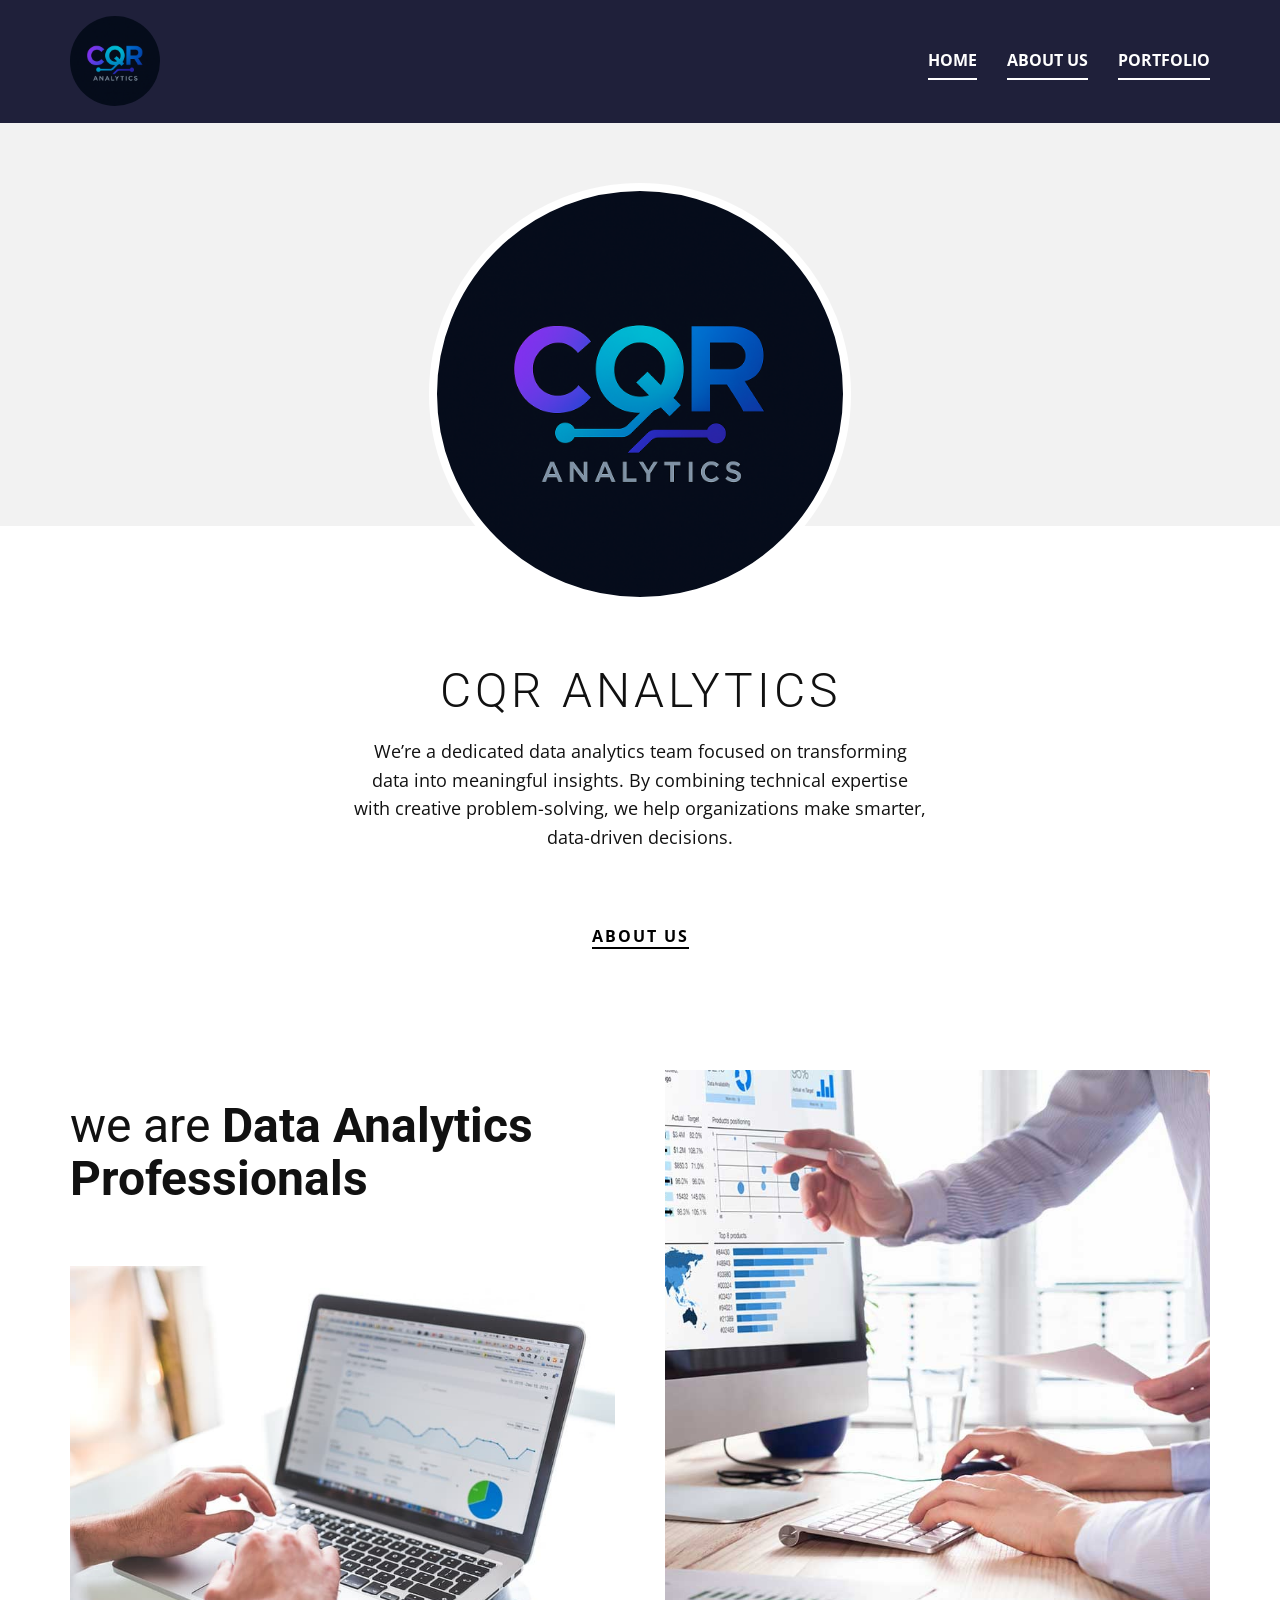
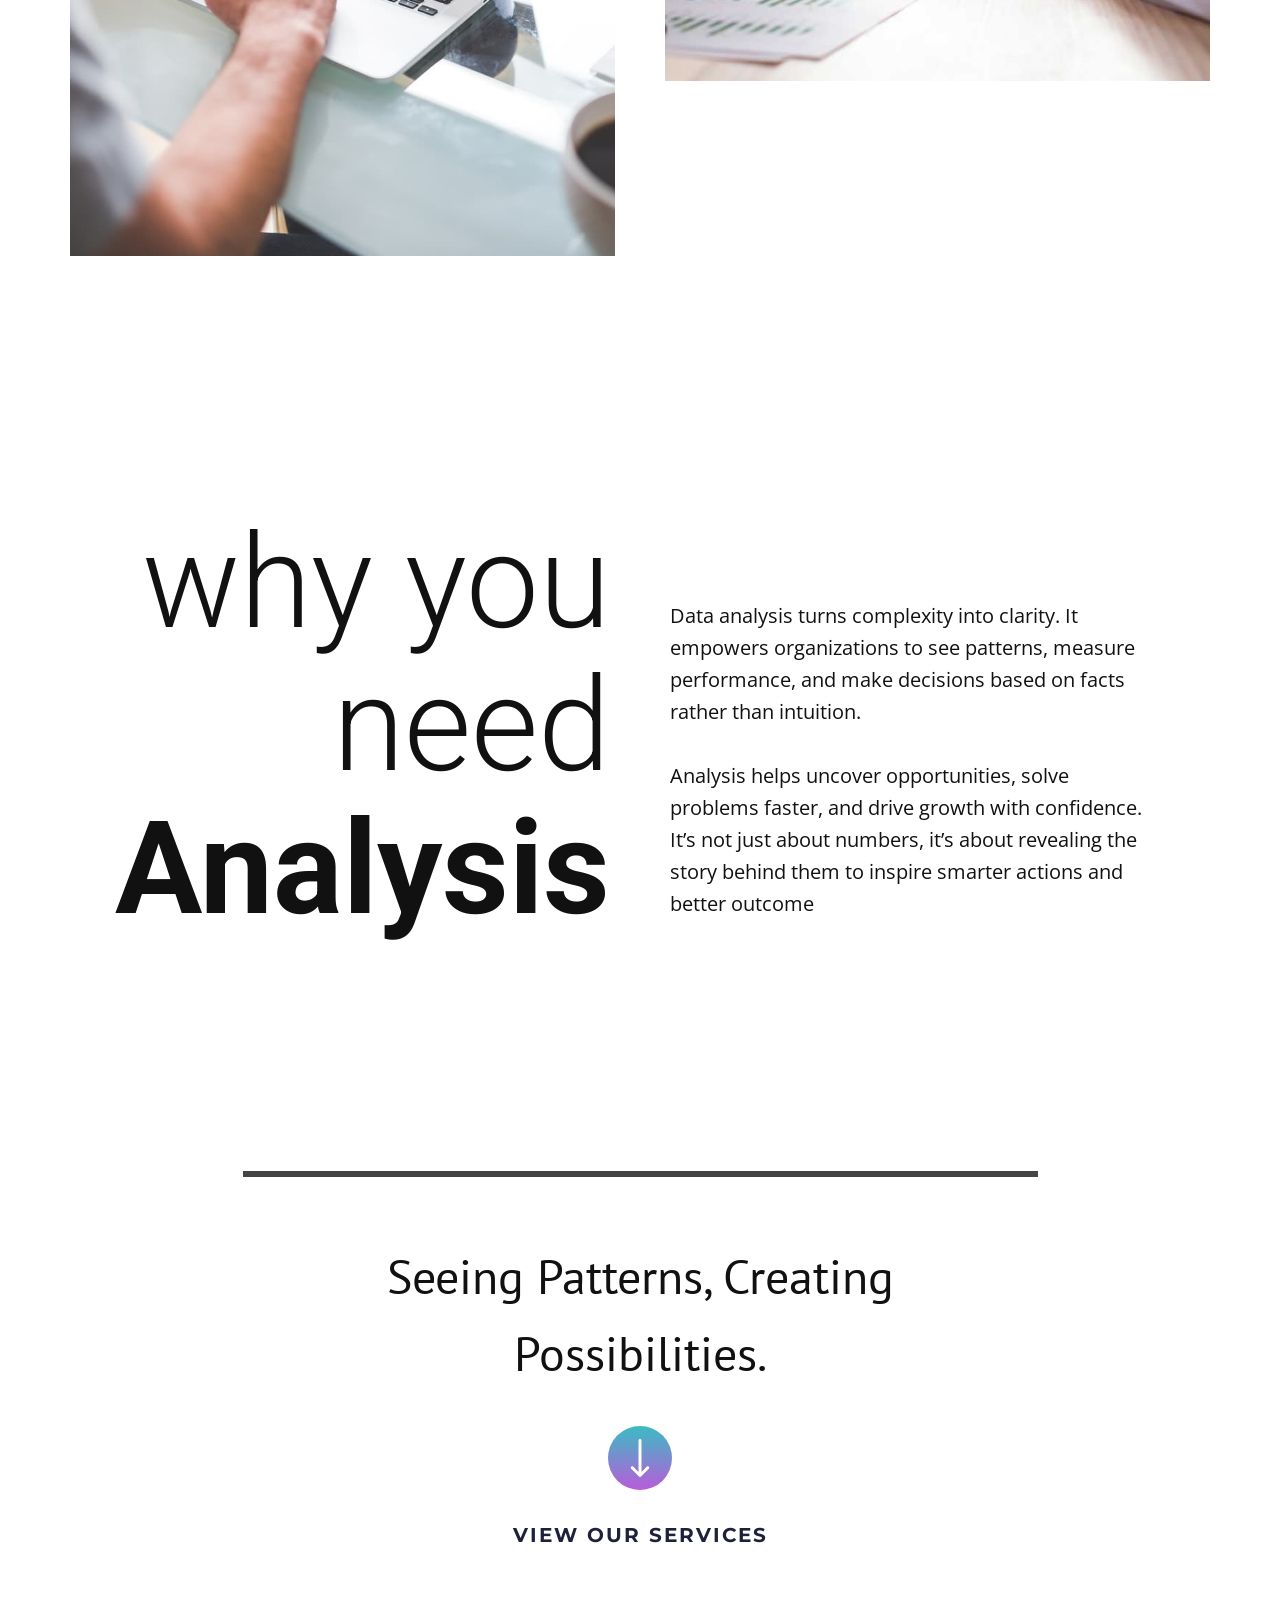
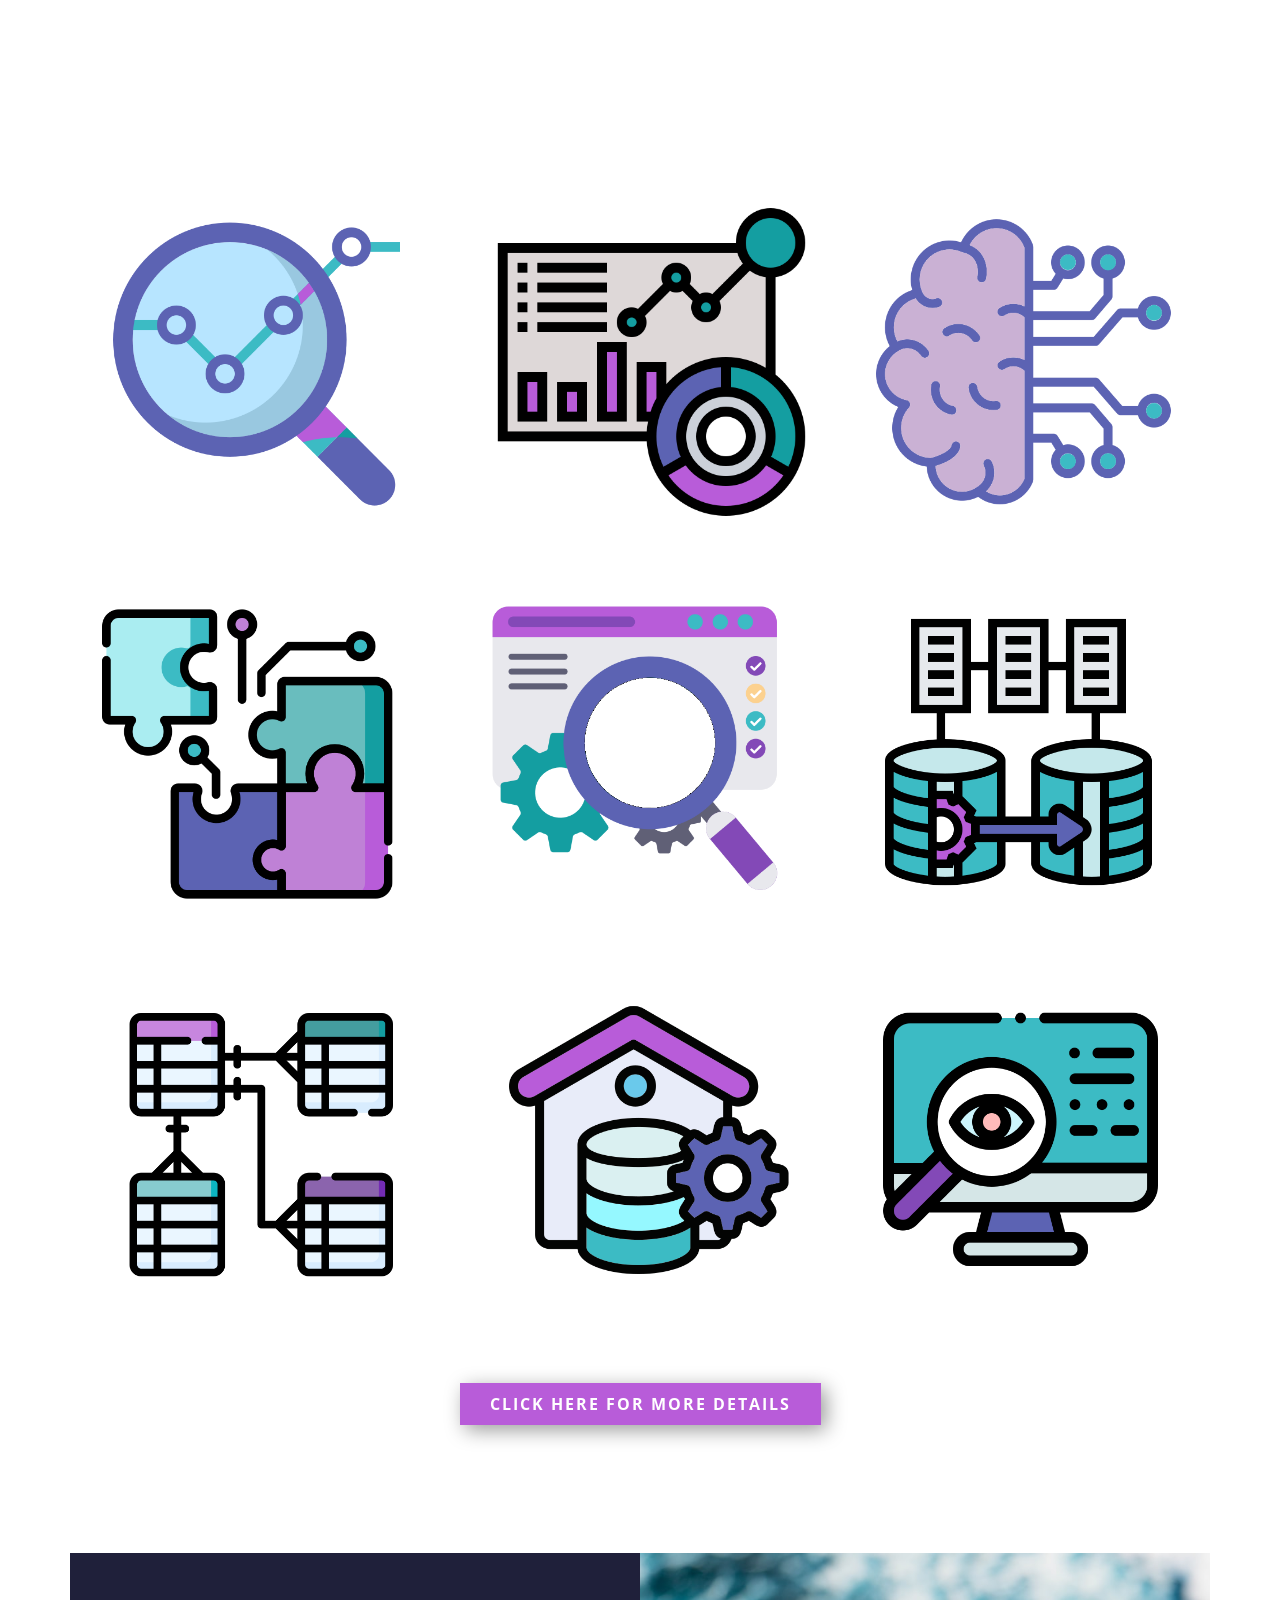
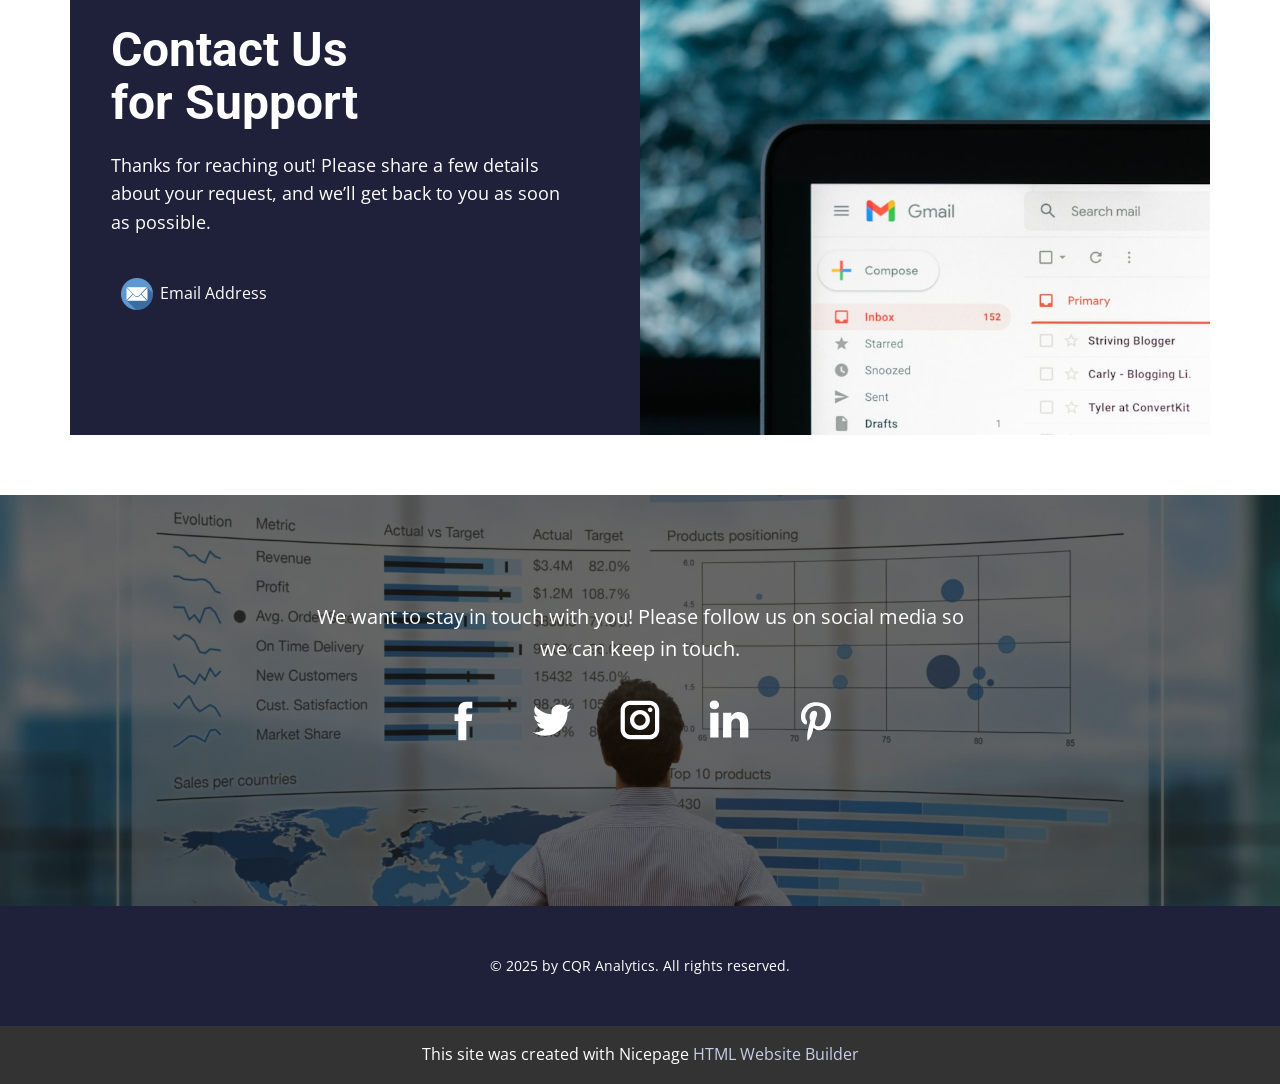
<file: index.html>
<!DOCTYPE html>
<html style="font-size: 16px;" lang="en"><head>
    <meta name="viewport" content="width=device-width, initial-scale=1.0">
    <meta charset="utf-8">
    <meta name="keywords" content="creativestudio, We design People Inspired Experiences that create positive change in people&amp;apos;s lives.">
    <meta name="description" content="">
    <title>Home Page</title>
    <link rel="stylesheet" href="nicepage.css" media="screen">
<link rel="stylesheet" href="index.css" media="screen">
    <script class="u-script" type="text/javascript" src="jquery.js" defer=""></script>
    <script class="u-script" type="text/javascript" src="nicepage.js" defer=""></script>
    <meta name="generator" content="Nicepage 7.15.4, nicepage.com">
    
    
    
    
    
    
    
    
    
    <link id="u-page-google-font" rel="stylesheet" href="https://fonts.googleapis.com/css2?display=swap&amp;family=Roboto:ital,wght@0,100;0,200;0,300;0,400;0,500;0,600;0,700;0,800;0,900;1,100;1,200;1,300;1,400;1,500;1,600;1,700;1,800;1,900&amp;family=Open+Sans:ital,wght@0,300;0,400;0,500;0,600;0,700;0,800;1,300;1,400;1,500;1,600;1,700;1,800&amp;family=PT+Sans:ital,wght@0,400;0,700;1,400;1,700&amp;family=Montserrat:ital,wght@0,100;0,200;0,300;0,400;0,500;0,600;0,700;0,800;0,900;1,100;1,200;1,300;1,400;1,500;1,600;1,700;1,800;1,900">
    <script type="application/ld+json">{
		"@context": "http://schema.org",
		"@type": "Organization",
		"name": "",
		"url": "/"
}</script>
    <meta name="theme-color" content="#1f203a">
    <meta property="og:title" content="Home Page">
    <meta property="og:type" content="website">
    <link rel="canonical" href="/">
  <meta data-intl-tel-input-cdn-path="intlTelInput/"></head>
  <body data-home-page="https://website6582017.nicepage.io/Home-Page.html?version=8b2fddc2-eedc-b033-4fa3-cef9dcf0de4b" data-home-page-title="Home Page" data-path-to-root="/" data-include-products="true" class="cz-color-1118481 cz-color-16777215 u-body u-clearfix u-xl-mode" data-lang="en"><header class="cz-color-16777215 cz-color-3809311 u-clearfix u-header u-palette-1-base u-sticky u-header" id="sec-ab9d"><div class="cz-color-16777215 u-clearfix u-sheet u-valign-middle-lg u-valign-middle-md u-valign-middle-sm u-valign-middle-xs u-sheet-1">
        <nav class="cz-color-16777215 u-menu u-menu-one-level u-offcanvas u-menu-1" data-responsive-from="MD" role="navigation">
          <div class="cz-color-16777215 menu-collapse" style="font-size: 1rem; letter-spacing: 0px; font-weight: 700; text-transform: uppercase;">
            <a class="cz-color-16777215 u-button-style u-custom-active-border-color u-custom-active-color u-custom-border u-custom-border-color u-custom-borders u-custom-hover-border-color u-custom-hover-color u-custom-left-right-menu-spacing u-custom-padding-bottom u-custom-text-active-color u-custom-text-color u-custom-text-decoration u-custom-text-hover-color u-custom-top-bottom-menu-spacing u-hamburger-link u-nav-link u-text-active-palette-1-base u-text-hover-palette-2-base u-text-white" href="#" tabindex="-1" aria-label="Open menu" aria-controls="3b67">
              <svg class="u-svg-link cz-color-16777215" viewBox="0 0 24 24"><use xlink:href="#menu-hamburger" class="cz-color-16777215"></use></svg>
              <svg class="u-svg-content cz-color-16777215" version="1.1" id="menu-hamburger" viewBox="0 0 16 16" x="0px" y="0px" xmlns:xlink="http://www.w3.org/1999/xlink" xmlns="http://www.w3.org/2000/svg"><g class="cz-color-16777215"><rect y="1" width="16" height="2" class="cz-color-16777215"></rect><rect y="7" width="16" height="2" class="cz-color-16777215"></rect><rect y="13" width="16" height="2" class="cz-color-16777215"></rect>
</g></svg>
            </a>
          </div>
          <div class="cz-color-16777215 u-custom-menu u-nav-container">
            <ul role="menubar" class="u-nav u-spacing-30 u-unstyled u-nav-1"><li role="none" class="u-nav-item"><a role="menuitem" class="u-border-2 u-border-active-custom-color-2 u-border-hover-white u-border-no-left u-border-no-right u-border-no-top u-border-white u-button-style u-nav-link u-text-active-custom-color-2 u-text-hover-custom-color-4 u-text-white" href="/" style="padding: 10px 0px;">Home</a>
</li><li role="none" class="u-nav-item"><a role="menuitem" class="u-border-2 u-border-active-custom-color-2 u-border-hover-white u-border-no-left u-border-no-right u-border-no-top u-border-white u-button-style u-nav-link u-text-active-custom-color-2 u-text-hover-custom-color-4 u-text-white" href="/About-Us.html" style="padding: 10px 0px;">About Us</a>
</li><li role="none" class="u-nav-item"><a role="menuitem" class="u-border-2 u-border-active-custom-color-2 u-border-hover-white u-border-no-left u-border-no-right u-border-no-top u-border-white u-button-style u-nav-link u-text-active-custom-color-2 u-text-hover-custom-color-4 u-text-white" href="/Portfolio.html" style="padding: 10px 0px;">Portfolio</a>
</li></ul>
          </div>
          <div class="cz-color-16777215 u-custom-menu u-nav-container-collapse" id="3b67" role="region" aria-label="Menu panel">
            <div class="cz-color-16777215 u-black u-container-style u-inner-container-layout u-opacity u-opacity-95 u-sidenav">
              <div class="cz-color-16777215 u-inner-container-layout u-sidenav-overflow">
                <div class="cz-color-16777215 u-menu-close" tabindex="-1" aria-label="Close menu"></div>
                <ul class="cz-color-16777215 u-align-center u-nav u-popupmenu-items u-unstyled u-nav-2" role="menubar"><li role="none" class="u-nav-item"><a role="menuitem" class="u-button-style u-nav-link" href="/">Home</a>
</li><li role="none" class="u-nav-item"><a role="menuitem" class="u-button-style u-nav-link" href="/About-Us.html">About Us</a>
</li><li role="none" class="u-nav-item"><a role="menuitem" class="u-button-style u-nav-link" href="/Portfolio.html">Portfolio</a>
</li></ul>
              </div>
            </div>
            <div class="cz-color-0 cz-color-16777215 u-black u-menu-overlay u-opacity u-opacity-70"></div>
          </div>
          <style class="menu-style">@media (max-width: 939px) {
                    [data-responsive-from="MD"] .u-nav-container {
                        display: none;
                    }
                    [data-responsive-from="MD"] .menu-collapse {
                        display: block;
                    }
                }</style>
        </nav>
        <img class="u-image u-image-circle u-preserve-proportions u-image-1" src="/images/ChatGPTImageOct27202504_10_44PM.png" alt="" data-image-width="1024" data-image-height="1024">
      </div></header>
    <section class="cz-color-1118481 u-align-center u-clearfix u-container-align-center u-section-1" id="carousel_a717">
      <div class="cz-color-1118481 cz-color-15921906 u-expanded-width u-grey-5 u-shape u-shape-rectangle u-shape-1"></div>
      <div alt="" class="cz-color-1118481 cz-color-16777215 u-border-8 u-border-white u-image u-image-circle u-image-1" data-image-width="1024" data-image-height="1024"></div>
      <h2 class="cz-color-1118481 u-text u-text-1">CQR analytics</h2>
      <p class="cz-color-1118481 u-text u-text-2"> We’re a dedicated data analytics team focused on transforming data into meaningful insights. By combining technical expertise with creative problem-solving, we help organizations make smarter, data-driven decisions.</p>
      <a href="/About-Us.html" data-page-id="131133598" class="cz-color-0 u-active-none u-border-2 u-border-black u-border-no-left u-border-no-right u-border-no-top u-btn u-btn-rectangle u-button-style u-hover-none u-none u-btn-1" title="About Us">About us</a>
    </section>
    <section class="cz-color-1118481 cz-color-15066597 skrollable u-clearfix u-image u-parallax u-valign-top-lg u-section-2" id="sec-7c5b" data-image-width="1344" data-image-height="756">
      <div class="cz-color-1118481 cz-color-16777215 u-expanded-width u-shape u-shape-rectangle u-white u-shape-1"></div>
      <div class="cz-color-1118481 data-layout-selected u-clearfix u-gutter-50 u-layout-wrap u-layout-wrap-1">
        <div class="cz-color-1118481 u-layout">
          <div class="cz-color-1118481 u-layout-row">
            <div class="cz-color-1118481 u-container-style u-layout-cell u-left-cell u-size-30 u-layout-cell-1">
              <div class="cz-color-1118481 u-container-layout u-valign-top u-container-layout-1">
                <h1 class="cz-color-1118481 u-align-left u-text u-text-1">we are&nbsp;<span style="font-weight: 700;" class="cz-color-1118481">Data Analytics Professionals&nbsp;</span>
                </h1>
                <img src="/images/667785c098f648ffabaf3e7d_analytics-gfe5ed07b1_1280.jpeg" alt="" class="cz-color-1118481 u-expanded-width u-image u-image-default u-image-1" data-image-width="1280" data-image-height="853">
              </div>
            </div>
            <div class="cz-color-1118481 u-container-style u-layout-cell u-right-cell u-size-30 u-layout-cell-2">
              <div class="cz-color-1118481 u-container-layout u-container-layout-2">
                <img class="cz-color-1118481 u-expanded-width u-image u-image-2" src="/images/data-analysis-2-ppl.jpg" data-image-width="1250" data-image-height="833">
                <a href="#" class="cz-color-4539717 u-border-2 u-border-white u-btn u-button-style u-none u-text-white u-btn-1">read more</a>
              </div>
            </div>
          </div>
        </div>
      </div>
    </section>
    <section class="cz-color-1118481 cz-color-16777215 u-clearfix u-white u-section-3" id="carousel_96a0">
      <div class="cz-color-1118481 u-clearfix u-sheet u-valign-middle-lg u-valign-middle-md u-sheet-1">
        <div class="cz-color-1118481 data-layout-selected u-clearfix u-expanded-width u-layout-wrap u-layout-wrap-1">
          <div class="cz-color-1118481 u-layout">
            <div class="cz-color-1118481 u-layout-row">
              <div class="cz-color-1118481 u-align-right u-container-align-right u-container-style u-layout-cell u-size-30 u-layout-cell-1">
                <div class="cz-color-1118481 u-container-layout u-container-layout-1">
                  <h1 class="cz-color-1118481 u-text u-text-1">why you need<br class="cz-color-1118481"><span style="font-weight: 700;" class="cz-color-1118481">Analysis</span>
                  </h1>
                </div>
              </div>
              <div class="cz-color-1118481 u-container-style u-layout-cell u-size-30 u-layout-cell-2">
                <div class="cz-color-1118481 u-container-layout u-valign-middle-lg u-valign-middle-md u-valign-middle-sm u-valign-middle-xs u-container-layout-2">
                  <p class="cz-color-1118481 u-text u-text-2"> Data analysis
turns complexity into clarity. It empowers organizations to see
patterns, measure performance, and make decisions based on facts rather than
intuition.&nbsp;<br class="cz-color-1118481">
                    <br class="cz-color-1118481">Analysis helps
uncover opportunities, solve problems faster, and drive growth with confidence.
It’s not just about numbers, it’s about revealing the story behind them to
inspire smarter actions and better outcome
                  </p>
                </div>
              </div>
            </div>
          </div>
        </div>
      </div>
    </section>
    <section class="cz-color-1118481 u-clearfix u-section-4" id="carousel_9d5a">
      <div class="cz-color-1118481 u-clearfix u-sheet u-valign-middle-lg u-valign-middle-md u-valign-middle-sm u-valign-middle-xs u-sheet-1">
        <div class="cz-color-1118481 cz-color-4539717 u-border-6 u-border-grey-dark-1 u-line u-line-horizontal u-line-1"></div>
        <h2 class="cz-color-1118481 u-align-center u-custom-font u-font-pt-sans u-text u-text-1"> Seeing Patterns, Creating Possibilities.</h2><span class="cz-color-3809311 u-gradient u-icon u-icon-circle u-text-white u-icon-1"><svg class="u-svg-link cz-color-3809311" preserveAspectRatio="xMidYMin slice" viewBox="0 0 512 512" style=""><use xlink:href="#svg-1579" class="cz-color-3809311"></use></svg><svg class="u-svg-content cz-color-3809311" viewBox="0 0 512 512" x="0px" y="0px" id="svg-1579" style="enable-background:new 0 0 512 512;"><g class="cz-color-3809311"><g class="cz-color-3809311"><path d="M374.108,373.328c-7.829-7.792-20.492-7.762-28.284,0.067L276,443.557V20c0-11.046-8.954-20-20-20    c-11.046,0-20,8.954-20,20v423.558l-69.824-70.164c-7.792-7.829-20.455-7.859-28.284-0.067c-7.83,7.793-7.859,20.456-0.068,28.285    l104,104.504c0.006,0.007,0.013,0.012,0.019,0.018c7.792,7.809,20.496,7.834,28.314,0.001c0.006-0.007,0.013-0.012,0.019-0.018    l104-104.504C381.966,393.785,381.939,381.121,374.108,373.328z" class="cz-color-3809311"></path>
</g>
</g></svg></span>
        <h5 class="cz-color-1118481 u-align-center u-custom-font u-font-montserrat u-text u-text-2">
          <a class="u-active-none u-border-none u-btn u-button-link u-button-style u-hover-none u-none u-text-palette-1-base u-btn-1" href="/#sec-4a05" data-page-id="6582018">view OUR SERVICES</a>
        </h5>
      </div>
    </section>
    <section class="cz-color-1118481 cz-color-16777215 skrollable u-align-center u-clearfix u-container-align-center u-image u-parallax u-valign-middle-lg u-valign-middle-md u-valign-middle-sm u-valign-middle-xs u-section-5" id="sec-4a05" data-image-width="2000" data-image-height="1333">
      <div class="u-clearfix u-sheet u-valign-middle-lg u-valign-middle-md u-valign-middle-sm u-valign-middle-xs u-sheet-1">
        <div class="cz-color-1118481 u-expanded-width u-gallery u-layout-grid u-lightbox u-show-text-on-hover u-gallery-1" id="carousel-9d44">
          <div class="cz-color-1118481 u-gallery-inner u-gallery-inner-1" role="listbox">
            <div class="cz-color-1118481 u-effect-fade u-effect-hover-zoom u-gallery-item u-gallery-item-1" data-target="_blank">
              <div class="cz-color-1118481 u-back-slide u-back-slide-1" data-image-width="728" data-image-height="692">
                <img class="cz-color-1118481 u-back-image u-expanded" src="/images/analysis2-1.png" alt="Data analysis">
              </div>
              <div class="cz-color-16777215 u-align-center u-over-slide u-shading u-valign-middle u-over-slide-1">
                <h3 class="cz-color-16777215 u-gallery-heading" style="text-transform: uppercase;">Data analysis</h3>
              </div>
            </div>
            <div class="cz-color-1118481 u-effect-fade u-effect-hover-zoom u-gallery-item u-gallery-item-2">
              <div class="cz-color-1118481 u-back-slide u-back-slide-2" data-image-width="645" data-image-height="627">
                <img class="cz-color-1118481 u-back-image u-expanded" src="/images/dashboard2-1.png" alt="Dashboards">
              </div>
              <div class="cz-color-16777215 u-align-center u-over-slide u-shading u-valign-middle u-over-slide-2">
                <h3 class="cz-color-16777215 u-gallery-heading" style="text-transform: uppercase;">Dashboards</h3>
              </div>
            </div>
            <div class="cz-color-1118481 u-effect-fade u-effect-hover-zoom u-gallery-item u-gallery-item-3">
              <div class="cz-color-1118481 u-back-slide u-back-slide-3" data-image-width="726" data-image-height="674">
                <img class="cz-color-1118481 u-back-image u-expanded" src="/images/BI.png" alt="Business intelligence">
              </div>
              <div class="cz-color-16777215 u-align-center u-over-slide u-shading u-valign-middle u-over-slide-3">
                <h3 class="cz-color-16777215 u-gallery-heading" style="text-transform: uppercase;">Business intelligence</h3>
              </div>
            </div>
            <div class="cz-color-1118481 u-effect-fade u-effect-hover-zoom u-gallery-item u-gallery-item-4">
              <div class="cz-color-1118481 u-back-slide u-back-slide-4" data-image-width="755" data-image-height="687">
                <img class="cz-color-1118481 u-back-image u-expanded" src="/images/data-integration2.png" alt="data integration">
              </div>
              <div class="cz-color-16777215 u-align-center u-over-slide u-shading u-valign-middle u-over-slide-4">
                <h3 class="cz-color-16777215 u-gallery-heading" style="text-transform: uppercase;">data integration</h3>
              </div>
            </div>
            <div class="cz-color-1118481 u-effect-fade u-effect-hover-zoom u-gallery-item u-gallery-item-5">
              <div class="cz-color-1118481 u-back-slide u-back-slide-5" data-image-width="752" data-image-height="673">
                <img class="cz-color-1118481 u-back-image u-expanded" src="/images/search-engine2-1.png" alt="data engineering">
              </div>
              <div class="cz-color-16777215 u-align-center u-over-slide u-shading u-valign-middle u-over-slide-5">
                <h3 class="cz-color-16777215 u-gallery-heading" style="text-transform: uppercase;">data engineering</h3>
              </div>
            </div>
            <div class="cz-color-1118481 u-effect-fade u-effect-hover-zoom u-gallery-item u-gallery-item-6">
              <div class="cz-color-1118481 u-back-slide u-back-slide-6" data-image-width="792" data-image-height="722">
                <img class="cz-color-1118481 u-back-image u-expanded" src="/images/data-migration.png" alt="data migration">
              </div>
              <div class="cz-color-16777215 u-align-center u-over-slide u-shading u-valign-middle u-over-slide-6">
                <h3 class="cz-color-16777215 u-gallery-heading" style="text-transform: uppercase;">data migration</h3>
              </div>
            </div>
            <div class="cz-color-1118481 u-effect-fade u-effect-hover-zoom u-gallery-item u-gallery-item-7">
              <div class="cz-color-1118481 u-back-slide u-back-slide-7" data-image-width="781" data-image-height="756">
                <img class="cz-color-1118481 u-back-image u-expanded" src="/images/data-model2.png" alt="data modeling">
              </div>
              <div class="cz-color-16777215 u-align-center u-over-slide u-shading u-valign-middle u-over-slide-7">
                <h3 class="cz-color-16777215 u-gallery-heading" style="text-transform: uppercase;">data modeling</h3>
              </div>
            </div>
            <div class="cz-color-1118481 u-effect-fade u-effect-hover-zoom u-gallery-item u-gallery-item-8">
              <div class="cz-color-1118481 u-back-slide u-back-slide-8" data-image-width="731" data-image-height="690">
                <img class="cz-color-1118481 u-back-image u-expanded" src="/images/data-warehousing2.png" alt="data warehosuing">
              </div>
              <div class="cz-color-16777215 u-align-center u-over-slide u-shading u-valign-middle u-over-slide-8">
                <h3 class="cz-color-16777215 u-gallery-heading" style="text-transform: uppercase;">data warehosuing</h3>
              </div>
            </div>
            <div class="cz-color-1118481 u-effect-fade u-effect-hover-zoom u-gallery-item u-gallery-item-9">
              <div class="cz-color-1118481 u-back-slide u-back-slide-9" data-image-width="786" data-image-height="724">
                <img class="cz-color-1118481 u-back-image u-expanded" src="/images/monitoring.png" alt="monitoring">
              </div>
              <div class="cz-color-16777215 u-align-center u-over-slide u-shading u-valign-middle u-over-slide-9">
                <h3 class="cz-color-16777215 u-gallery-heading" style="text-transform: uppercase;">monitoring</h3>
              </div>
            </div>
          </div>
        </div>
        <a href="/Portfolio.html" data-page-id="602705938" class="cz-color-16777215 cz-color-5088767 u-align-center u-btn u-button-style u-custom-color-4 u-btn-1" title="Projects">Click Here for more details</a>
      </div>
    </section>
    <section class="cz-color-1118481 u-clearfix u-section-6" id="carousel_4f5f">
      <div class="cz-color-1118481 u-clearfix u-sheet u-sheet-1">
        <div class="cz-color-1118481 data-layout-selected u-clearfix u-expanded-width u-layout-wrap u-palette-1-base u-layout-wrap-1">
          <div class="cz-color-1118481 u-layout">
            <div class="cz-color-1118481 u-layout-row">
              <div class="cz-color-1118481 u-align-left u-container-align-left u-container-style u-layout-cell u-size-30 u-layout-cell-1">
                <div class="cz-color-1118481 u-container-layout u-container-layout-1">
                  <h2 class="cz-color-1118481 u-text u-text-1"><b>Contact Us for Support</b>
                  </h2>
                  <p class="u-text u-text-2"> Thanks for reaching out! Please share a few details about your request, and we’ll get back to you as soon as possible.</p><span class="u-file-icon u-icon u-icon-1"><img src="/images/552486.png" alt=""></span>
                  <p class="u-text u-text-3">Email Address</p>
                </div>
              </div>
              <div class="cz-color-1118481 u-align-right u-container-align-center u-container-align-right u-container-style u-image u-layout-cell u-size-30 u-image-1" data-image-width="1280" data-image-height="854">
                <div class="cz-color-1118481 u-container-layout u-valign-bottom-lg u-valign-bottom-md u-valign-middle-sm u-valign-middle-xs u-container-layout-2"></div>
              </div>
            </div>
          </div>
        </div>
      </div>
    </section>
    <section class="cz-color-16777215 u-align-center u-clearfix u-container-align-center u-image u-shading u-section-7" data-image-width="1920" data-image-height="1280" id="sec-77fd">
      <div class="cz-color-16777215 u-clearfix u-sheet u-valign-middle-lg u-valign-middle-md u-valign-middle-sm u-valign-middle-xs u-sheet-1">
        <p class="cz-color-16777215 u-large-text u-text u-text-variant u-text-1">We want to stay in touch with&nbsp;you!&nbsp;Please follow us&nbsp;on&nbsp;social media&nbsp;so we can keep in touch.</p>
        <div class="cz-color-16777215 u-social-icons u-social-icons-1">
          <a class="cz-color-16777215 u-social-url" target="_blank" href=""><span class="cz-color-16777215 u-icon u-icon-circle u-social-facebook u-social-icon u-icon-1"><svg class="u-svg-link cz-color-16777215" preserveAspectRatio="xMidYMin slice" viewBox="0 0 112 112" style=""><use xlink:href="#svg-2cb5" class="cz-color-16777215"></use></svg><svg xmlns="http://www.w3.org/2000/svg" xmlns:xlink="http://www.w3.org/1999/xlink" version="1.1" xml:space="preserve" class="u-svg-content cz-color-16777215" viewBox="0 0 112 112" x="0px" y="0px" id="svg-2cb5"><path d="M75.5,28.8H65.4c-1.5,0-4,0.9-4,4.3v9.4h13.9l-1.5,15.8H61.4v45.1H42.8V58.3h-8.8V42.4h8.8V32.2 c0-7.4,3.4-18.8,18.8-18.8h13.8v15.4H75.5z" class="cz-color-16777215"></path></svg></span>
          </a>
          <a class="cz-color-16777215 u-social-url" target="_blank" href=""><span class="cz-color-16777215 u-icon u-icon-circle u-social-icon u-social-twitter u-icon-2"><svg class="u-svg-link cz-color-16777215" preserveAspectRatio="xMidYMin slice" viewBox="0 0 112 112" style=""><use xlink:href="#svg-6bbf" class="cz-color-16777215"></use></svg><svg xmlns="http://www.w3.org/2000/svg" xmlns:xlink="http://www.w3.org/1999/xlink" version="1.1" xml:space="preserve" class="u-svg-content cz-color-16777215" viewBox="0 0 112 112" x="0px" y="0px" id="svg-6bbf"><path d="M92.2,38.2c0,0.8,0,1.6,0,2.3c0,24.3-18.6,52.4-52.6,52.4c-10.6,0.1-20.2-2.9-28.5-8.2 c1.4,0.2,2.9,0.2,4.4,0.2c8.7,0,16.7-2.9,23-7.9c-8.1-0.2-14.9-5.5-17.3-12.8c1.1,0.2,2.4,0.2,3.4,0.2c1.6,0,3.3-0.2,4.8-0.7 c-8.4-1.6-14.9-9.2-14.9-18c0-0.2,0-0.2,0-0.2c2.5,1.4,5.4,2.2,8.4,2.3c-5-3.3-8.3-8.9-8.3-15.4c0-3.4,1-6.5,2.5-9.2 c9.1,11.1,22.7,18.5,38,19.2c-0.2-1.4-0.4-2.8-0.4-4.3c0.1-10,8.3-18.2,18.5-18.2c5.4,0,10.1,2.2,13.5,5.7c4.3-0.8,8.1-2.3,11.7-4.5 c-1.4,4.3-4.3,7.9-8.1,10.1c3.7-0.4,7.3-1.4,10.6-2.9C98.9,32.3,95.7,35.5,92.2,38.2z" class="cz-color-16777215"></path></svg></span>
          </a>
          <a class="cz-color-16777215 u-social-url" target="_blank" href=""><span class="cz-color-16777215 u-icon u-icon-circle u-social-icon u-social-instagram u-icon-3"><svg class="u-svg-link cz-color-16777215" preserveAspectRatio="xMidYMin slice" viewBox="0 0 112 112" style=""><use xlink:href="#svg-a970" class="cz-color-16777215"></use></svg><svg xmlns="http://www.w3.org/2000/svg" xmlns:xlink="http://www.w3.org/1999/xlink" version="1.1" xml:space="preserve" class="u-svg-content cz-color-16777215" viewBox="0 0 112 112" x="0px" y="0px" id="svg-a970"><path d="M55.9,32.9c-12.8,0-23.2,10.4-23.2,23.2s10.4,23.2,23.2,23.2s23.2-10.4,23.2-23.2S68.7,32.9,55.9,32.9z M55.9,69.4c-7.4,0-13.3-6-13.3-13.3c-0.1-7.4,6-13.3,13.3-13.3s13.3,6,13.3,13.3C69.3,63.5,63.3,69.4,55.9,69.4z" class="cz-color-16777215"></path><path d="M79.7,26.8c-3,0-5.4,2.5-5.4,5.4s2.5,5.4,5.4,5.4c3,0,5.4-2.5,5.4-5.4S82.7,26.8,79.7,26.8z" class="cz-color-16777215"></path><path d="M78.2,11H33.5C21,11,10.8,21.3,10.8,33.7v44.7c0,12.6,10.2,22.8,22.7,22.8h44.7c12.6,0,22.7-10.2,22.7-22.7 V33.7C100.8,21.1,90.6,11,78.2,11z M91,78.4c0,7.1-5.8,12.8-12.8,12.8H33.5c-7.1,0-12.8-5.8-12.8-12.8V33.7 c0-7.1,5.8-12.8,12.8-12.8h44.7c7.1,0,12.8,5.8,12.8,12.8V78.4z" class="cz-color-16777215"></path></svg></span>
          </a>
          <a class="cz-color-16777215 u-social-url" target="_blank" href="#"><span class="cz-color-16777215 u-icon u-icon-circle u-social-icon u-social-linkedin u-icon-4"><svg class="u-svg-link cz-color-16777215" preserveAspectRatio="xMidYMin slice" viewBox="0 0 112 112" style=""><use xlink:href="#svg-f2b5" class="cz-color-16777215"></use></svg><svg xmlns="http://www.w3.org/2000/svg" xmlns:xlink="http://www.w3.org/1999/xlink" version="1.1" xml:space="preserve" class="u-svg-content cz-color-16777215" viewBox="0 0 112 112" x="0px" y="0px" id="svg-f2b5"><path d="M33.8,96.8H14.5v-58h19.3V96.8z M24.1,30.9L24.1,30.9c-6.6,0-10.8-4.5-10.8-10.1c0-5.8,4.3-10.1,10.9-10.1 S34.9,15,35.1,20.8C35.1,26.4,30.8,30.9,24.1,30.9z M103.3,96.8H84.1v-31c0-7.8-2.7-13.1-9.8-13.1c-5.3,0-8.5,3.6-9.9,7.1 c-0.6,1.3-0.6,3-0.6,4.8V97H44.5c0,0,0.3-52.6,0-58h19.3v8.2c2.6-3.9,7.2-9.6,17.4-9.6c12.7,0,22.2,8.4,22.2,26.1V96.8z" class="cz-color-16777215"></path></svg></span>
          </a>
          <a class="cz-color-16777215 u-social-url" target="_blank" href="#"><span class="cz-color-16777215 u-icon u-icon-circle u-social-icon u-social-pinterest u-icon-5"><svg class="u-svg-link cz-color-16777215" preserveAspectRatio="xMidYMin slice" viewBox="0 0 112 112" style=""><use xlink:href="#svg-0427" class="cz-color-16777215"></use></svg><svg xmlns="http://www.w3.org/2000/svg" xmlns:xlink="http://www.w3.org/1999/xlink" version="1.1" xml:space="preserve" class="u-svg-content cz-color-16777215" viewBox="0 0 112 112" x="0px" y="0px" id="svg-0427"><path d="M61.9,79.8c-5.5-0.3-7.8-3.1-12-5.8c-2.3,12.4-5.4,24.3-13.8,30.5c-2.6-18.7,3.8-32.8,6.9-47.7 c-5.1-8.7,0.7-26.2,11.5-21.9c13.5,5.4-11.6,32.3,5.1,35.7c17.6,3.5,24.7-30.5,13.8-41.4c-15.7-16.1-45.7-0.5-42,22.3 c0.9,5.6,6.7,7.2,2.3,15c-10.1-2.2-13-10.2-12.7-20.7c0.6-17.3,15.5-29.3,30.5-31.1c19-2.2,36.8,6.9,39.2,24.7 C93.4,59.5,82.3,81.3,61.9,79.8z" class="cz-color-16777215"></path></svg></span>
          </a>
        </div>
      </div>
    </section>
    
    
    
    <footer class="cz-color-16777215 cz-color-3809311 u-align-center u-clearfix u-container-align-center u-footer u-palette-1-base u-footer" id="sec-0f65"><div class="cz-color-16777215 u-clearfix u-sheet u-sheet-1">
        <p class="cz-color-16777215 u-small-text u-text u-text-variant u-text-1"> © 2025 by CQR Analytics. All rights reserved.</p>
      </div></footer>
    <section class="u-backlink u-clearfix u-grey-80"> This site was created with Nicepage <a href="https://nicepage.com/html-website-builder">HTML Website Builder</a>
    </section>
  
</body></html>
</file>
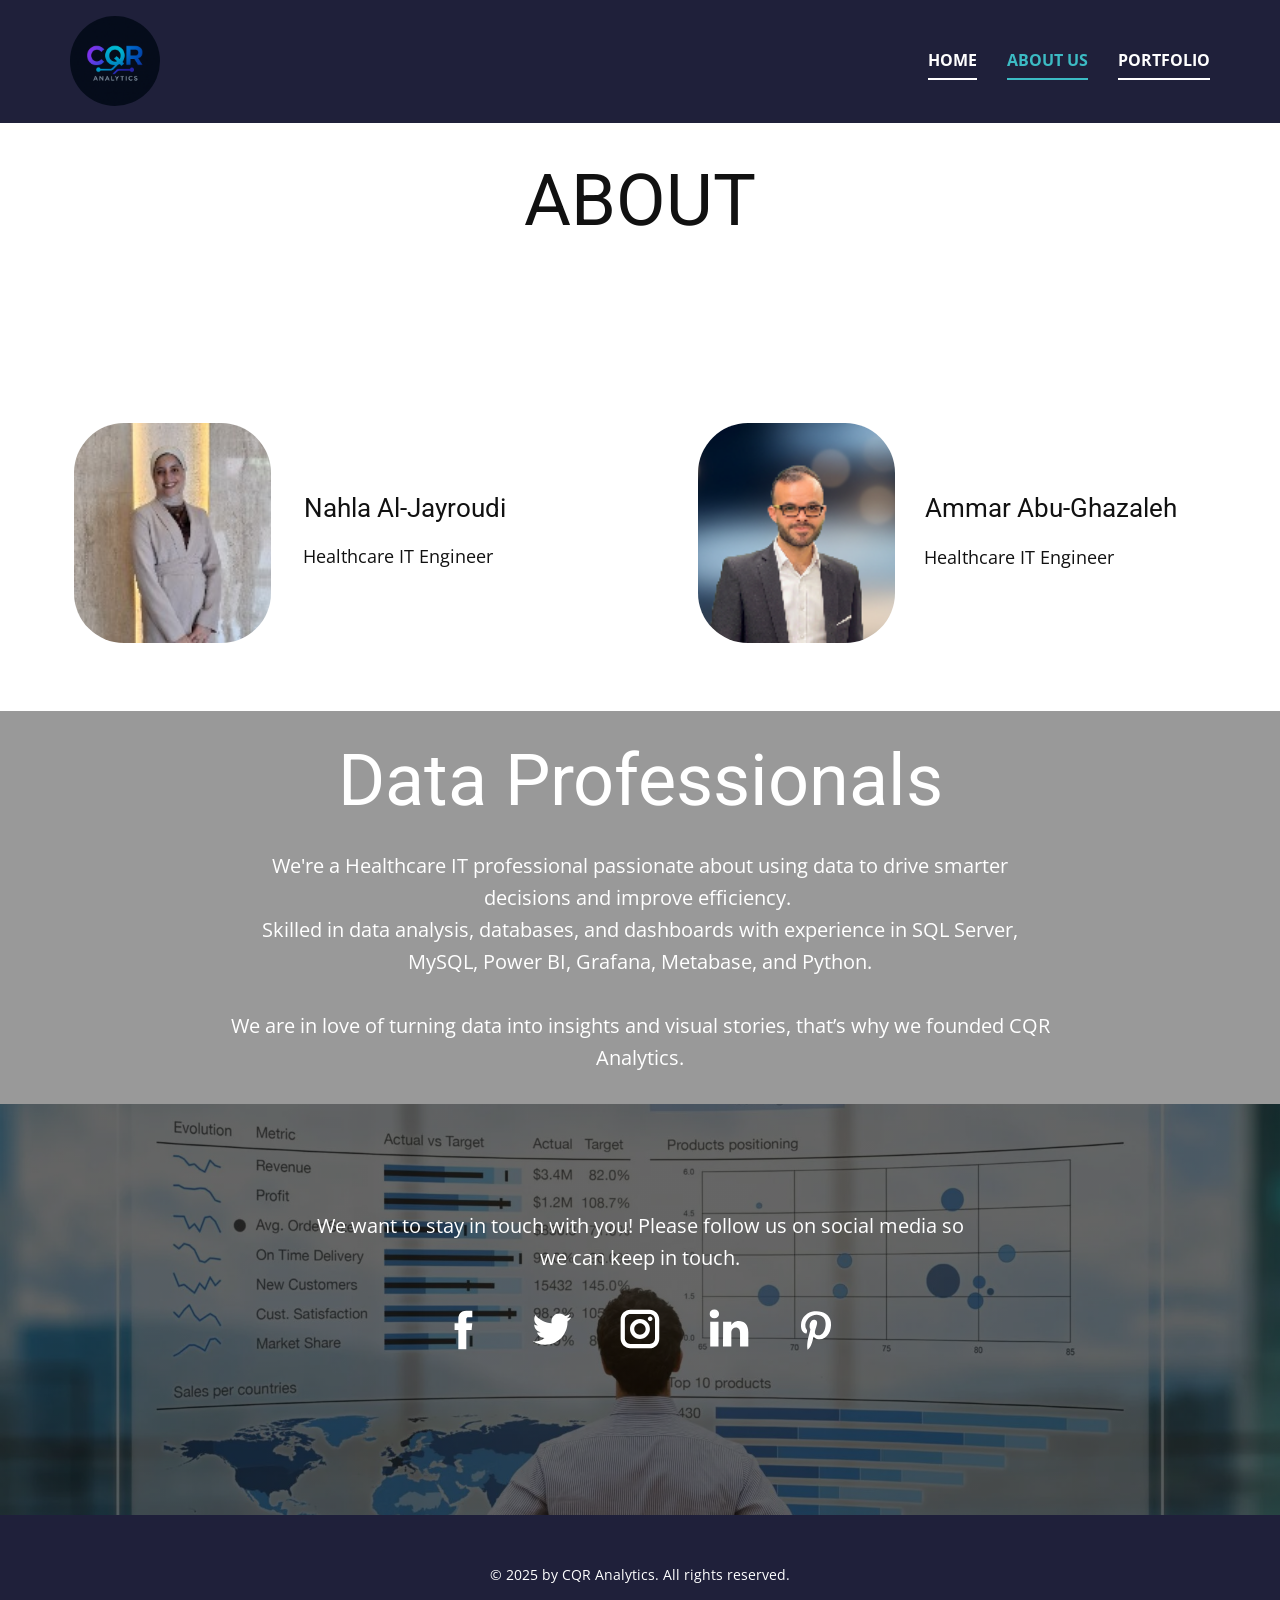
<file: About-Us.html>
<!DOCTYPE html>
<html style="font-size: 16px;" lang="en"><head>
    <meta name="viewport" content="width=device-width, initial-scale=1.0">
    <meta charset="utf-8">
    <meta name="keywords" content="creativestudio, We design People Inspired Experiences that create positive change in people&amp;apos;s lives.">
    <meta name="description" content="">
    <title>About Us</title>
    <link rel="stylesheet" href="nicepage.css" media="screen">
<link rel="stylesheet" href="About-Us.css" media="screen">
    <script class="u-script" type="text/javascript" src="jquery.js" defer=""></script>
    <script class="u-script" type="text/javascript" src="nicepage.js" defer=""></script>
    <meta name="generator" content="Nicepage 7.15.4, nicepage.com">
    
    
    
    
    
    
    <link id="u-page-google-font" rel="stylesheet" href="https://fonts.googleapis.com/css2?display=swap&amp;family=Roboto:ital,wght@0,100;0,200;0,300;0,400;0,500;0,600;0,700;0,800;0,900;1,100;1,200;1,300;1,400;1,500;1,600;1,700;1,800;1,900&amp;family=Open+Sans:ital,wght@0,300;0,400;0,500;0,600;0,700;0,800;1,300;1,400;1,500;1,600;1,700;1,800">
    <script type="application/ld+json">{
		"@context": "http://schema.org",
		"@type": "Organization",
		"name": ""
}</script>
    <meta name="theme-color" content="#1f203a">
    <meta property="og:title" content="About Us">
    <meta property="og:type" content="website">
  <meta data-intl-tel-input-cdn-path="intlTelInput/"></head>
  <body data-path-to-root="/" data-include-products="true" class="cz-color-1118481 cz-color-16777215 u-body u-clearfix u-xl-mode" data-lang="en"><header class="cz-color-16777215 cz-color-3809311 u-clearfix u-header u-palette-1-base u-sticky u-header" id="sec-ab9d"><div class="cz-color-16777215 u-clearfix u-sheet u-valign-middle-lg u-valign-middle-md u-valign-middle-sm u-valign-middle-xs u-sheet-1">
        <nav class="cz-color-16777215 u-menu u-menu-one-level u-offcanvas u-menu-1" data-responsive-from="MD" role="navigation">
          <div class="cz-color-16777215 menu-collapse" style="font-size: 1rem; letter-spacing: 0px; font-weight: 700; text-transform: uppercase;">
            <a class="cz-color-16777215 u-button-style u-custom-active-border-color u-custom-active-color u-custom-border u-custom-border-color u-custom-borders u-custom-hover-border-color u-custom-hover-color u-custom-left-right-menu-spacing u-custom-padding-bottom u-custom-text-active-color u-custom-text-color u-custom-text-decoration u-custom-text-hover-color u-custom-top-bottom-menu-spacing u-hamburger-link u-nav-link u-text-active-palette-1-base u-text-hover-palette-2-base u-text-white" href="#" tabindex="-1" aria-label="Open menu" aria-controls="3b67">
              <svg class="u-svg-link cz-color-16777215" viewBox="0 0 24 24"><use xlink:href="#menu-hamburger" class="cz-color-16777215"></use></svg>
              <svg class="u-svg-content cz-color-16777215" version="1.1" id="menu-hamburger" viewBox="0 0 16 16" x="0px" y="0px" xmlns:xlink="http://www.w3.org/1999/xlink" xmlns="http://www.w3.org/2000/svg"><g class="cz-color-16777215"><rect y="1" width="16" height="2" class="cz-color-16777215"></rect><rect y="7" width="16" height="2" class="cz-color-16777215"></rect><rect y="13" width="16" height="2" class="cz-color-16777215"></rect>
</g></svg>
            </a>
          </div>
          <div class="cz-color-16777215 u-custom-menu u-nav-container">
            <ul role="menubar" class="u-nav u-spacing-30 u-unstyled u-nav-1"><li role="none" class="u-nav-item"><a role="menuitem" class="u-border-2 u-border-active-custom-color-2 u-border-hover-white u-border-no-left u-border-no-right u-border-no-top u-border-white u-button-style u-nav-link u-text-active-custom-color-2 u-text-hover-custom-color-4 u-text-white" href="/" style="padding: 10px 0px;">Home</a>
</li><li role="none" class="u-nav-item"><a role="menuitem" class="u-border-2 u-border-active-custom-color-2 u-border-hover-white u-border-no-left u-border-no-right u-border-no-top u-border-white u-button-style u-nav-link u-text-active-custom-color-2 u-text-hover-custom-color-4 u-text-white" href="/About-Us.html" style="padding: 10px 0px;">About Us</a>
</li><li role="none" class="u-nav-item"><a role="menuitem" class="u-border-2 u-border-active-custom-color-2 u-border-hover-white u-border-no-left u-border-no-right u-border-no-top u-border-white u-button-style u-nav-link u-text-active-custom-color-2 u-text-hover-custom-color-4 u-text-white" href="/Portfolio.html" style="padding: 10px 0px;">Portfolio</a>
</li></ul>
          </div>
          <div class="cz-color-16777215 u-custom-menu u-nav-container-collapse" id="3b67" role="region" aria-label="Menu panel">
            <div class="cz-color-16777215 u-black u-container-style u-inner-container-layout u-opacity u-opacity-95 u-sidenav">
              <div class="cz-color-16777215 u-inner-container-layout u-sidenav-overflow">
                <div class="cz-color-16777215 u-menu-close" tabindex="-1" aria-label="Close menu"></div>
                <ul class="cz-color-16777215 u-align-center u-nav u-popupmenu-items u-unstyled u-nav-2" role="menubar"><li role="none" class="u-nav-item"><a role="menuitem" class="u-button-style u-nav-link" href="/">Home</a>
</li><li role="none" class="u-nav-item"><a role="menuitem" class="u-button-style u-nav-link" href="/About-Us.html">About Us</a>
</li><li role="none" class="u-nav-item"><a role="menuitem" class="u-button-style u-nav-link" href="/Portfolio.html">Portfolio</a>
</li></ul>
              </div>
            </div>
            <div class="cz-color-0 cz-color-16777215 u-black u-menu-overlay u-opacity u-opacity-70"></div>
          </div>
          <style class="menu-style">@media (max-width: 939px) {
                    [data-responsive-from="MD"] .u-nav-container {
                        display: none;
                    }
                    [data-responsive-from="MD"] .menu-collapse {
                        display: block;
                    }
                }</style>
        </nav>
        <img class="u-image u-image-circle u-preserve-proportions u-image-1" src="/images/ChatGPTImageOct27202504_10_44PM.png" alt="" data-image-width="1024" data-image-height="1024">
      </div></header>
    <section class="u-clearfix u-section-1" id="block-1">
      <div class="u-clearfix u-sheet u-valign-middle-lg u-valign-middle-md u-valign-middle-sm u-valign-middle-xs u-sheet-1">
        <h1 class="u-text u-text-default u-title u-text-1">ABOUT</h1>
      </div>
    </section>
    <section class="cz-color-1118481 cz-color-15066597 u-clearfix u-valign-top-lg u-section-2" id="sec-7c5b" data-image-width="2000" data-image-height="1333">
      <div class="cz-color-1118481 cz-color-16777215 u-expanded-width u-shape u-shape-rectangle u-white u-shape-1"></div>
      <div class="cz-color-1118481 data-layout-selected u-clearfix u-gutter-50 u-layout-wrap u-layout-wrap-1">
        <div class="cz-color-1118481 u-layout" style="">
          <div class="cz-color-1118481 u-layout-row" style="">
            <div class="cz-color-1118481 u-container-style u-layout-cell u-left-cell u-shape-rectangle u-size-30 u-layout-cell-1">
              <div class="cz-color-1118481 u-container-layout u-container-layout-1">
                <div class="u-clearfix u-group-elements u-group-elements-1">
                  <h1 class="u-align-left u-text u-text-default u-text-1">Nahla Al-Jayroudi</h1>
                  <p class="u-align-left u-text u-text-2">Healthcare IT Engineer </p>
                </div>
                <img class="custom-expanded cz-color-1118481 u-align-center u-image u-image-round u-radius u-image-1" data-image-width="138" data-image-height="150" src="/images/20250723_120652.jpg">
              </div>
            </div>
            <div class="cz-color-1118481 u-container-style u-layout-cell u-right-cell u-shape-rectangle u-size-30 u-layout-cell-2">
              <div class="cz-color-1118481 u-container-layout u-container-layout-2">
                <div class="u-clearfix u-group-elements u-group-elements-2">
                  <h1 class="u-align-left u-text u-text-default u-text-3">Ammar Abu-Ghazaleh</h1>
                  <p class="u-align-left u-text u-text-4"> Healthcare IT Engineer </p>
                </div>
                <img class="custom-expanded cz-color-1118481 u-align-center u-image u-image-round u-radius u-image-2" data-image-width="150" data-image-height="150" src="/images/Gemini_Generated_Image_p6xupgp6xupgp6xu.png">
              </div>
            </div>
          </div>
        </div>
      </div>
    </section>
    <section class="u-align-center u-clearfix u-container-align-center u-image u-shading u-section-3" id="block-2" data-image-width="1500" data-image-height="841">
      <div class="u-clearfix u-sheet u-valign-middle u-sheet-1">
        <h1 class="u-align-center u-text u-text-default u-title u-text-1">Data Professionals</h1>
        <p class="u-align-center u-large-text u-text u-text-variant u-text-2"> We're a Healthcare IT professional passionate about using data to drive smarter decisions and improve efficiency.&nbsp;<br>Skilled in data analysis, databases, and dashboards with experience in SQL Server, MySQL, Power BI, Grafana, Metabase, and Python.<br>
          <br>We are in love of turning data into insights and visual stories, that’s why we founded CQR Analytics.
        </p>
      </div>
    </section>
    <section class="cz-color-16777215 u-align-center u-clearfix u-container-align-center u-image u-shading u-section-4" data-image-width="1920" data-image-height="1280" id="sec-77fd">
      <div class="cz-color-16777215 u-clearfix u-sheet u-valign-middle-lg u-valign-middle-md u-valign-middle-sm u-valign-middle-xs u-sheet-1">
        <p class="cz-color-16777215 u-large-text u-text u-text-variant u-text-1">We want to stay in touch with&nbsp;you!&nbsp;Please follow us&nbsp;on&nbsp;social media&nbsp;so we can keep in touch.</p>
        <div class="cz-color-16777215 u-social-icons u-social-icons-1">
          <a class="cz-color-16777215 u-social-url" target="_blank" href=""><span class="cz-color-16777215 u-icon u-icon-circle u-social-facebook u-social-icon u-icon-1"><svg class="u-svg-link cz-color-16777215" preserveAspectRatio="xMidYMin slice" viewBox="0 0 112 112" style=""><use xlink:href="#svg-2cb5" class="cz-color-16777215"></use></svg><svg xmlns="http://www.w3.org/2000/svg" xmlns:xlink="http://www.w3.org/1999/xlink" version="1.1" xml:space="preserve" class="u-svg-content cz-color-16777215" viewBox="0 0 112 112" x="0px" y="0px" id="svg-2cb5"><path d="M75.5,28.8H65.4c-1.5,0-4,0.9-4,4.3v9.4h13.9l-1.5,15.8H61.4v45.1H42.8V58.3h-8.8V42.4h8.8V32.2 c0-7.4,3.4-18.8,18.8-18.8h13.8v15.4H75.5z" class="cz-color-16777215"></path></svg></span>
          </a>
          <a class="cz-color-16777215 u-social-url" target="_blank" href=""><span class="cz-color-16777215 u-icon u-icon-circle u-social-icon u-social-twitter u-icon-2"><svg class="u-svg-link cz-color-16777215" preserveAspectRatio="xMidYMin slice" viewBox="0 0 112 112" style=""><use xlink:href="#svg-6bbf" class="cz-color-16777215"></use></svg><svg xmlns="http://www.w3.org/2000/svg" xmlns:xlink="http://www.w3.org/1999/xlink" version="1.1" xml:space="preserve" class="u-svg-content cz-color-16777215" viewBox="0 0 112 112" x="0px" y="0px" id="svg-6bbf"><path d="M92.2,38.2c0,0.8,0,1.6,0,2.3c0,24.3-18.6,52.4-52.6,52.4c-10.6,0.1-20.2-2.9-28.5-8.2 c1.4,0.2,2.9,0.2,4.4,0.2c8.7,0,16.7-2.9,23-7.9c-8.1-0.2-14.9-5.5-17.3-12.8c1.1,0.2,2.4,0.2,3.4,0.2c1.6,0,3.3-0.2,4.8-0.7 c-8.4-1.6-14.9-9.2-14.9-18c0-0.2,0-0.2,0-0.2c2.5,1.4,5.4,2.2,8.4,2.3c-5-3.3-8.3-8.9-8.3-15.4c0-3.4,1-6.5,2.5-9.2 c9.1,11.1,22.7,18.5,38,19.2c-0.2-1.4-0.4-2.8-0.4-4.3c0.1-10,8.3-18.2,18.5-18.2c5.4,0,10.1,2.2,13.5,5.7c4.3-0.8,8.1-2.3,11.7-4.5 c-1.4,4.3-4.3,7.9-8.1,10.1c3.7-0.4,7.3-1.4,10.6-2.9C98.9,32.3,95.7,35.5,92.2,38.2z" class="cz-color-16777215"></path></svg></span>
          </a>
          <a class="cz-color-16777215 u-social-url" target="_blank" href=""><span class="cz-color-16777215 u-icon u-icon-circle u-social-icon u-social-instagram u-icon-3"><svg class="u-svg-link cz-color-16777215" preserveAspectRatio="xMidYMin slice" viewBox="0 0 112 112" style=""><use xlink:href="#svg-a970" class="cz-color-16777215"></use></svg><svg xmlns="http://www.w3.org/2000/svg" xmlns:xlink="http://www.w3.org/1999/xlink" version="1.1" xml:space="preserve" class="u-svg-content cz-color-16777215" viewBox="0 0 112 112" x="0px" y="0px" id="svg-a970"><path d="M55.9,32.9c-12.8,0-23.2,10.4-23.2,23.2s10.4,23.2,23.2,23.2s23.2-10.4,23.2-23.2S68.7,32.9,55.9,32.9z M55.9,69.4c-7.4,0-13.3-6-13.3-13.3c-0.1-7.4,6-13.3,13.3-13.3s13.3,6,13.3,13.3C69.3,63.5,63.3,69.4,55.9,69.4z" class="cz-color-16777215"></path><path d="M79.7,26.8c-3,0-5.4,2.5-5.4,5.4s2.5,5.4,5.4,5.4c3,0,5.4-2.5,5.4-5.4S82.7,26.8,79.7,26.8z" class="cz-color-16777215"></path><path d="M78.2,11H33.5C21,11,10.8,21.3,10.8,33.7v44.7c0,12.6,10.2,22.8,22.7,22.8h44.7c12.6,0,22.7-10.2,22.7-22.7 V33.7C100.8,21.1,90.6,11,78.2,11z M91,78.4c0,7.1-5.8,12.8-12.8,12.8H33.5c-7.1,0-12.8-5.8-12.8-12.8V33.7 c0-7.1,5.8-12.8,12.8-12.8h44.7c7.1,0,12.8,5.8,12.8,12.8V78.4z" class="cz-color-16777215"></path></svg></span>
          </a>
          <a class="cz-color-16777215 u-social-url" target="_blank" href="#"><span class="cz-color-16777215 u-icon u-icon-circle u-social-icon u-social-linkedin u-icon-4"><svg class="u-svg-link cz-color-16777215" preserveAspectRatio="xMidYMin slice" viewBox="0 0 112 112" style=""><use xlink:href="#svg-f2b5" class="cz-color-16777215"></use></svg><svg xmlns="http://www.w3.org/2000/svg" xmlns:xlink="http://www.w3.org/1999/xlink" version="1.1" xml:space="preserve" class="u-svg-content cz-color-16777215" viewBox="0 0 112 112" x="0px" y="0px" id="svg-f2b5"><path d="M33.8,96.8H14.5v-58h19.3V96.8z M24.1,30.9L24.1,30.9c-6.6,0-10.8-4.5-10.8-10.1c0-5.8,4.3-10.1,10.9-10.1 S34.9,15,35.1,20.8C35.1,26.4,30.8,30.9,24.1,30.9z M103.3,96.8H84.1v-31c0-7.8-2.7-13.1-9.8-13.1c-5.3,0-8.5,3.6-9.9,7.1 c-0.6,1.3-0.6,3-0.6,4.8V97H44.5c0,0,0.3-52.6,0-58h19.3v8.2c2.6-3.9,7.2-9.6,17.4-9.6c12.7,0,22.2,8.4,22.2,26.1V96.8z" class="cz-color-16777215"></path></svg></span>
          </a>
          <a class="cz-color-16777215 u-social-url" target="_blank" href="#"><span class="cz-color-16777215 u-icon u-icon-circle u-social-icon u-social-pinterest u-icon-5"><svg class="u-svg-link cz-color-16777215" preserveAspectRatio="xMidYMin slice" viewBox="0 0 112 112" style=""><use xlink:href="#svg-0427" class="cz-color-16777215"></use></svg><svg xmlns="http://www.w3.org/2000/svg" xmlns:xlink="http://www.w3.org/1999/xlink" version="1.1" xml:space="preserve" class="u-svg-content cz-color-16777215" viewBox="0 0 112 112" x="0px" y="0px" id="svg-0427"><path d="M61.9,79.8c-5.5-0.3-7.8-3.1-12-5.8c-2.3,12.4-5.4,24.3-13.8,30.5c-2.6-18.7,3.8-32.8,6.9-47.7 c-5.1-8.7,0.7-26.2,11.5-21.9c13.5,5.4-11.6,32.3,5.1,35.7c17.6,3.5,24.7-30.5,13.8-41.4c-15.7-16.1-45.7-0.5-42,22.3 c0.9,5.6,6.7,7.2,2.3,15c-10.1-2.2-13-10.2-12.7-20.7c0.6-17.3,15.5-29.3,30.5-31.1c19-2.2,36.8,6.9,39.2,24.7 C93.4,59.5,82.3,81.3,61.9,79.8z" class="cz-color-16777215"></path></svg></span>
          </a>
        </div>
      </div>
    </section>
    
    
    
    <footer class="cz-color-16777215 cz-color-3809311 u-align-center u-clearfix u-container-align-center u-footer u-palette-1-base u-footer" id="sec-0f65"><div class="cz-color-16777215 u-clearfix u-sheet u-sheet-1">
        <p class="cz-color-16777215 u-small-text u-text u-text-variant u-text-1"> © 2025 by CQR Analytics. All rights reserved.</p>
      </div></footer>
    <section class="u-backlink u-clearfix u-grey-80"></section>
  
</body></html>
</file>
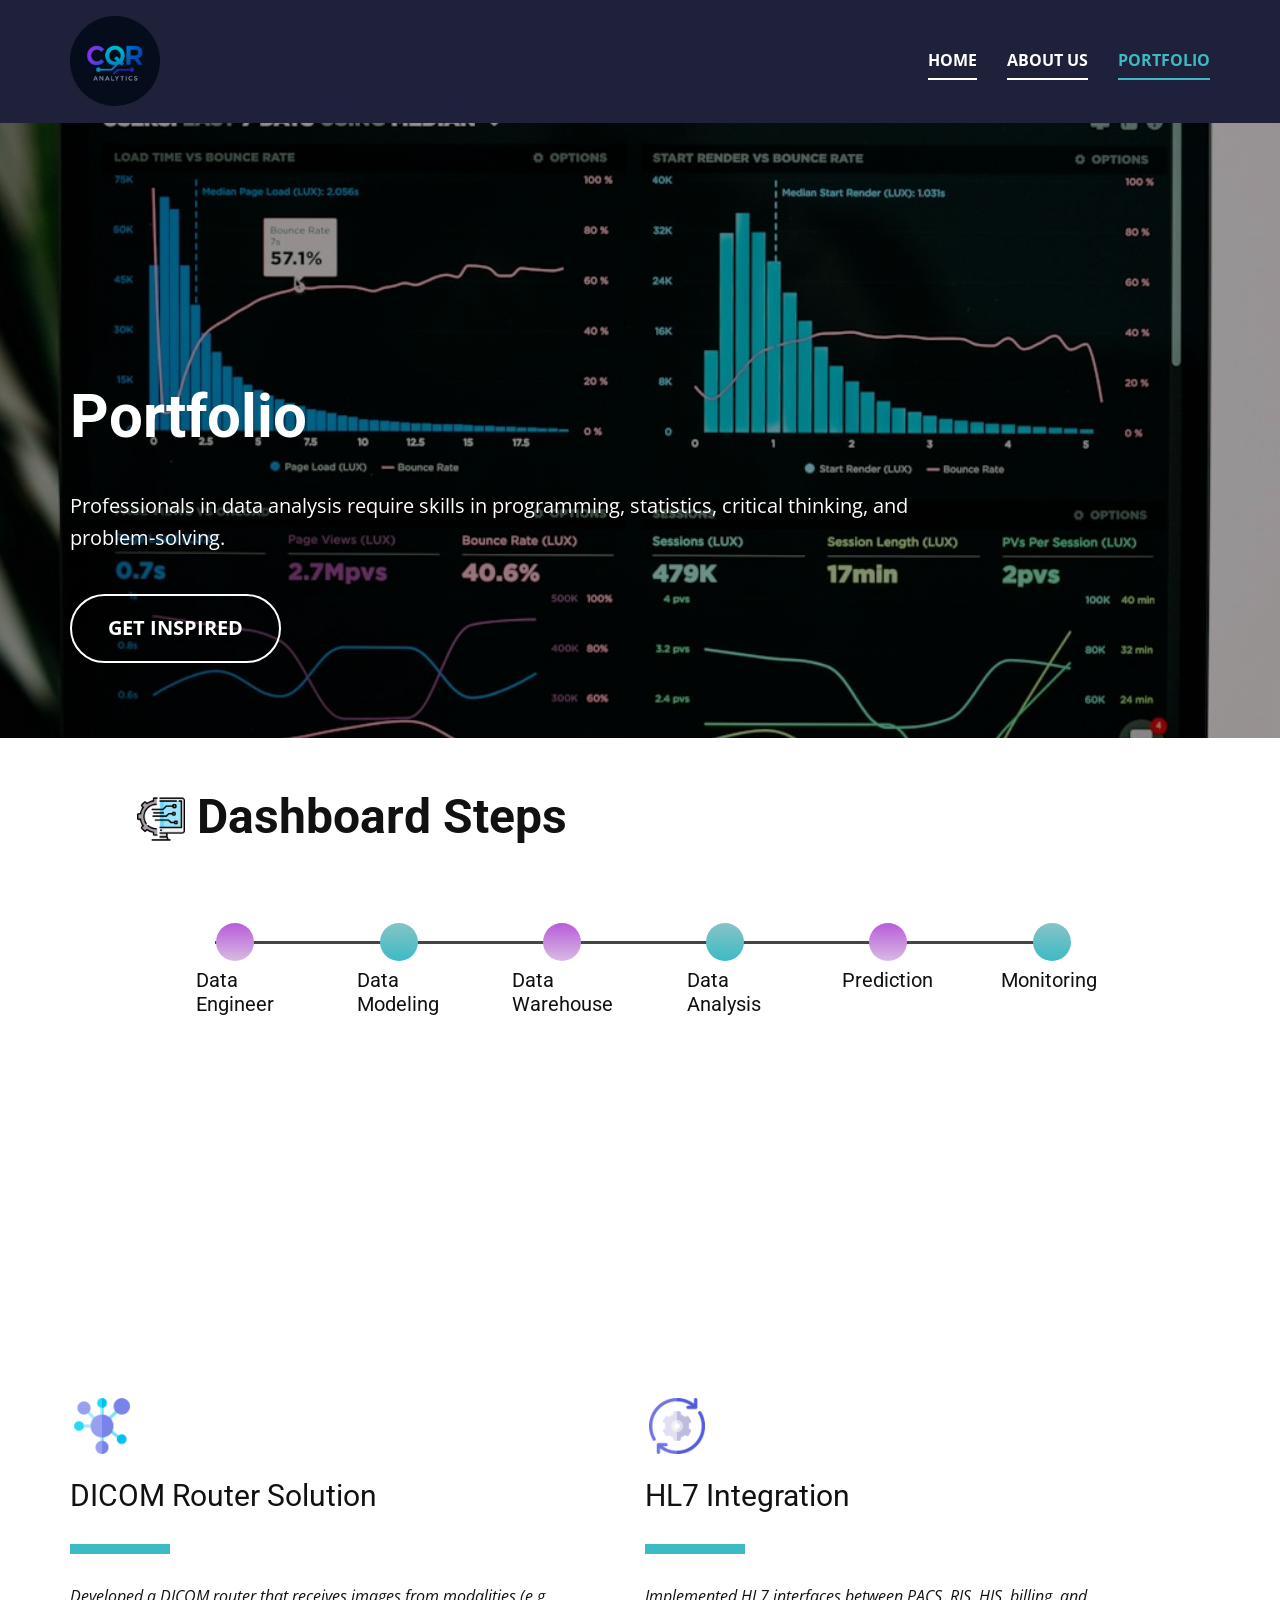
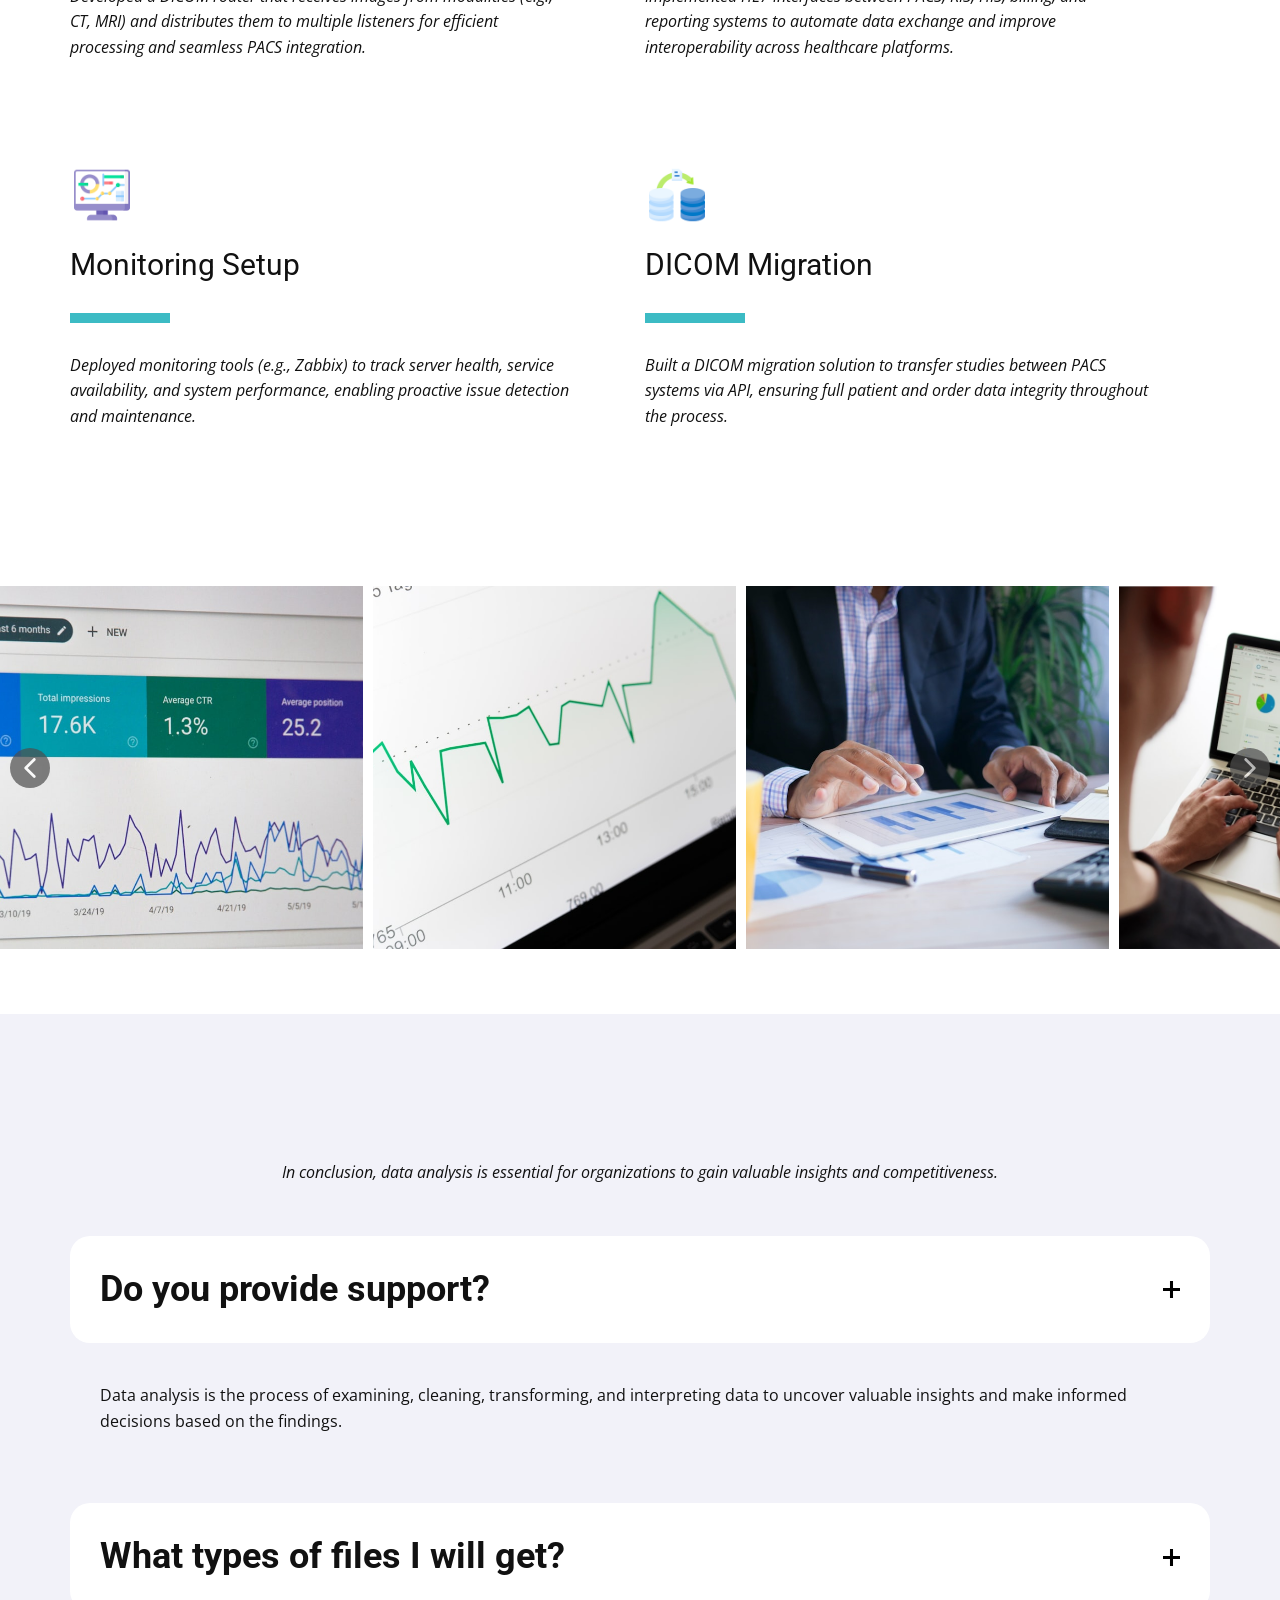
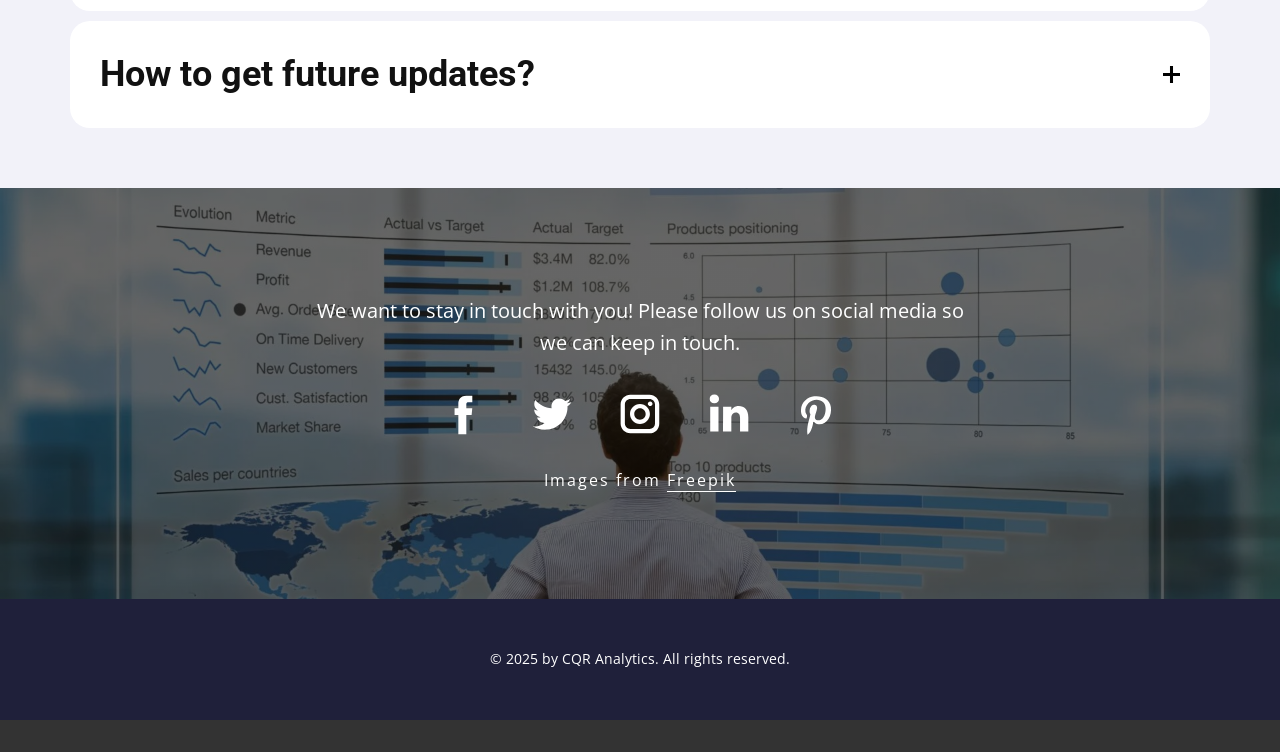
<file: Portfolio.html>
<!DOCTYPE html>
<html style="font-size: 16px;" lang="en"><head>
    <meta name="viewport" content="width=device-width, initial-scale=1.0">
    <meta charset="utf-8">
    <meta name="keywords" content="creativestudio, We design People Inspired Experiences that create positive change in people&amp;apos;s lives.">
    <meta name="description" content="">
    <title>Portfolio</title>
    <link rel="stylesheet" href="nicepage.css" media="screen">
<link rel="stylesheet" href="Portfolio.css" media="screen">
    <script class="u-script" type="text/javascript" src="jquery.js" defer=""></script>
    <script class="u-script" type="text/javascript" src="nicepage.js" defer=""></script>
    <meta name="generator" content="Nicepage 7.15.4, nicepage.com">
    
    
    
    
    
    
    
    
    <link id="u-page-google-font" rel="stylesheet" href="https://fonts.googleapis.com/css2?display=swap&amp;family=Roboto:ital,wght@0,100;0,200;0,300;0,400;0,500;0,600;0,700;0,800;0,900;1,100;1,200;1,300;1,400;1,500;1,600;1,700;1,800;1,900&amp;family=Open+Sans:ital,wght@0,300;0,400;0,500;0,600;0,700;0,800;1,300;1,400;1,500;1,600;1,700;1,800">
    <script type="application/ld+json">{
		"@context": "http://schema.org",
		"@type": "Organization",
		"name": ""
}</script>
    <meta name="theme-color" content="#1f203a">
    <meta property="og:title" content="Portfolio">
    <meta property="og:type" content="website">
  <meta data-intl-tel-input-cdn-path="intlTelInput/"></head>
  <body data-path-to-root="/" data-include-products="true" class="cz-color-1118481 cz-color-16777215 u-body u-clearfix u-xl-mode" data-lang="en"><header class="cz-color-16777215 cz-color-3809311 u-clearfix u-header u-palette-1-base u-sticky u-header" id="sec-ab9d"><div class="cz-color-16777215 u-clearfix u-sheet u-valign-middle-lg u-valign-middle-md u-valign-middle-sm u-valign-middle-xs u-sheet-1">
        <nav class="cz-color-16777215 u-menu u-menu-one-level u-offcanvas u-menu-1" data-responsive-from="MD" role="navigation">
          <div class="cz-color-16777215 menu-collapse" style="font-size: 1rem; letter-spacing: 0px; font-weight: 700; text-transform: uppercase;">
            <a class="cz-color-16777215 u-button-style u-custom-active-border-color u-custom-active-color u-custom-border u-custom-border-color u-custom-borders u-custom-hover-border-color u-custom-hover-color u-custom-left-right-menu-spacing u-custom-padding-bottom u-custom-text-active-color u-custom-text-color u-custom-text-decoration u-custom-text-hover-color u-custom-top-bottom-menu-spacing u-hamburger-link u-nav-link u-text-active-palette-1-base u-text-hover-palette-2-base u-text-white" href="#" tabindex="-1" aria-label="Open menu" aria-controls="3b67">
              <svg class="u-svg-link cz-color-16777215" viewBox="0 0 24 24"><use xlink:href="#menu-hamburger" class="cz-color-16777215"></use></svg>
              <svg class="u-svg-content cz-color-16777215" version="1.1" id="menu-hamburger" viewBox="0 0 16 16" x="0px" y="0px" xmlns:xlink="http://www.w3.org/1999/xlink" xmlns="http://www.w3.org/2000/svg"><g class="cz-color-16777215"><rect y="1" width="16" height="2" class="cz-color-16777215"></rect><rect y="7" width="16" height="2" class="cz-color-16777215"></rect><rect y="13" width="16" height="2" class="cz-color-16777215"></rect>
</g></svg>
            </a>
          </div>
          <div class="cz-color-16777215 u-custom-menu u-nav-container">
            <ul role="menubar" class="u-nav u-spacing-30 u-unstyled u-nav-1"><li role="none" class="u-nav-item"><a role="menuitem" class="u-border-2 u-border-active-custom-color-2 u-border-hover-white u-border-no-left u-border-no-right u-border-no-top u-border-white u-button-style u-nav-link u-text-active-custom-color-2 u-text-hover-custom-color-4 u-text-white" href="/" style="padding: 10px 0px;">Home</a>
</li><li role="none" class="u-nav-item"><a role="menuitem" class="u-border-2 u-border-active-custom-color-2 u-border-hover-white u-border-no-left u-border-no-right u-border-no-top u-border-white u-button-style u-nav-link u-text-active-custom-color-2 u-text-hover-custom-color-4 u-text-white" href="/About-Us.html" style="padding: 10px 0px;">About Us</a>
</li><li role="none" class="u-nav-item"><a role="menuitem" class="u-border-2 u-border-active-custom-color-2 u-border-hover-white u-border-no-left u-border-no-right u-border-no-top u-border-white u-button-style u-nav-link u-text-active-custom-color-2 u-text-hover-custom-color-4 u-text-white" href="/Portfolio.html" style="padding: 10px 0px;">Portfolio</a>
</li></ul>
          </div>
          <div class="cz-color-16777215 u-custom-menu u-nav-container-collapse" id="3b67" role="region" aria-label="Menu panel">
            <div class="cz-color-16777215 u-black u-container-style u-inner-container-layout u-opacity u-opacity-95 u-sidenav">
              <div class="cz-color-16777215 u-inner-container-layout u-sidenav-overflow">
                <div class="cz-color-16777215 u-menu-close" tabindex="-1" aria-label="Close menu"></div>
                <ul class="cz-color-16777215 u-align-center u-nav u-popupmenu-items u-unstyled u-nav-2" role="menubar"><li role="none" class="u-nav-item"><a role="menuitem" class="u-button-style u-nav-link" href="/">Home</a>
</li><li role="none" class="u-nav-item"><a role="menuitem" class="u-button-style u-nav-link" href="/About-Us.html">About Us</a>
</li><li role="none" class="u-nav-item"><a role="menuitem" class="u-button-style u-nav-link" href="/Portfolio.html">Portfolio</a>
</li></ul>
              </div>
            </div>
            <div class="cz-color-0 cz-color-16777215 u-black u-menu-overlay u-opacity u-opacity-70"></div>
          </div>
          <style class="menu-style">@media (max-width: 939px) {
                    [data-responsive-from="MD"] .u-nav-container {
                        display: none;
                    }
                    [data-responsive-from="MD"] .menu-collapse {
                        display: block;
                    }
                }</style>
        </nav>
        <img class="u-image u-image-circle u-preserve-proportions u-image-1" src="/images/ChatGPTImageOct27202504_10_44PM.png" alt="" data-image-width="1024" data-image-height="1024">
      </div></header>
    <section class="skrollable u-clearfix u-container-align-left u-image u-parallax u-shading u-uploaded-video u-section-1" id="sec-b226" data-image-width="425" data-image-height="283">
      <div class="u-clearfix u-sheet u-valign-middle-lg u-valign-middle-md u-valign-middle-sm u-valign-middle-xs u-sheet-1">
        <h1 class="u-align-left u-text u-text-1" data-animation-name="customAnimationIn" data-animation-duration="1500" data-animation-delay="500">Portfolio</h1>
        <p class="u-align-left u-large-text u-text u-text-variant u-text-2" data-animation-name="customAnimationIn" data-animation-duration="1500" data-animation-delay="500">Professionals in data analysis require skills in programming, statistics, critical thinking, and problem-solving.</p>
        <a href="/Portfolio.html#sec-d4ba" data-page-id="602705938" class="u-active-white u-align-left u-border-2 u-border-active-white u-border-hover-white u-border-white u-btn u-btn-round u-button-style u-hover-white u-none u-radius-50 u-btn-1" data-animation-name="customAnimationIn" data-animation-duration="1500" data-animation-delay="750"> Get Inspired</a>
      </div>
    </section>
    <section class="u-clearfix u-section-2" id="block-4">
      <div class="u-clearfix u-sheet u-valign-middle-lg u-valign-middle-md u-valign-middle-sm u-valign-middle-xs u-sheet-1">
        <h2 class="u-text u-text-1"><span class="u-file-icon u-icon"><img src="/images/2778936.png" alt=""></span>&nbsp;Dashboard Steps
        </h2>
        <div class="u-border-3 u-border-grey-dark-1 u-line u-line-horizontal u-line-1"></div>
        <div class="u-gradient u-preserve-proportions u-shape u-shape-circle u-shape-1"></div>
        <div class="u-gradient u-preserve-proportions u-shape u-shape-circle u-shape-2"></div>
        <div class="u-gradient u-preserve-proportions u-shape u-shape-circle u-shape-3"></div>
        <div class="u-gradient u-preserve-proportions u-shape u-shape-circle u-shape-4"></div>
        <div class="u-gradient u-preserve-proportions u-shape u-shape-circle u-shape-5"></div>
        <div class="u-gradient u-preserve-proportions u-shape u-shape-circle u-shape-6"></div>
        <h4 class="u-text u-text-default u-text-2">Data&nbsp;<br>Engineer
        </h4>
        <h4 class="u-text u-text-default u-text-3">Data&nbsp;<br>Modeling
        </h4>
        <h4 class="u-text u-text-default u-text-4">Data&nbsp;<br>Warehouse
        </h4>
        <h4 class="u-text u-text-default u-text-5">Data&nbsp;<br>Analysis
        </h4>
        <h4 class="u-text u-text-default u-text-6">Prediction </h4>
        <h4 class="u-text u-text-default u-text-7">Monitoring</h4>
        <p class="u-text u-text-8" data-animation-name="customAnimationIn" data-animation-duration="1000" data-animation-delay="4000">Translate business needs into data-driven reports.</p>
        <p class="u-text u-text-9" data-animation-name="customAnimationIn" data-animation-duration="1000" data-animation-delay="5000">Finally, we observe and track the system, process, or activity.</p>
        <p class="u-text u-text-10" data-animation-name="customAnimationIn" data-animation-duration="1000" data-animation-delay="0">We start by data extraction, transformation, and loading data from multiple sources.</p>
        <p class="u-text u-text-11" data-animation-name="customAnimationIn" data-animation-duration="1000" data-animation-delay="2000">Create a&nbsp;centralized system that stores large amounts of data from multiple sources.</p>
        <p class="u-text u-text-12" data-animation-name="customAnimationIn" data-animation-duration="1000" data-animation-delay="1000">Second we clean, standardize, and aggregate raw data.</p>
        <p class="u-text u-text-13" data-animation-name="customAnimationIn" data-animation-duration="1000" data-animation-delay="3000">We continue by extracting insights and trends from larger datasets.</p>
      </div>
    </section>
    <section class="u-clearfix u-section-3" id="sec-08cb">
      <div class="u-clearfix u-sheet u-valign-middle-lg u-valign-middle-md u-valign-middle-sm u-valign-middle-xs u-sheet-1">
        <h2 class="u-text u-text-default u-text-1" data-animation-name="customAnimationIn" data-animation-duration="1000" data-animation-delay="0" data-animation-direction="">More Projects Examples </h2>
        <div class="u-expanded-width u-list u-list-1">
          <div class="u-repeater u-repeater-1">
            <div class="u-container-align-left u-container-style u-list-item u-repeater-item">
              <div class="u-container-layout u-similar-container u-valign-top u-container-layout-1">
                <div class="u-clearfix u-group-elements u-group-elements-1"><span class="u-custom-item u-file-icon u-icon u-icon-1" data-animation-name="" data-animation-duration="0" data-animation-delay="0" data-animation-direction=""><img src="/images/1171562.png" alt=""></span>
                  <h3 class="u-align-left u-text u-text-2"> DICOM Router Solution</h3>
                </div>
                <div class="u-align-left u-border-10 u-border-custom-color-2 u-line u-line-horizontal u-line-1" data-animation-name="" data-animation-duration="0" data-animation-delay="0" data-animation-direction=""></div>
                <p class="u-align-left u-text u-text-default u-text-3"> Developed a DICOM router that receives images from modalities (e.g., CT, MRI) and distributes them to multiple listeners for efficient processing and seamless PACS integration.</p>
              </div>
            </div>
            <div class="u-container-align-left u-container-style u-list-item u-repeater-item">
              <div class="u-container-layout u-similar-container u-valign-top-lg u-valign-top-md u-valign-top-sm u-valign-top-xs u-container-layout-2">
                <div class="u-clearfix u-group-elements u-group-elements-2"><span class="u-custom-item u-file-icon u-icon u-icon-2" data-animation-name="" data-animation-duration="0" data-animation-delay="0" data-animation-direction=""><img src="/images/4270401.png" alt=""></span>
                  <h3 class="u-align-left u-text u-text-default u-text-4"> HL7 Integration</h3>
                </div>
                <div class="u-align-left u-border-10 u-border-custom-color-2 u-line u-line-horizontal u-line-2" data-animation-name="" data-animation-duration="0" data-animation-delay="0" data-animation-direction=""></div>
                <p class="u-align-left u-text u-text-default u-text-5"> Implemented HL7 interfaces between PACS, RIS, HIS, billing, and reporting systems to automate data exchange and improve interoperability across healthcare platforms.</p>
              </div>
            </div>
            <div class="u-container-align-left u-container-style u-list-item u-repeater-item">
              <div class="u-container-layout u-similar-container u-valign-top-lg u-valign-top-md u-valign-top-sm u-valign-top-xs u-container-layout-3">
                <div class="u-clearfix u-group-elements u-group-elements-3"><span class="u-custom-item u-file-icon u-icon u-icon-3" data-animation-name="" data-animation-duration="0" data-animation-delay="0" data-animation-direction=""><img src="/images/8323511.png" alt=""></span>
                  <h3 class="u-align-left u-text u-text-default u-text-6"> Monitoring Setup</h3>
                </div>
                <div class="u-align-left u-border-10 u-border-custom-color-2 u-line u-line-horizontal u-line-3" data-animation-name="" data-animation-duration="0" data-animation-delay="0" data-animation-direction=""></div>
                <p class="u-align-left u-text u-text-default u-text-7"> Deployed monitoring tools (e.g., Zabbix) to track server health, service availability, and system performance, enabling proactive issue detection and maintenance.</p>
              </div>
            </div>
            <div class="u-container-align-left u-container-style u-list-item u-repeater-item">
              <div class="u-container-layout u-similar-container u-valign-top-lg u-valign-top-md u-valign-top-sm u-valign-top-xs u-container-layout-4">
                <div class="u-clearfix u-group-elements u-group-elements-4"><span class="u-custom-item u-file-icon u-icon u-icon-4" data-animation-name="" data-animation-duration="0" data-animation-delay="0" data-animation-direction=""><img src="/images/11629070.png" alt=""></span>
                  <h3 class="u-align-left u-text u-text-default u-text-8"> DICOM Migration</h3>
                </div>
                <div class="u-align-left u-border-10 u-border-custom-color-2 u-line u-line-horizontal u-line-4" data-animation-name="" data-animation-duration="0" data-animation-delay="0" data-animation-direction=""></div>
                <p class="u-align-left u-text u-text-default u-text-9"> Built a DICOM migration solution to transfer studies between PACS systems via API, ensuring full patient and order data integrity throughout the process.</p>
              </div>
            </div>
          </div>
        </div>
      </div>
    </section>
    <section class="u-clearfix u-container-align-center u-valign-middle u-section-4" id="sec-d4ba">
      <div class="u-expanded-width u-gallery u-layout-horizontal u-lightbox u-no-transition u-show-text-none u-width-fixed u-gallery-1" id="carousel-4891">
        <div class="u-gallery-inner u-gallery-inner-1" role="listbox"><div class="u-effect-hover-zoom u-gallery-item u-gallery-item-1"><div class="u-back-slide" data-image-width="425" data-image-height="259"><img class="u-back-image u-back-image-1" src="/images/photo-1560472354-b33ff0c44a43.jpeg">
</div><div class="u-align-center u-over-slide u-shading u-over-slide-1"></div>
</div><div class="u-effect-hover-zoom u-gallery-item u-gallery-item-2"><div class="u-back-slide" data-image-width="425" data-image-height="283"><img class="u-back-image u-back-image-2" src="/images/photo-1591696205602-2f950c417cb9.jpeg">
</div><div class="u-align-center u-over-slide u-shading u-over-slide-2"></div>
</div><div class="u-effect-hover-zoom u-gallery-item u-gallery-item-3"><div class="u-back-slide" data-image-width="425" data-image-height="284"><img class="u-back-image u-back-image-3" src="/images/photo-1628348068343-c6a848d2b6dd.jpeg">
</div><div class="u-align-center u-over-slide u-shading u-over-slide-3"></div>
</div><div class="u-effect-hover-zoom u-gallery-item u-gallery-item-4"><div class="u-back-slide" data-image-width="425" data-image-height="308"><img class="u-back-image u-back-image-4" src="/images/photo-1542744173-05336fcc7ad4.jpeg">
</div><div class="u-align-center u-over-slide u-shading u-over-slide-4"></div>
</div><div class="u-effect-hover-zoom u-gallery-item u-gallery-item-5"><div class="u-back-slide" data-image-width="425" data-image-height="283"><img class="u-back-image u-back-image-5" src="/images/photo-1599658880436-c61792e70672.jpeg">
</div><div class="u-align-center u-over-slide u-shading u-over-slide-5"></div>
</div><div class="u-effect-hover-zoom u-gallery-item u-gallery-item-6"><div class="u-back-slide" data-image-width="425" data-image-height="303"><img class="u-back-image u-back-image-6" src="/images/photo-1460925895917-afdab827c52f.jpeg">
</div><div class="u-align-center u-over-slide u-shading u-over-slide-6"></div>
</div></div>
        <a class="u-absolute-vcenter u-gallery-nav u-gallery-nav-prev u-grey-70 u-icon-circle u-opacity u-opacity-70 u-spacing-10 u-text-white u-gallery-nav-1" href="#" role="button"><span aria-hidden="true">
            <svg viewBox="0 0 451.847 451.847"><path d="M97.141,225.92c0-8.095,3.091-16.192,9.259-22.366L300.689,9.27c12.359-12.359,32.397-12.359,44.751,0
c12.354,12.354,12.354,32.388,0,44.748L173.525,225.92l171.903,171.909c12.354,12.354,12.354,32.391,0,44.744
c-12.354,12.365-32.386,12.365-44.745,0l-194.29-194.281C100.226,242.115,97.141,234.018,97.141,225.92z"></path></svg></span><span class="sr-only">
            <svg viewBox="0 0 451.847 451.847"><path d="M97.141,225.92c0-8.095,3.091-16.192,9.259-22.366L300.689,9.27c12.359-12.359,32.397-12.359,44.751,0
c12.354,12.354,12.354,32.388,0,44.748L173.525,225.92l171.903,171.909c12.354,12.354,12.354,32.391,0,44.744
c-12.354,12.365-32.386,12.365-44.745,0l-194.29-194.281C100.226,242.115,97.141,234.018,97.141,225.92z"></path></svg></span>
        </a>
        <a class="u-absolute-vcenter u-gallery-nav u-gallery-nav-next u-grey-70 u-icon-circle u-opacity u-opacity-70 u-spacing-10 u-text-white u-gallery-nav-2" href="#" role="button"><span aria-hidden="true">
            <svg viewBox="0 0 451.846 451.847"><path d="M345.441,248.292L151.154,442.573c-12.359,12.365-32.397,12.365-44.75,0c-12.354-12.354-12.354-32.391,0-44.744
L278.318,225.92L106.409,54.017c-12.354-12.359-12.354-32.394,0-44.748c12.354-12.359,32.391-12.359,44.75,0l194.287,194.284
c6.177,6.18,9.262,14.271,9.262,22.366C354.708,234.018,351.617,242.115,345.441,248.292z"></path></svg></span><span class="sr-only">
            <svg viewBox="0 0 451.846 451.847"><path d="M345.441,248.292L151.154,442.573c-12.359,12.365-32.397,12.365-44.75,0c-12.354-12.354-12.354-32.391,0-44.744
L278.318,225.92L106.409,54.017c-12.354-12.359-12.354-32.394,0-44.748c12.354-12.359,32.391-12.359,44.75,0l194.287,194.284
c6.177,6.18,9.262,14.271,9.262,22.366C354.708,234.018,351.617,242.115,345.441,248.292z"></path></svg></span>
        </a>
      </div>
    </section>
    <section class="u-align-center u-clearfix u-container-align-center u-palette-1-light-3 u-section-5" id="sec-3e92">
      <div class="u-clearfix u-sheet u-valign-middle u-sheet-1">
        <h2 class="u-align-center u-text u-text-default u-text-1" data-animation-name="customAnimationIn" data-animation-duration="1500" data-animation-delay="0">Strategic Insights from Data Analysis</h2>
        <p class="u-align-center u-text u-text-default u-text-2">In conclusion, data analysis is essential for organizations to gain valuable insights and competitiveness.</p>
        <div class="u-accordion u-expanded-width u-faq u-spacing-10 u-accordion-1" role="tablist">
          <div class="u-accordion-item">
            <a class="active u-accordion-link u-active-white u-btn-round u-button-style u-custom-font u-heading-font u-hover-white u-radius u-white u-accordion-link-1" id="link-accordion-f600" aria-controls="accordion-f600" aria-selected="true" role="tab"><span class="u-accordion-link-text">Do you provide support?</span><span class="u-accordion-link-icon u-icon u-text-grey-50 u-icon-1"><svg class="u-svg-link" preserveAspectRatio="xMidYMin slice" viewBox="0 0 448 448" style=""><use xmlns:xlink="http://www.w3.org/1999/xlink" xlink:href="#svg-3ae2"></use></svg><svg class="u-svg-content" viewBox="0 0 448 448" id="svg-3ae2" style=""><path d="m272 184c-4.417969 0-8-3.582031-8-8v-176h-80v176c0 4.417969-3.582031 8-8 8h-176v80h176c4.417969 0 8 3.582031 8 8v176h80v-176c0-4.417969 3.582031-8 8-8h176v-80zm0 0"></path></svg></span>
            </a>
            <div class="u-accordion-active u-accordion-pane u-container-style u-shape-rectangle u-accordion-pane-1" id="accordion-f600" aria-labelledby="link-accordion-f600" role="tabpanel">
              <div class="u-container-layout u-container-layout-1">
                <div class="fr-view u-clearfix u-rich-text u-text">
                  <p>Data analysis is the process of examining, cleaning, transforming, and interpreting data to uncover valuable insights and make informed decisions based on the findings.</p>
                </div>
              </div>
            </div>
          </div>
          <div class="u-accordion-item">
            <a class="u-accordion-link u-active-white u-btn-round u-button-style u-custom-font u-heading-font u-hover-white u-radius u-white u-accordion-link-2" id="link-accordion-72f4" aria-controls="accordion-72f4" aria-selected="false" role="tab"><span class="u-accordion-link-text">What types of files I will get?</span><span class="u-accordion-link-icon u-icon u-text-grey-50 u-icon-2"><svg class="u-svg-link" preserveAspectRatio="xMidYMin slice" viewBox="0 0 448 448" style=""><use xmlns:xlink="http://www.w3.org/1999/xlink" xlink:href="#svg-05a3"></use></svg><svg class="u-svg-content" viewBox="0 0 448 448" id="svg-05a3" style=""><path d="m272 184c-4.417969 0-8-3.582031-8-8v-176h-80v176c0 4.417969-3.582031 8-8 8h-176v80h176c4.417969 0 8 3.582031 8 8v176h80v-176c0-4.417969 3.582031-8 8-8h176v-80zm0 0"></path></svg></span>
            </a>
            <div class="u-accordion-pane u-container-style u-shape-rectangle u-accordion-pane-2" id="accordion-72f4" aria-labelledby="link-accordion-72f4" role="tabpanel">
              <div class="u-container-layout u-container-layout-2">
                <div class="u-clearfix u-rich-text u-text">
                  <p>Through data analysis, businesses can identify trends, patterns, and correlations that can help them optimize operations, improve performance, and gain a competitive edge in the market.</p>
                </div>
              </div>
            </div>
          </div>
          <div class="u-accordion-item">
            <a class="u-accordion-link u-active-white u-btn-round u-button-style u-custom-font u-heading-font u-hover-white u-radius u-white u-accordion-link-3" id="link-accordion-854e" aria-controls="accordion-854e" aria-selected="false" role="tab"><span class="u-accordion-link-text">How to get future updates?</span><span class="u-accordion-link-icon u-icon u-text-grey-50 u-icon-3"><svg class="u-svg-link" preserveAspectRatio="xMidYMin slice" viewBox="0 0 448 448" style=""><use xmlns:xlink="http://www.w3.org/1999/xlink" xlink:href="#svg-4a3a"></use></svg><svg class="u-svg-content" viewBox="0 0 448 448" id="svg-4a3a" style=""><path d="m272 184c-4.417969 0-8-3.582031-8-8v-176h-80v176c0 4.417969-3.582031 8-8 8h-176v80h176c4.417969 0 8 3.582031 8 8v176h80v-176c0-4.417969 3.582031-8 8-8h176v-80zm0 0"></path></svg></span>
            </a>
            <div class="u-accordion-pane u-container-style u-shape-rectangle u-accordion-pane-3" id="accordion-854e" aria-labelledby="link-accordion-854e" role="tabpanel">
              <div class="u-container-layout u-container-layout-3">
                <div class="fr-view u-clearfix u-rich-text u-text">
                  <p>By utilizing advanced tools and techniques, data analysis empowers organizations to extract meaningful information from raw data, leading to strategic planning and data-driven decision-making processes.</p>
                </div>
              </div>
            </div>
          </div>
        </div>
      </div>
    </section>
    <section class="cz-color-16777215 u-align-center u-clearfix u-container-align-center u-image u-shading u-section-6" data-image-width="1920" data-image-height="1280" id="sec-77fd">
      <div class="cz-color-16777215 u-clearfix u-sheet u-valign-middle u-sheet-1">
        <p class="cz-color-16777215 u-large-text u-text u-text-variant u-text-1">We want to stay in touch with&nbsp;you!&nbsp;Please follow us&nbsp;on&nbsp;social media&nbsp;so we can keep in touch.</p>
        <div class="cz-color-16777215 u-social-icons u-social-icons-1">
          <a class="cz-color-16777215 u-social-url" target="_blank" href=""><span class="cz-color-16777215 u-icon u-icon-circle u-social-facebook u-social-icon u-icon-1"><svg class="u-svg-link cz-color-16777215" preserveAspectRatio="xMidYMin slice" viewBox="0 0 112 112" style=""><use xlink:href="#svg-2cb5" class="cz-color-16777215"></use></svg><svg xmlns="http://www.w3.org/2000/svg" xmlns:xlink="http://www.w3.org/1999/xlink" version="1.1" xml:space="preserve" class="u-svg-content cz-color-16777215" viewBox="0 0 112 112" x="0px" y="0px" id="svg-2cb5"><path d="M75.5,28.8H65.4c-1.5,0-4,0.9-4,4.3v9.4h13.9l-1.5,15.8H61.4v45.1H42.8V58.3h-8.8V42.4h8.8V32.2 c0-7.4,3.4-18.8,18.8-18.8h13.8v15.4H75.5z" class="cz-color-16777215"></path></svg></span>
          </a>
          <a class="cz-color-16777215 u-social-url" target="_blank" href=""><span class="cz-color-16777215 u-icon u-icon-circle u-social-icon u-social-twitter u-icon-2"><svg class="u-svg-link cz-color-16777215" preserveAspectRatio="xMidYMin slice" viewBox="0 0 112 112" style=""><use xlink:href="#svg-6bbf" class="cz-color-16777215"></use></svg><svg xmlns="http://www.w3.org/2000/svg" xmlns:xlink="http://www.w3.org/1999/xlink" version="1.1" xml:space="preserve" class="u-svg-content cz-color-16777215" viewBox="0 0 112 112" x="0px" y="0px" id="svg-6bbf"><path d="M92.2,38.2c0,0.8,0,1.6,0,2.3c0,24.3-18.6,52.4-52.6,52.4c-10.6,0.1-20.2-2.9-28.5-8.2 c1.4,0.2,2.9,0.2,4.4,0.2c8.7,0,16.7-2.9,23-7.9c-8.1-0.2-14.9-5.5-17.3-12.8c1.1,0.2,2.4,0.2,3.4,0.2c1.6,0,3.3-0.2,4.8-0.7 c-8.4-1.6-14.9-9.2-14.9-18c0-0.2,0-0.2,0-0.2c2.5,1.4,5.4,2.2,8.4,2.3c-5-3.3-8.3-8.9-8.3-15.4c0-3.4,1-6.5,2.5-9.2 c9.1,11.1,22.7,18.5,38,19.2c-0.2-1.4-0.4-2.8-0.4-4.3c0.1-10,8.3-18.2,18.5-18.2c5.4,0,10.1,2.2,13.5,5.7c4.3-0.8,8.1-2.3,11.7-4.5 c-1.4,4.3-4.3,7.9-8.1,10.1c3.7-0.4,7.3-1.4,10.6-2.9C98.9,32.3,95.7,35.5,92.2,38.2z" class="cz-color-16777215"></path></svg></span>
          </a>
          <a class="cz-color-16777215 u-social-url" target="_blank" href=""><span class="cz-color-16777215 u-icon u-icon-circle u-social-icon u-social-instagram u-icon-3"><svg class="u-svg-link cz-color-16777215" preserveAspectRatio="xMidYMin slice" viewBox="0 0 112 112" style=""><use xlink:href="#svg-a970" class="cz-color-16777215"></use></svg><svg xmlns="http://www.w3.org/2000/svg" xmlns:xlink="http://www.w3.org/1999/xlink" version="1.1" xml:space="preserve" class="u-svg-content cz-color-16777215" viewBox="0 0 112 112" x="0px" y="0px" id="svg-a970"><path d="M55.9,32.9c-12.8,0-23.2,10.4-23.2,23.2s10.4,23.2,23.2,23.2s23.2-10.4,23.2-23.2S68.7,32.9,55.9,32.9z M55.9,69.4c-7.4,0-13.3-6-13.3-13.3c-0.1-7.4,6-13.3,13.3-13.3s13.3,6,13.3,13.3C69.3,63.5,63.3,69.4,55.9,69.4z" class="cz-color-16777215"></path><path d="M79.7,26.8c-3,0-5.4,2.5-5.4,5.4s2.5,5.4,5.4,5.4c3,0,5.4-2.5,5.4-5.4S82.7,26.8,79.7,26.8z" class="cz-color-16777215"></path><path d="M78.2,11H33.5C21,11,10.8,21.3,10.8,33.7v44.7c0,12.6,10.2,22.8,22.7,22.8h44.7c12.6,0,22.7-10.2,22.7-22.7 V33.7C100.8,21.1,90.6,11,78.2,11z M91,78.4c0,7.1-5.8,12.8-12.8,12.8H33.5c-7.1,0-12.8-5.8-12.8-12.8V33.7 c0-7.1,5.8-12.8,12.8-12.8h44.7c7.1,0,12.8,5.8,12.8,12.8V78.4z" class="cz-color-16777215"></path></svg></span>
          </a>
          <a class="cz-color-16777215 u-social-url" target="_blank" href="#"><span class="cz-color-16777215 u-icon u-icon-circle u-social-icon u-social-linkedin u-icon-4"><svg class="u-svg-link cz-color-16777215" preserveAspectRatio="xMidYMin slice" viewBox="0 0 112 112" style=""><use xlink:href="#svg-f2b5" class="cz-color-16777215"></use></svg><svg xmlns="http://www.w3.org/2000/svg" xmlns:xlink="http://www.w3.org/1999/xlink" version="1.1" xml:space="preserve" class="u-svg-content cz-color-16777215" viewBox="0 0 112 112" x="0px" y="0px" id="svg-f2b5"><path d="M33.8,96.8H14.5v-58h19.3V96.8z M24.1,30.9L24.1,30.9c-6.6,0-10.8-4.5-10.8-10.1c0-5.8,4.3-10.1,10.9-10.1 S34.9,15,35.1,20.8C35.1,26.4,30.8,30.9,24.1,30.9z M103.3,96.8H84.1v-31c0-7.8-2.7-13.1-9.8-13.1c-5.3,0-8.5,3.6-9.9,7.1 c-0.6,1.3-0.6,3-0.6,4.8V97H44.5c0,0,0.3-52.6,0-58h19.3v8.2c2.6-3.9,7.2-9.6,17.4-9.6c12.7,0,22.2,8.4,22.2,26.1V96.8z" class="cz-color-16777215"></path></svg></span>
          </a>
          <a class="cz-color-16777215 u-social-url" target="_blank" href="#"><span class="cz-color-16777215 u-icon u-icon-circle u-social-icon u-social-pinterest u-icon-5"><svg class="u-svg-link cz-color-16777215" preserveAspectRatio="xMidYMin slice" viewBox="0 0 112 112" style=""><use xlink:href="#svg-0427" class="cz-color-16777215"></use></svg><svg xmlns="http://www.w3.org/2000/svg" xmlns:xlink="http://www.w3.org/1999/xlink" version="1.1" xml:space="preserve" class="u-svg-content cz-color-16777215" viewBox="0 0 112 112" x="0px" y="0px" id="svg-0427"><path d="M61.9,79.8c-5.5-0.3-7.8-3.1-12-5.8c-2.3,12.4-5.4,24.3-13.8,30.5c-2.6-18.7,3.8-32.8,6.9-47.7 c-5.1-8.7,0.7-26.2,11.5-21.9c13.5,5.4-11.6,32.3,5.1,35.7c17.6,3.5,24.7-30.5,13.8-41.4c-15.7-16.1-45.7-0.5-42,22.3 c0.9,5.6,6.7,7.2,2.3,15c-10.1-2.2-13-10.2-12.7-20.7c0.6-17.3,15.5-29.3,30.5-31.1c19-2.2,36.8,6.9,39.2,24.7 C93.4,59.5,82.3,81.3,61.9,79.8z" class="cz-color-16777215"></path></svg></span>
          </a>
        </div>
        <p class="cz-color-16777215 u-text u-text-2">Images from <a href="https://www.freepik.comhttps://www.freepik.com/photos/background" class="cz-color-16777215 u-border-1 u-border-no-left u-border-no-right u-border-no-top u-border-white u-btn u-button-link u-button-style u-none u-text-body-alt-color u-btn-1" target="_blank">Freepik</a>
        </p>
      </div>
    </section>
    
    
    
    <footer class="cz-color-16777215 cz-color-3809311 u-align-center u-clearfix u-container-align-center u-footer u-palette-1-base u-footer" id="sec-0f65"><div class="cz-color-16777215 u-clearfix u-sheet u-sheet-1">
        <p class="cz-color-16777215 u-small-text u-text u-text-variant u-text-1"> © 2025 by CQR Analytics. All rights reserved.</p>
      </div></footer>
    <section class="u-backlink u-clearfix u-grey-80"></section>
  
</body></html>
</file>
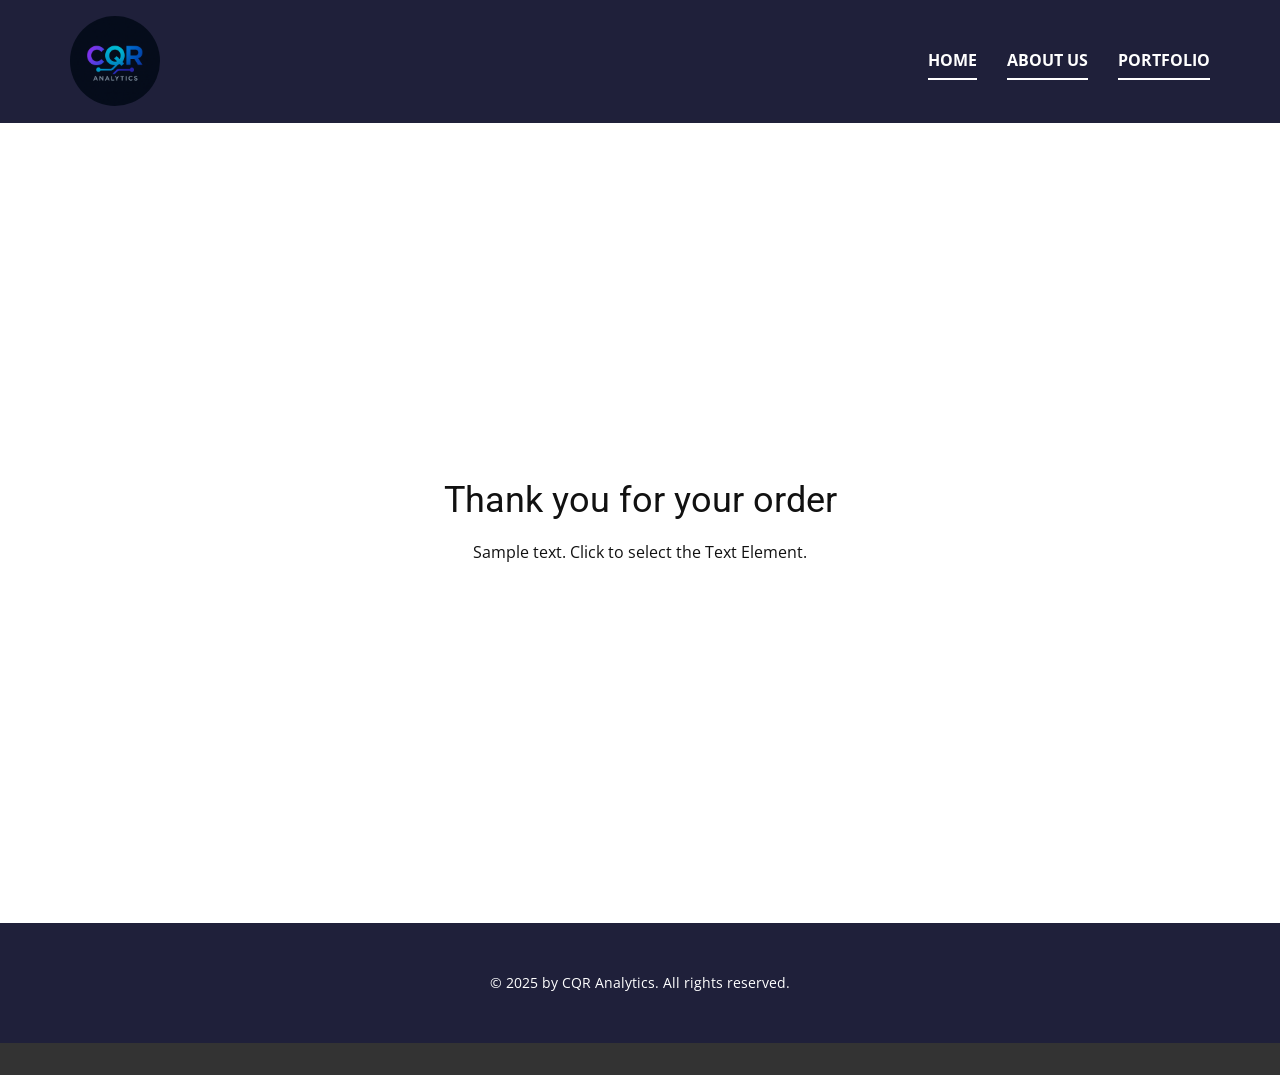
<file: thank-you-page.html>
<!DOCTYPE html>
<html style="font-size: 16px;" lang="en"><head>
    <meta name="viewport" content="width=device-width, initial-scale=1.0">
    <meta charset="utf-8">
    <meta name="keywords" content="Thank you for your order">
    <meta name="description" content="">
    <title>Thank You Template</title>
    <link rel="stylesheet" href="nicepage.css" media="screen">
<link rel="stylesheet" href="Thank-You-Template.css" media="screen">
    <script class="u-script" type="text/javascript" src="jquery.js" defer=""></script>
    <script class="u-script" type="text/javascript" src="nicepage.js" defer=""></script>
    <meta name="generator" content="Nicepage 7.15.4, nicepage.com">
    
    
    
    <link id="u-page-google-font" rel="stylesheet" href="https://fonts.googleapis.com/css2?display=swap&amp;family=Roboto:ital,wght@0,100;0,200;0,300;0,400;0,500;0,600;0,700;0,800;0,900;1,100;1,200;1,300;1,400;1,500;1,600;1,700;1,800;1,900&amp;family=Open+Sans:ital,wght@0,300;0,400;0,500;0,600;0,700;0,800;1,300;1,400;1,500;1,600;1,700;1,800">
    <script type="application/ld+json">{
		"@context": "http://schema.org",
		"@type": "Organization",
		"name": ""
}</script>
    <meta name="theme-color" content="#1f203a">
    <meta property="og:title" content="Thank You Template">
    <meta property="og:type" content="website">
  <meta data-intl-tel-input-cdn-path="intlTelInput/"></head>
  <body data-path-to-root="/" data-include-products="true" class="u-body u-xl-mode" data-lang="en"><header class="cz-color-16777215 cz-color-3809311 u-clearfix u-header u-palette-1-base u-sticky u-header" id="sec-ab9d"><div class="cz-color-16777215 u-clearfix u-sheet u-valign-middle-lg u-valign-middle-md u-valign-middle-sm u-valign-middle-xs u-sheet-1">
        <nav class="cz-color-16777215 u-menu u-menu-one-level u-offcanvas u-menu-1" data-responsive-from="MD" role="navigation">
          <div class="cz-color-16777215 menu-collapse" style="font-size: 1rem; letter-spacing: 0px; font-weight: 700; text-transform: uppercase;">
            <a class="cz-color-16777215 u-button-style u-custom-active-border-color u-custom-active-color u-custom-border u-custom-border-color u-custom-borders u-custom-hover-border-color u-custom-hover-color u-custom-left-right-menu-spacing u-custom-padding-bottom u-custom-text-active-color u-custom-text-color u-custom-text-decoration u-custom-text-hover-color u-custom-top-bottom-menu-spacing u-hamburger-link u-nav-link u-text-active-palette-1-base u-text-hover-palette-2-base u-text-white" href="#" tabindex="-1" aria-label="Open menu" aria-controls="3b67">
              <svg class="u-svg-link cz-color-16777215" viewBox="0 0 24 24"><use xlink:href="#menu-hamburger" class="cz-color-16777215"></use></svg>
              <svg class="u-svg-content cz-color-16777215" version="1.1" id="menu-hamburger" viewBox="0 0 16 16" x="0px" y="0px" xmlns:xlink="http://www.w3.org/1999/xlink" xmlns="http://www.w3.org/2000/svg"><g class="cz-color-16777215"><rect y="1" width="16" height="2" class="cz-color-16777215"></rect><rect y="7" width="16" height="2" class="cz-color-16777215"></rect><rect y="13" width="16" height="2" class="cz-color-16777215"></rect>
</g></svg>
            </a>
          </div>
          <div class="cz-color-16777215 u-custom-menu u-nav-container">
            <ul role="menubar" class="u-nav u-spacing-30 u-unstyled u-nav-1"><li role="none" class="u-nav-item"><a role="menuitem" class="u-border-2 u-border-active-custom-color-2 u-border-hover-white u-border-no-left u-border-no-right u-border-no-top u-border-white u-button-style u-nav-link u-text-active-custom-color-2 u-text-hover-custom-color-4 u-text-white" href="/" style="padding: 10px 0px;">Home</a>
</li><li role="none" class="u-nav-item"><a role="menuitem" class="u-border-2 u-border-active-custom-color-2 u-border-hover-white u-border-no-left u-border-no-right u-border-no-top u-border-white u-button-style u-nav-link u-text-active-custom-color-2 u-text-hover-custom-color-4 u-text-white" href="/About-Us.html" style="padding: 10px 0px;">About Us</a>
</li><li role="none" class="u-nav-item"><a role="menuitem" class="u-border-2 u-border-active-custom-color-2 u-border-hover-white u-border-no-left u-border-no-right u-border-no-top u-border-white u-button-style u-nav-link u-text-active-custom-color-2 u-text-hover-custom-color-4 u-text-white" href="/Portfolio.html" style="padding: 10px 0px;">Portfolio</a>
</li></ul>
          </div>
          <div class="cz-color-16777215 u-custom-menu u-nav-container-collapse" id="3b67" role="region" aria-label="Menu panel">
            <div class="cz-color-16777215 u-black u-container-style u-inner-container-layout u-opacity u-opacity-95 u-sidenav">
              <div class="cz-color-16777215 u-inner-container-layout u-sidenav-overflow">
                <div class="cz-color-16777215 u-menu-close" tabindex="-1" aria-label="Close menu"></div>
                <ul class="cz-color-16777215 u-align-center u-nav u-popupmenu-items u-unstyled u-nav-2" role="menubar"><li role="none" class="u-nav-item"><a role="menuitem" class="u-button-style u-nav-link" href="/">Home</a>
</li><li role="none" class="u-nav-item"><a role="menuitem" class="u-button-style u-nav-link" href="/About-Us.html">About Us</a>
</li><li role="none" class="u-nav-item"><a role="menuitem" class="u-button-style u-nav-link" href="/Portfolio.html">Portfolio</a>
</li></ul>
              </div>
            </div>
            <div class="cz-color-0 cz-color-16777215 u-black u-menu-overlay u-opacity u-opacity-70"></div>
          </div>
          <style class="menu-style">@media (max-width: 939px) {
                    [data-responsive-from="MD"] .u-nav-container {
                        display: none;
                    }
                    [data-responsive-from="MD"] .menu-collapse {
                        display: block;
                    }
                }</style>
        </nav>
        <img class="u-image u-image-circle u-preserve-proportions u-image-1" src="/images/ChatGPTImageOct27202504_10_44PM.png" alt="" data-image-width="1024" data-image-height="1024">
      </div></header>
    <section class="u-align-center u-clearfix u-container-align-center u-section-1" id="block-1">
      <div class="u-clearfix u-sheet u-valign-middle u-sheet-1">
        <h2 class="u-align-center u-text u-text-default u-text-1"> Thank you for your order</h2>
        <p class="u-align-center u-text u-text-default u-text-2">Sample text. Click to select the Text Element.</p>
      </div>
    </section>
    
    
    
    <footer class="cz-color-16777215 cz-color-3809311 u-align-center u-clearfix u-container-align-center u-footer u-palette-1-base u-footer" id="sec-0f65"><div class="cz-color-16777215 u-clearfix u-sheet u-sheet-1">
        <p class="cz-color-16777215 u-small-text u-text u-text-variant u-text-1"> © 2025 by CQR Analytics. All rights reserved.</p>
      </div></footer>
    <section class="u-backlink u-clearfix u-grey-80"></section>
  
</body></html>
</file>
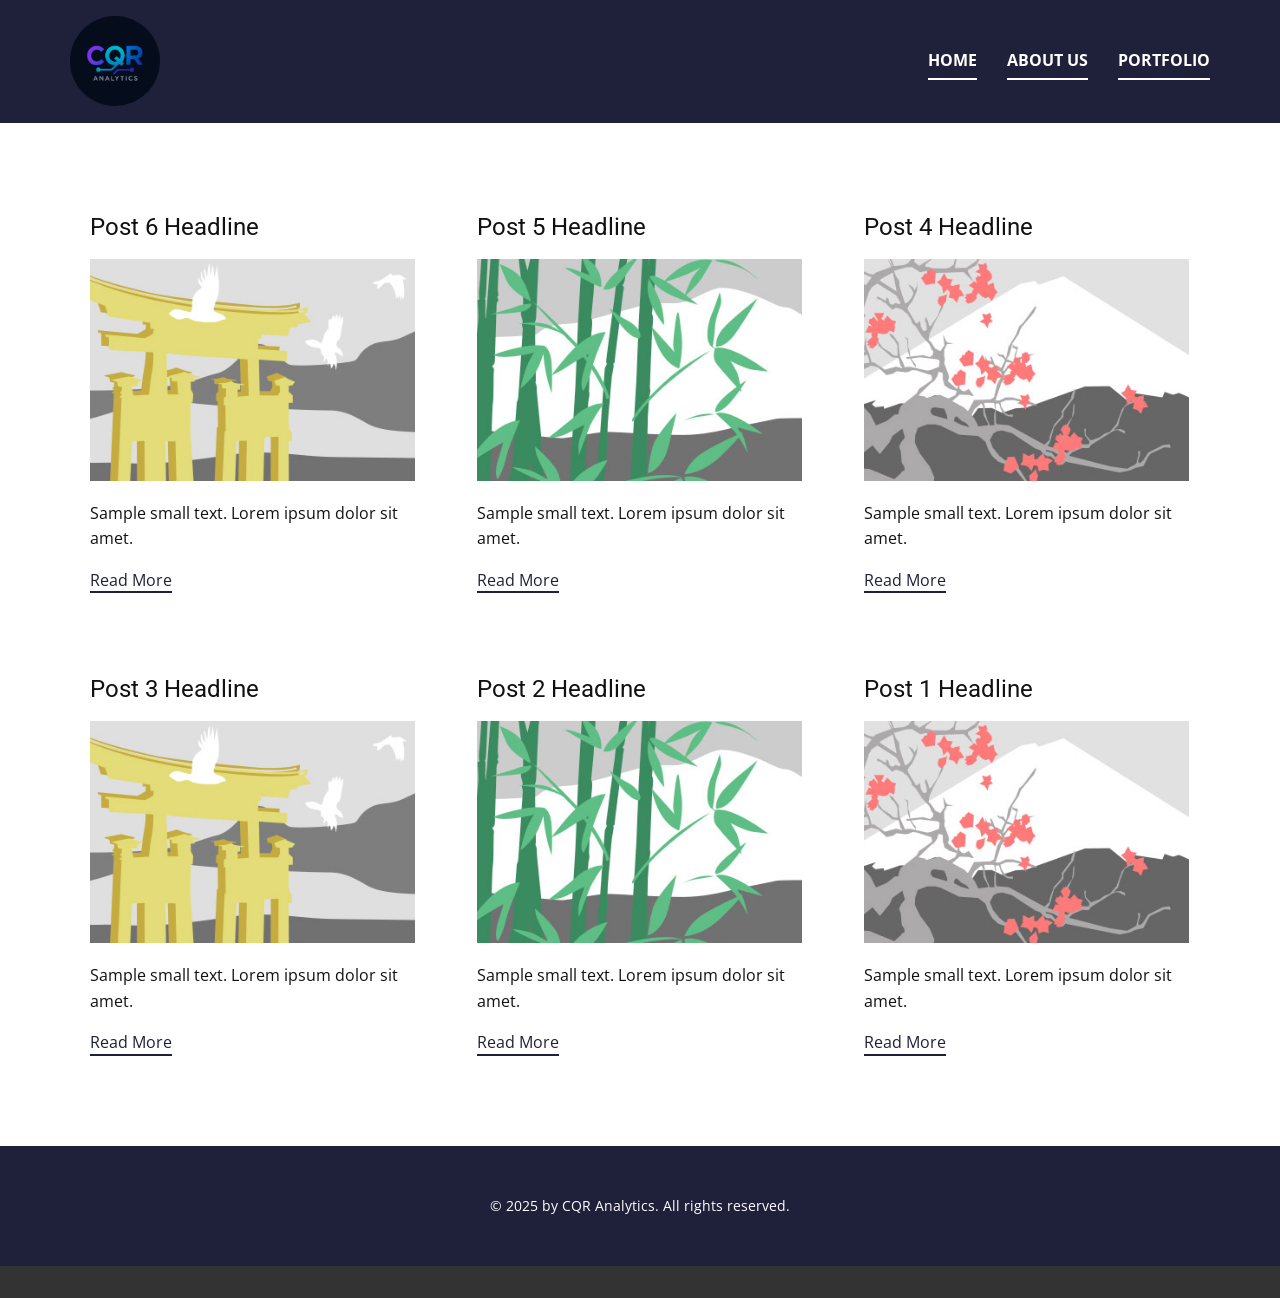
<file: blog/blog.html>
<!DOCTYPE html>
<html style="font-size: 16px;" lang="en"><head>
    <meta name="viewport" content="width=device-width, initial-scale=1.0">
    <meta charset="utf-8">
    <meta name="keywords" content="">
    <meta name="description" content="">
    <title>Blog</title>
    <link rel="stylesheet" href="../nicepage.css" media="screen">
<link rel="stylesheet" href="../Blog-Template.css" media="screen">
    <script class="u-script" type="text/javascript" src="../jquery.js" defer=""></script>
    <script class="u-script" type="text/javascript" src="../nicepage.js" defer=""></script>
    <meta name="generator" content="Nicepage 7.15.4, nicepage.com">
    
    
    
    <link id="u-page-google-font" rel="stylesheet" href="https://fonts.googleapis.com/css2?display=swap&amp;family=Roboto:ital,wght@0,100;0,200;0,300;0,400;0,500;0,600;0,700;0,800;0,900;1,100;1,200;1,300;1,400;1,500;1,600;1,700;1,800;1,900&amp;family=Open+Sans:ital,wght@0,300;0,400;0,500;0,600;0,700;0,800;1,300;1,400;1,500;1,600;1,700;1,800">
    <script type="application/ld+json">{
		"@context": "http://schema.org",
		"@type": "Organization",
		"name": ""
}</script>
    <meta name="theme-color" content="#1f203a">
  <meta data-intl-tel-input-cdn-path="intlTelInput/"></head>
  <body data-path-to-root="/" data-include-products="true" class="u-body u-xl-mode" data-lang="en"><header class="cz-color-16777215 cz-color-3809311 u-clearfix u-header u-palette-1-base u-sticky u-header" id="sec-ab9d"><div class="cz-color-16777215 u-clearfix u-sheet u-valign-middle-lg u-valign-middle-md u-valign-middle-sm u-valign-middle-xs u-sheet-1">
        <nav class="cz-color-16777215 u-menu u-menu-one-level u-offcanvas u-menu-1" data-responsive-from="MD" role="navigation">
          <div class="cz-color-16777215 menu-collapse" style="font-size: 1rem; letter-spacing: 0px; font-weight: 700; text-transform: uppercase;">
            <a class="cz-color-16777215 u-button-style u-custom-active-border-color u-custom-active-color u-custom-border u-custom-border-color u-custom-borders u-custom-hover-border-color u-custom-hover-color u-custom-left-right-menu-spacing u-custom-padding-bottom u-custom-text-active-color u-custom-text-color u-custom-text-decoration u-custom-text-hover-color u-custom-top-bottom-menu-spacing u-hamburger-link u-nav-link u-text-active-palette-1-base u-text-hover-palette-2-base u-text-white" href="#" tabindex="-1" aria-label="Open menu" aria-controls="3b67">
              <svg class="u-svg-link cz-color-16777215" viewBox="0 0 24 24"><use xlink:href="#menu-hamburger" class="cz-color-16777215"></use></svg>
              <svg class="u-svg-content cz-color-16777215" version="1.1" id="menu-hamburger" viewBox="0 0 16 16" x="0px" y="0px" xmlns:xlink="http://www.w3.org/1999/xlink" xmlns="http://www.w3.org/2000/svg"><g class="cz-color-16777215"><rect y="1" width="16" height="2" class="cz-color-16777215"></rect><rect y="7" width="16" height="2" class="cz-color-16777215"></rect><rect y="13" width="16" height="2" class="cz-color-16777215"></rect>
</g></svg>
            </a>
          </div>
          <div class="cz-color-16777215 u-custom-menu u-nav-container">
            <ul role="menubar" class="u-nav u-spacing-30 u-unstyled u-nav-1"><li role="none" class="u-nav-item"><a role="menuitem" class="u-border-2 u-border-active-custom-color-2 u-border-hover-white u-border-no-left u-border-no-right u-border-no-top u-border-white u-button-style u-nav-link u-text-active-custom-color-2 u-text-hover-custom-color-4 u-text-white" href="/" style="padding: 10px 0px;">Home</a>
</li><li role="none" class="u-nav-item"><a role="menuitem" class="u-border-2 u-border-active-custom-color-2 u-border-hover-white u-border-no-left u-border-no-right u-border-no-top u-border-white u-button-style u-nav-link u-text-active-custom-color-2 u-text-hover-custom-color-4 u-text-white" href="/About-Us.html" style="padding: 10px 0px;">About Us</a>
</li><li role="none" class="u-nav-item"><a role="menuitem" class="u-border-2 u-border-active-custom-color-2 u-border-hover-white u-border-no-left u-border-no-right u-border-no-top u-border-white u-button-style u-nav-link u-text-active-custom-color-2 u-text-hover-custom-color-4 u-text-white" href="/Portfolio.html" style="padding: 10px 0px;">Portfolio</a>
</li></ul>
          </div>
          <div class="cz-color-16777215 u-custom-menu u-nav-container-collapse" id="3b67" role="region" aria-label="Menu panel">
            <div class="cz-color-16777215 u-black u-container-style u-inner-container-layout u-opacity u-opacity-95 u-sidenav">
              <div class="cz-color-16777215 u-inner-container-layout u-sidenav-overflow">
                <div class="cz-color-16777215 u-menu-close" tabindex="-1" aria-label="Close menu"></div>
                <ul class="cz-color-16777215 u-align-center u-nav u-popupmenu-items u-unstyled u-nav-2" role="menubar"><li role="none" class="u-nav-item"><a role="menuitem" class="u-button-style u-nav-link" href="/">Home</a>
</li><li role="none" class="u-nav-item"><a role="menuitem" class="u-button-style u-nav-link" href="/About-Us.html">About Us</a>
</li><li role="none" class="u-nav-item"><a role="menuitem" class="u-button-style u-nav-link" href="/Portfolio.html">Portfolio</a>
</li></ul>
              </div>
            </div>
            <div class="cz-color-0 cz-color-16777215 u-black u-menu-overlay u-opacity u-opacity-70"></div>
          </div>
          <style class="menu-style">@media (max-width: 939px) {
                    [data-responsive-from="MD"] .u-nav-container {
                        display: none;
                    }
                    [data-responsive-from="MD"] .menu-collapse {
                        display: block;
                    }
                }</style>
        </nav>
        <img class="u-image u-image-circle u-preserve-proportions u-image-1" src="/images/ChatGPTImageOct27202504_10_44PM.png" alt="" data-image-width="1024" data-image-height="1024">
      </div></header>
    <section class="u-clearfix u-section-1" id="block-1">
      <div class="u-clearfix u-sheet u-valign-middle u-sheet-1"><!--blog--><!--blog_options_json--><!--{"type":"Recent","source":"","tags":"","count":""}--><!--/blog_options_json-->
        <div class="u-blog u-expanded-width u-repeater u-repeater-1" data-blog-id="blog-1"><!--blog_post-->
          <div class="u-blog-post u-container-style u-repeater-item u-white u-repeater-item-1">
            <div class="u-container-layout u-similar-container u-valign-top u-container-layout-1"><!--blog_post_header-->
              <h4 class="u-blog-control u-text u-text-1">
                <a class="u-post-header-link" href="/blog/post-5.html">Post 6 Headline</a>
              </h4><!--/blog_post_header--><!--blog_post_image-->
              <img alt="" class="u-blog-control u-expanded-width u-image u-image-default u-image-1" src="/images/8ad73f3c.jpeg" data-href="/blog/post-5.html"><!--/blog_post_image--><!--blog_post_content-->
              <div class="u-blog-control u-post-content u-text u-text-2 fr-view">Sample small text. Lorem ipsum dolor sit amet.</div><!--/blog_post_content--><!--blog_post_readmore-->
              <a href="/blog/post-5.html" class="u-blog-control u-border-2 u-border-palette-1-base u-btn u-btn-rectangle u-button-style u-none u-btn-1"><!--blog_post_readmore_content--><!--options_json--><!--{"content":"","defaultValue":"Read More"}--><!--/options_json-->Read More<!--/blog_post_readmore_content--></a><!--/blog_post_readmore-->
            </div>
          </div><div class="u-blog-post u-container-style u-repeater-item u-video-cover u-white">
            <div class="u-container-layout u-similar-container u-valign-top u-container-layout-2"><!--blog_post_header-->
              <h4 class="u-blog-control u-text u-text-3">
                <a class="u-post-header-link" href="/blog/post-4.html">Post 5 Headline</a>
              </h4><!--/blog_post_header--><!--blog_post_image-->
              <img alt="" class="u-blog-control u-expanded-width u-image u-image-default u-image-2" src="/images/68f64b9d.jpeg" data-href="/blog/post-4.html"><!--/blog_post_image--><!--blog_post_content-->
              <div class="u-blog-control u-post-content u-text u-text-4 fr-view">Sample small text. Lorem ipsum dolor sit amet.</div><!--/blog_post_content--><!--blog_post_readmore-->
              <a href="/blog/post-4.html" class="u-blog-control u-border-2 u-border-palette-1-base u-btn u-btn-rectangle u-button-style u-none u-btn-2"><!--blog_post_readmore_content--><!--options_json--><!--{"content":"","defaultValue":"Read More"}--><!--/options_json-->Read More<!--/blog_post_readmore_content--></a><!--/blog_post_readmore-->
            </div>
          </div><div class="u-blog-post u-container-style u-repeater-item u-video-cover u-white">
            <div class="u-container-layout u-similar-container u-valign-top u-container-layout-3"><!--blog_post_header-->
              <h4 class="u-blog-control u-text u-text-5">
                <a class="u-post-header-link" href="/blog/post-3.html">Post 4 Headline</a>
              </h4><!--/blog_post_header--><!--blog_post_image-->
              <img alt="" class="u-blog-control u-expanded-width u-image u-image-default u-image-3" src="/images/0fd3416c.jpeg" data-href="/blog/post-3.html"><!--/blog_post_image--><!--blog_post_content-->
              <div class="u-blog-control u-post-content u-text u-text-6 fr-view">Sample small text. Lorem ipsum dolor sit amet.</div><!--/blog_post_content--><!--blog_post_readmore-->
              <a href="/blog/post-3.html" class="u-blog-control u-border-2 u-border-palette-1-base u-btn u-btn-rectangle u-button-style u-none u-btn-3"><!--blog_post_readmore_content--><!--options_json--><!--{"content":"","defaultValue":"Read More"}--><!--/options_json-->Read More<!--/blog_post_readmore_content--></a><!--/blog_post_readmore-->
            </div>
          </div><div class="u-blog-post u-container-style u-repeater-item u-white u-repeater-item-1">
            <div class="u-container-layout u-similar-container u-valign-top u-container-layout-1"><!--blog_post_header-->
              <h4 class="u-blog-control u-text u-text-1">
                <a class="u-post-header-link" href="/blog/post-2.html">Post 3 Headline</a>
              </h4><!--/blog_post_header--><!--blog_post_image-->
              <img alt="" class="u-blog-control u-expanded-width u-image u-image-default u-image-1" src="/images/8ad73f3c.jpeg" data-href="/blog/post-2.html"><!--/blog_post_image--><!--blog_post_content-->
              <div class="u-blog-control u-post-content u-text u-text-2 fr-view">Sample small text. Lorem ipsum dolor sit amet.</div><!--/blog_post_content--><!--blog_post_readmore-->
              <a href="/blog/post-2.html" class="u-blog-control u-border-2 u-border-palette-1-base u-btn u-btn-rectangle u-button-style u-none u-btn-1"><!--blog_post_readmore_content--><!--options_json--><!--{"content":"","defaultValue":"Read More"}--><!--/options_json-->Read More<!--/blog_post_readmore_content--></a><!--/blog_post_readmore-->
            </div>
          </div><div class="u-blog-post u-container-style u-repeater-item u-video-cover u-white">
            <div class="u-container-layout u-similar-container u-valign-top u-container-layout-2"><!--blog_post_header-->
              <h4 class="u-blog-control u-text u-text-3">
                <a class="u-post-header-link" href="/blog/post-1.html">Post 2 Headline</a>
              </h4><!--/blog_post_header--><!--blog_post_image-->
              <img alt="" class="u-blog-control u-expanded-width u-image u-image-default u-image-2" src="/images/68f64b9d.jpeg" data-href="/blog/post-1.html"><!--/blog_post_image--><!--blog_post_content-->
              <div class="u-blog-control u-post-content u-text u-text-4 fr-view">Sample small text. Lorem ipsum dolor sit amet.</div><!--/blog_post_content--><!--blog_post_readmore-->
              <a href="/blog/post-1.html" class="u-blog-control u-border-2 u-border-palette-1-base u-btn u-btn-rectangle u-button-style u-none u-btn-2"><!--blog_post_readmore_content--><!--options_json--><!--{"content":"","defaultValue":"Read More"}--><!--/options_json-->Read More<!--/blog_post_readmore_content--></a><!--/blog_post_readmore-->
            </div>
          </div><div class="u-blog-post u-container-style u-repeater-item u-video-cover u-white">
            <div class="u-container-layout u-similar-container u-valign-top u-container-layout-3"><!--blog_post_header-->
              <h4 class="u-blog-control u-text u-text-5">
                <a class="u-post-header-link" href="/blog/post.html">Post 1 Headline</a>
              </h4><!--/blog_post_header--><!--blog_post_image-->
              <img alt="" class="u-blog-control u-expanded-width u-image u-image-default u-image-3" src="/images/0fd3416c.jpeg" data-href="/blog/post.html"><!--/blog_post_image--><!--blog_post_content-->
              <div class="u-blog-control u-post-content u-text u-text-6 fr-view">Sample small text. Lorem ipsum dolor sit amet.</div><!--/blog_post_content--><!--blog_post_readmore-->
              <a href="/blog/post.html" class="u-blog-control u-border-2 u-border-palette-1-base u-btn u-btn-rectangle u-button-style u-none u-btn-3"><!--blog_post_readmore_content--><!--options_json--><!--{"content":"","defaultValue":"Read More"}--><!--/options_json-->Read More<!--/blog_post_readmore_content--></a><!--/blog_post_readmore-->
            </div>
          </div><!--/blog_post--><!--blog_post-->
          <!--/blog_post--><!--blog_post-->
          <!--/blog_post-->
        </div><!--/blog-->
      </div>
    </section>
    
    
    
    <footer class="cz-color-16777215 cz-color-3809311 u-align-center u-clearfix u-container-align-center u-footer u-palette-1-base u-footer" id="sec-0f65"><div class="cz-color-16777215 u-clearfix u-sheet u-sheet-1">
        <p class="cz-color-16777215 u-small-text u-text u-text-variant u-text-1"> © 2025 by CQR Analytics. All rights reserved.</p>
      </div></footer>
    <section class="u-backlink u-clearfix u-grey-80"></section>
  
</body></html>
</file>
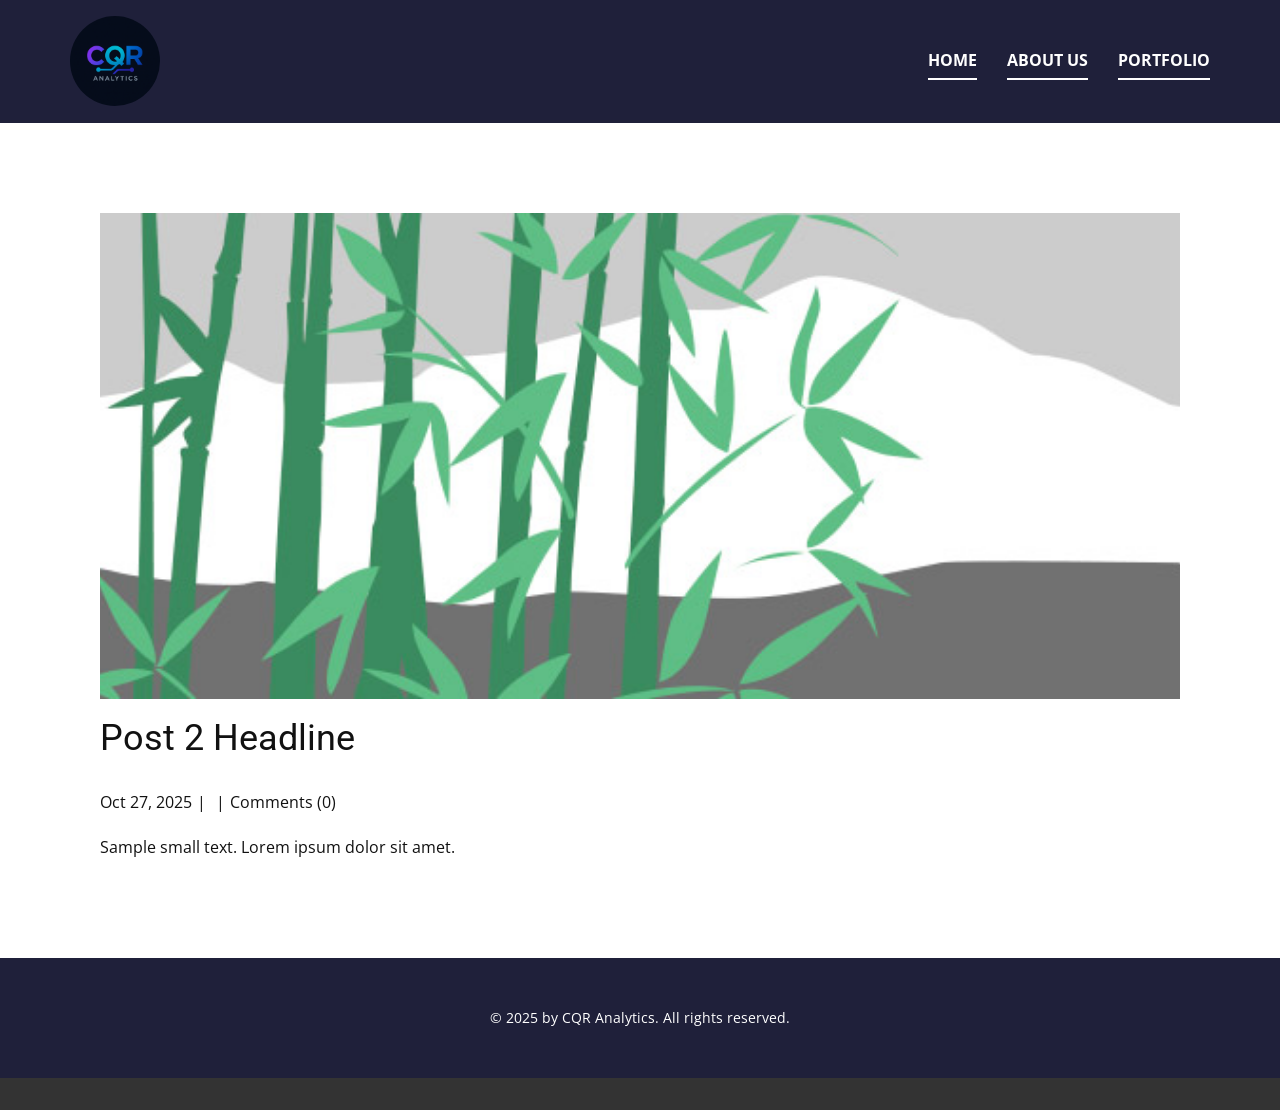
<file: blog/post-1.html>
<!DOCTYPE html>
<html style="font-size: 16px;" lang="en"><head>
    <meta name="viewport" content="width=device-width, initial-scale=1.0">
    <meta charset="utf-8">
    <meta name="keywords" content="Post 1 Headline">
    <meta name="description" content="">
    <title>Post 2 Headline</title>
    <link rel="stylesheet" href="../nicepage.css" media="screen">
<link rel="stylesheet" href="/Post-Template.css" media="screen">
    <script class="u-script" type="text/javascript" src="../jquery.js" defer=""></script>
    <script class="u-script" type="text/javascript" src="../nicepage.js" defer=""></script>
    <meta name="generator" content="Nicepage 7.15.4, nicepage.com">
    
    
    
    <link id="u-page-google-font" rel="stylesheet" href="https://fonts.googleapis.com/css2?display=swap&amp;family=Roboto:ital,wght@0,100;0,200;0,300;0,400;0,500;0,600;0,700;0,800;0,900;1,100;1,200;1,300;1,400;1,500;1,600;1,700;1,800;1,900&amp;family=Open+Sans:ital,wght@0,300;0,400;0,500;0,600;0,700;0,800;1,300;1,400;1,500;1,600;1,700;1,800">
    <script type="application/ld+json">{
		"@context": "http://schema.org",
		"@type": "Organization",
		"name": ""
}</script>
    <meta name="theme-color" content="#1f203a">
  <meta data-intl-tel-input-cdn-path="intlTelInput/"></head>
  <body data-path-to-root="/" data-include-products="true" class="u-body u-xl-mode" data-lang="en"><header class="cz-color-16777215 cz-color-3809311 u-clearfix u-header u-palette-1-base u-sticky u-header" id="sec-ab9d"><div class="cz-color-16777215 u-clearfix u-sheet u-valign-middle-lg u-valign-middle-md u-valign-middle-sm u-valign-middle-xs u-sheet-1">
        <nav class="cz-color-16777215 u-menu u-menu-one-level u-offcanvas u-menu-1" data-responsive-from="MD" role="navigation">
          <div class="cz-color-16777215 menu-collapse" style="font-size: 1rem; letter-spacing: 0px; font-weight: 700; text-transform: uppercase;">
            <a class="cz-color-16777215 u-button-style u-custom-active-border-color u-custom-active-color u-custom-border u-custom-border-color u-custom-borders u-custom-hover-border-color u-custom-hover-color u-custom-left-right-menu-spacing u-custom-padding-bottom u-custom-text-active-color u-custom-text-color u-custom-text-decoration u-custom-text-hover-color u-custom-top-bottom-menu-spacing u-hamburger-link u-nav-link u-text-active-palette-1-base u-text-hover-palette-2-base u-text-white" href="#" tabindex="-1" aria-label="Open menu" aria-controls="3b67">
              <svg class="u-svg-link cz-color-16777215" viewBox="0 0 24 24"><use xlink:href="#menu-hamburger" class="cz-color-16777215"></use></svg>
              <svg class="u-svg-content cz-color-16777215" version="1.1" id="menu-hamburger" viewBox="0 0 16 16" x="0px" y="0px" xmlns:xlink="http://www.w3.org/1999/xlink" xmlns="http://www.w3.org/2000/svg"><g class="cz-color-16777215"><rect y="1" width="16" height="2" class="cz-color-16777215"></rect><rect y="7" width="16" height="2" class="cz-color-16777215"></rect><rect y="13" width="16" height="2" class="cz-color-16777215"></rect>
</g></svg>
            </a>
          </div>
          <div class="cz-color-16777215 u-custom-menu u-nav-container">
            <ul role="menubar" class="u-nav u-spacing-30 u-unstyled u-nav-1"><li role="none" class="u-nav-item"><a role="menuitem" class="u-border-2 u-border-active-custom-color-2 u-border-hover-white u-border-no-left u-border-no-right u-border-no-top u-border-white u-button-style u-nav-link u-text-active-custom-color-2 u-text-hover-custom-color-4 u-text-white" href="/" style="padding: 10px 0px;">Home</a>
</li><li role="none" class="u-nav-item"><a role="menuitem" class="u-border-2 u-border-active-custom-color-2 u-border-hover-white u-border-no-left u-border-no-right u-border-no-top u-border-white u-button-style u-nav-link u-text-active-custom-color-2 u-text-hover-custom-color-4 u-text-white" href="/About-Us.html" style="padding: 10px 0px;">About Us</a>
</li><li role="none" class="u-nav-item"><a role="menuitem" class="u-border-2 u-border-active-custom-color-2 u-border-hover-white u-border-no-left u-border-no-right u-border-no-top u-border-white u-button-style u-nav-link u-text-active-custom-color-2 u-text-hover-custom-color-4 u-text-white" href="/Portfolio.html" style="padding: 10px 0px;">Portfolio</a>
</li></ul>
          </div>
          <div class="cz-color-16777215 u-custom-menu u-nav-container-collapse" id="3b67" role="region" aria-label="Menu panel">
            <div class="cz-color-16777215 u-black u-container-style u-inner-container-layout u-opacity u-opacity-95 u-sidenav">
              <div class="cz-color-16777215 u-inner-container-layout u-sidenav-overflow">
                <div class="cz-color-16777215 u-menu-close" tabindex="-1" aria-label="Close menu"></div>
                <ul class="cz-color-16777215 u-align-center u-nav u-popupmenu-items u-unstyled u-nav-2" role="menubar"><li role="none" class="u-nav-item"><a role="menuitem" class="u-button-style u-nav-link" href="/">Home</a>
</li><li role="none" class="u-nav-item"><a role="menuitem" class="u-button-style u-nav-link" href="/About-Us.html">About Us</a>
</li><li role="none" class="u-nav-item"><a role="menuitem" class="u-button-style u-nav-link" href="/Portfolio.html">Portfolio</a>
</li></ul>
              </div>
            </div>
            <div class="cz-color-0 cz-color-16777215 u-black u-menu-overlay u-opacity u-opacity-70"></div>
          </div>
          <style class="menu-style">@media (max-width: 939px) {
                    [data-responsive-from="MD"] .u-nav-container {
                        display: none;
                    }
                    [data-responsive-from="MD"] .menu-collapse {
                        display: block;
                    }
                }</style>
        </nav>
        <img class="u-image u-image-circle u-preserve-proportions u-image-1" src="/images/ChatGPTImageOct27202504_10_44PM.png" alt="" data-image-width="1024" data-image-height="1024">
      </div></header>
    <section class="u-align-center u-clearfix u-section-1" id="block-1">
      <div class="u-clearfix u-sheet u-valign-middle-md u-valign-middle-sm u-valign-middle-xs u-sheet-1"><!--post_details--><!--post_details_options_json--><!--{"source":""}--><!--/post_details_options_json--><!--blog_post-->
        <div class="u-container-style u-expanded-width u-post-details u-post-details-1">
          <div class="u-container-layout u-valign-middle u-container-layout-1"><!--blog_post_image-->
            <img alt="" class="u-blog-control u-expanded-width u-image u-image-default u-image-1" src="/images/68f64b9d.jpeg"><!--/blog_post_image--><!--blog_post_header-->
            <h2 class="u-blog-control u-text u-text-1">Post 2 Headline</h2><!--/blog_post_header--><!--blog_post_metadata-->
            <div class="u-blog-control u-metadata u-metadata-1"><!--blog_post_metadata_date--><span class="u-meta-date u-meta-icon">Oct 27, 2025</span><!--/blog_post_metadata_date--><!--blog_post_metadata_category--><span class="u-meta-category u-meta-icon"></span><!--/blog_post_metadata_category--><!--blog_post_metadata_comments--><span class="u-meta-comments u-meta-icon"><!--blog_post_metadata_comments_content-->Comments (0)<!--/blog_post_metadata_comments_content--></span><!--/blog_post_metadata_comments-->
            </div><!--/blog_post_metadata--><!--blog_post_content-->
            <div class="u-align-justify u-blog-control u-post-content u-text u-text-2 fr-view">
  <p>Sample small text. Lorem ipsum dolor sit amet.</p>
  </div><!--/blog_post_content-->
          </div>
        </div><!--/blog_post--><!--/post_details-->
      </div>
    </section>
    
    
    
    <footer class="cz-color-16777215 cz-color-3809311 u-align-center u-clearfix u-container-align-center u-footer u-palette-1-base u-footer" id="sec-0f65"><div class="cz-color-16777215 u-clearfix u-sheet u-sheet-1">
        <p class="cz-color-16777215 u-small-text u-text u-text-variant u-text-1"> © 2025 by CQR Analytics. All rights reserved.</p>
      </div></footer>
    <section class="u-backlink u-clearfix u-grey-80"></section>
  
</body></html>
</file>
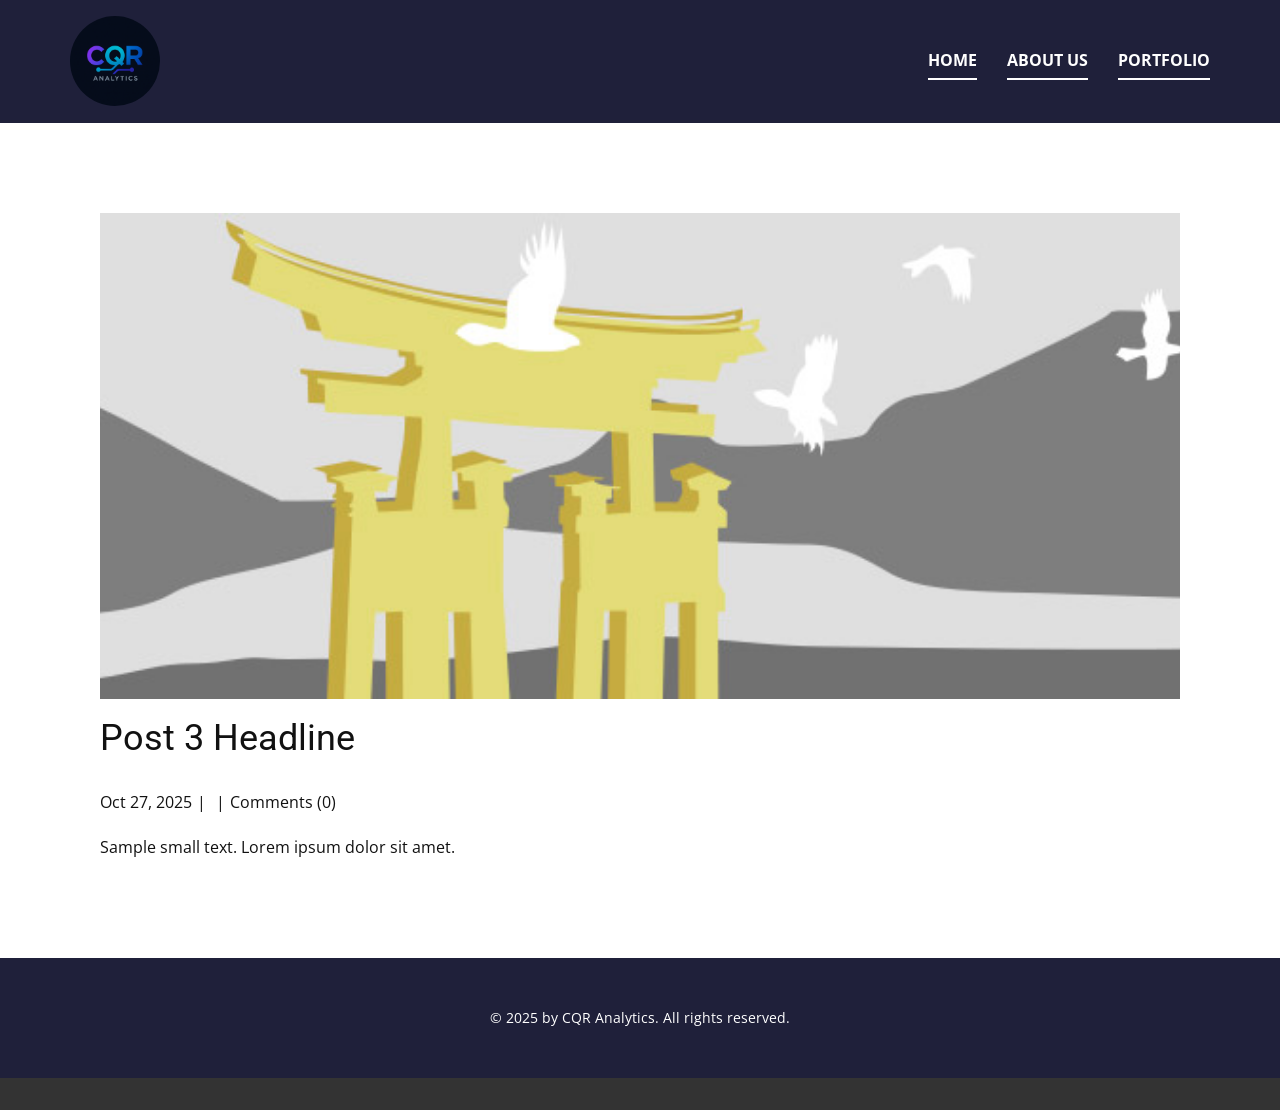
<file: blog/post-2.html>
<!DOCTYPE html>
<html style="font-size: 16px;" lang="en"><head>
    <meta name="viewport" content="width=device-width, initial-scale=1.0">
    <meta charset="utf-8">
    <meta name="keywords" content="Post 1 Headline">
    <meta name="description" content="">
    <title>Post 3 Headline</title>
    <link rel="stylesheet" href="../nicepage.css" media="screen">
<link rel="stylesheet" href="/Post-Template.css" media="screen">
    <script class="u-script" type="text/javascript" src="../jquery.js" defer=""></script>
    <script class="u-script" type="text/javascript" src="../nicepage.js" defer=""></script>
    <meta name="generator" content="Nicepage 7.15.4, nicepage.com">
    
    
    
    <link id="u-page-google-font" rel="stylesheet" href="https://fonts.googleapis.com/css2?display=swap&amp;family=Roboto:ital,wght@0,100;0,200;0,300;0,400;0,500;0,600;0,700;0,800;0,900;1,100;1,200;1,300;1,400;1,500;1,600;1,700;1,800;1,900&amp;family=Open+Sans:ital,wght@0,300;0,400;0,500;0,600;0,700;0,800;1,300;1,400;1,500;1,600;1,700;1,800">
    <script type="application/ld+json">{
		"@context": "http://schema.org",
		"@type": "Organization",
		"name": ""
}</script>
    <meta name="theme-color" content="#1f203a">
  <meta data-intl-tel-input-cdn-path="intlTelInput/"></head>
  <body data-path-to-root="/" data-include-products="true" class="u-body u-xl-mode" data-lang="en"><header class="cz-color-16777215 cz-color-3809311 u-clearfix u-header u-palette-1-base u-sticky u-header" id="sec-ab9d"><div class="cz-color-16777215 u-clearfix u-sheet u-valign-middle-lg u-valign-middle-md u-valign-middle-sm u-valign-middle-xs u-sheet-1">
        <nav class="cz-color-16777215 u-menu u-menu-one-level u-offcanvas u-menu-1" data-responsive-from="MD" role="navigation">
          <div class="cz-color-16777215 menu-collapse" style="font-size: 1rem; letter-spacing: 0px; font-weight: 700; text-transform: uppercase;">
            <a class="cz-color-16777215 u-button-style u-custom-active-border-color u-custom-active-color u-custom-border u-custom-border-color u-custom-borders u-custom-hover-border-color u-custom-hover-color u-custom-left-right-menu-spacing u-custom-padding-bottom u-custom-text-active-color u-custom-text-color u-custom-text-decoration u-custom-text-hover-color u-custom-top-bottom-menu-spacing u-hamburger-link u-nav-link u-text-active-palette-1-base u-text-hover-palette-2-base u-text-white" href="#" tabindex="-1" aria-label="Open menu" aria-controls="3b67">
              <svg class="u-svg-link cz-color-16777215" viewBox="0 0 24 24"><use xlink:href="#menu-hamburger" class="cz-color-16777215"></use></svg>
              <svg class="u-svg-content cz-color-16777215" version="1.1" id="menu-hamburger" viewBox="0 0 16 16" x="0px" y="0px" xmlns:xlink="http://www.w3.org/1999/xlink" xmlns="http://www.w3.org/2000/svg"><g class="cz-color-16777215"><rect y="1" width="16" height="2" class="cz-color-16777215"></rect><rect y="7" width="16" height="2" class="cz-color-16777215"></rect><rect y="13" width="16" height="2" class="cz-color-16777215"></rect>
</g></svg>
            </a>
          </div>
          <div class="cz-color-16777215 u-custom-menu u-nav-container">
            <ul role="menubar" class="u-nav u-spacing-30 u-unstyled u-nav-1"><li role="none" class="u-nav-item"><a role="menuitem" class="u-border-2 u-border-active-custom-color-2 u-border-hover-white u-border-no-left u-border-no-right u-border-no-top u-border-white u-button-style u-nav-link u-text-active-custom-color-2 u-text-hover-custom-color-4 u-text-white" href="/" style="padding: 10px 0px;">Home</a>
</li><li role="none" class="u-nav-item"><a role="menuitem" class="u-border-2 u-border-active-custom-color-2 u-border-hover-white u-border-no-left u-border-no-right u-border-no-top u-border-white u-button-style u-nav-link u-text-active-custom-color-2 u-text-hover-custom-color-4 u-text-white" href="/About-Us.html" style="padding: 10px 0px;">About Us</a>
</li><li role="none" class="u-nav-item"><a role="menuitem" class="u-border-2 u-border-active-custom-color-2 u-border-hover-white u-border-no-left u-border-no-right u-border-no-top u-border-white u-button-style u-nav-link u-text-active-custom-color-2 u-text-hover-custom-color-4 u-text-white" href="/Portfolio.html" style="padding: 10px 0px;">Portfolio</a>
</li></ul>
          </div>
          <div class="cz-color-16777215 u-custom-menu u-nav-container-collapse" id="3b67" role="region" aria-label="Menu panel">
            <div class="cz-color-16777215 u-black u-container-style u-inner-container-layout u-opacity u-opacity-95 u-sidenav">
              <div class="cz-color-16777215 u-inner-container-layout u-sidenav-overflow">
                <div class="cz-color-16777215 u-menu-close" tabindex="-1" aria-label="Close menu"></div>
                <ul class="cz-color-16777215 u-align-center u-nav u-popupmenu-items u-unstyled u-nav-2" role="menubar"><li role="none" class="u-nav-item"><a role="menuitem" class="u-button-style u-nav-link" href="/">Home</a>
</li><li role="none" class="u-nav-item"><a role="menuitem" class="u-button-style u-nav-link" href="/About-Us.html">About Us</a>
</li><li role="none" class="u-nav-item"><a role="menuitem" class="u-button-style u-nav-link" href="/Portfolio.html">Portfolio</a>
</li></ul>
              </div>
            </div>
            <div class="cz-color-0 cz-color-16777215 u-black u-menu-overlay u-opacity u-opacity-70"></div>
          </div>
          <style class="menu-style">@media (max-width: 939px) {
                    [data-responsive-from="MD"] .u-nav-container {
                        display: none;
                    }
                    [data-responsive-from="MD"] .menu-collapse {
                        display: block;
                    }
                }</style>
        </nav>
        <img class="u-image u-image-circle u-preserve-proportions u-image-1" src="/images/ChatGPTImageOct27202504_10_44PM.png" alt="" data-image-width="1024" data-image-height="1024">
      </div></header>
    <section class="u-align-center u-clearfix u-section-1" id="block-1">
      <div class="u-clearfix u-sheet u-valign-middle-md u-valign-middle-sm u-valign-middle-xs u-sheet-1"><!--post_details--><!--post_details_options_json--><!--{"source":""}--><!--/post_details_options_json--><!--blog_post-->
        <div class="u-container-style u-expanded-width u-post-details u-post-details-1">
          <div class="u-container-layout u-valign-middle u-container-layout-1"><!--blog_post_image-->
            <img alt="" class="u-blog-control u-expanded-width u-image u-image-default u-image-1" src="/images/8ad73f3c.jpeg"><!--/blog_post_image--><!--blog_post_header-->
            <h2 class="u-blog-control u-text u-text-1">Post 3 Headline</h2><!--/blog_post_header--><!--blog_post_metadata-->
            <div class="u-blog-control u-metadata u-metadata-1"><!--blog_post_metadata_date--><span class="u-meta-date u-meta-icon">Oct 27, 2025</span><!--/blog_post_metadata_date--><!--blog_post_metadata_category--><span class="u-meta-category u-meta-icon"></span><!--/blog_post_metadata_category--><!--blog_post_metadata_comments--><span class="u-meta-comments u-meta-icon"><!--blog_post_metadata_comments_content-->Comments (0)<!--/blog_post_metadata_comments_content--></span><!--/blog_post_metadata_comments-->
            </div><!--/blog_post_metadata--><!--blog_post_content-->
            <div class="u-align-justify u-blog-control u-post-content u-text u-text-2 fr-view">
  <p>Sample small text. Lorem ipsum dolor sit amet.</p>
  </div><!--/blog_post_content-->
          </div>
        </div><!--/blog_post--><!--/post_details-->
      </div>
    </section>
    
    
    
    <footer class="cz-color-16777215 cz-color-3809311 u-align-center u-clearfix u-container-align-center u-footer u-palette-1-base u-footer" id="sec-0f65"><div class="cz-color-16777215 u-clearfix u-sheet u-sheet-1">
        <p class="cz-color-16777215 u-small-text u-text u-text-variant u-text-1"> © 2025 by CQR Analytics. All rights reserved.</p>
      </div></footer>
    <section class="u-backlink u-clearfix u-grey-80"></section>
  
</body></html>
</file>
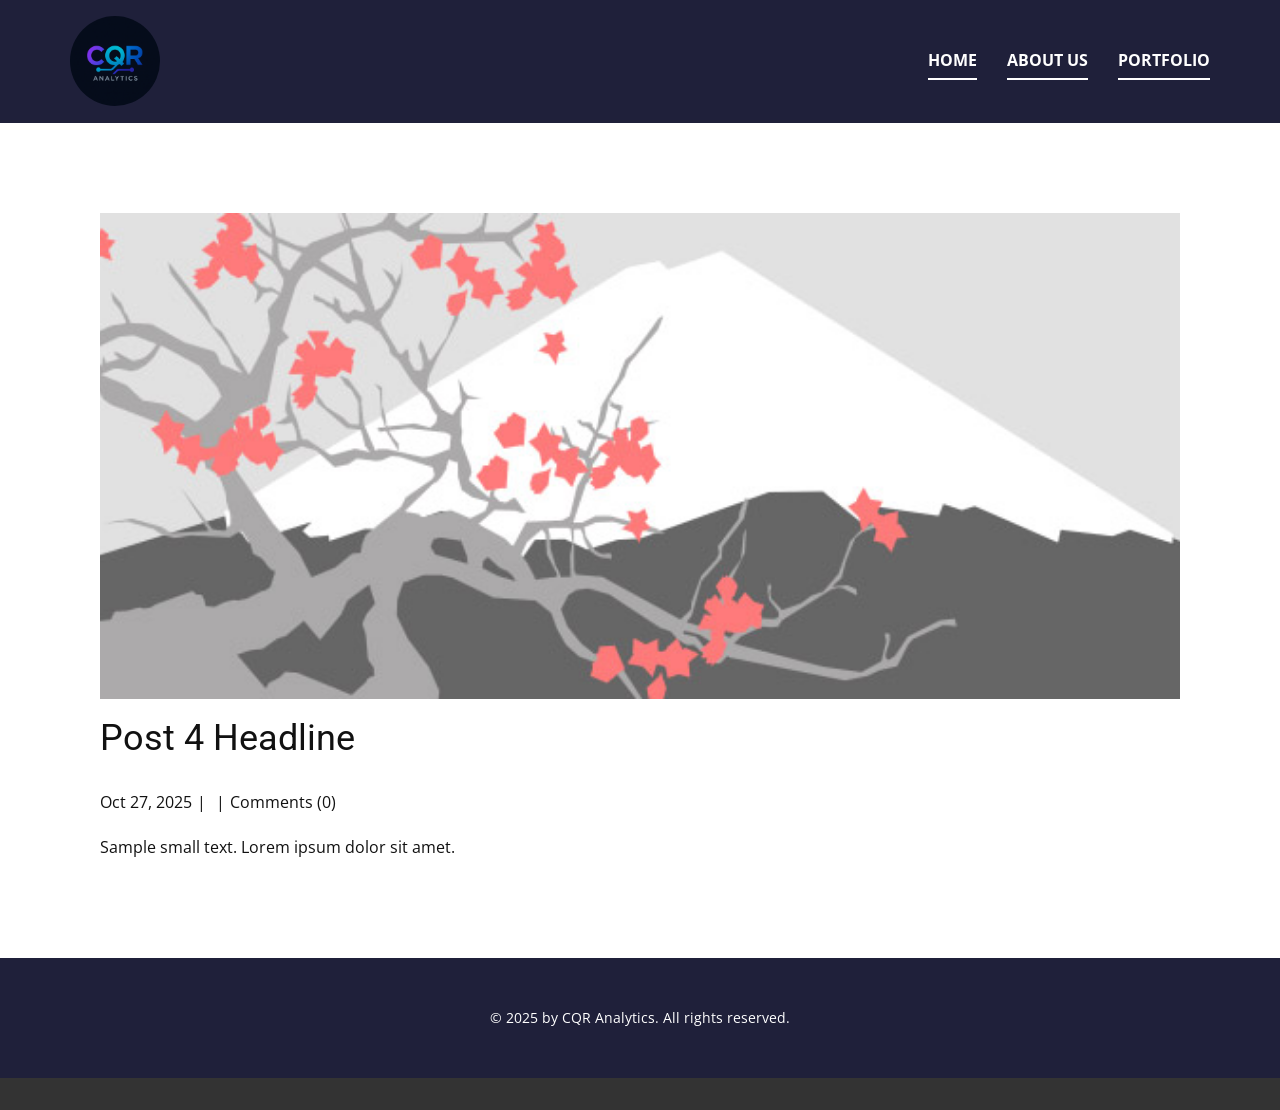
<file: blog/post-3.html>
<!DOCTYPE html>
<html style="font-size: 16px;" lang="en"><head>
    <meta name="viewport" content="width=device-width, initial-scale=1.0">
    <meta charset="utf-8">
    <meta name="keywords" content="Post 1 Headline">
    <meta name="description" content="">
    <title>Post 4 Headline</title>
    <link rel="stylesheet" href="../nicepage.css" media="screen">
<link rel="stylesheet" href="/Post-Template.css" media="screen">
    <script class="u-script" type="text/javascript" src="../jquery.js" defer=""></script>
    <script class="u-script" type="text/javascript" src="../nicepage.js" defer=""></script>
    <meta name="generator" content="Nicepage 7.15.4, nicepage.com">
    
    
    
    <link id="u-page-google-font" rel="stylesheet" href="https://fonts.googleapis.com/css2?display=swap&amp;family=Roboto:ital,wght@0,100;0,200;0,300;0,400;0,500;0,600;0,700;0,800;0,900;1,100;1,200;1,300;1,400;1,500;1,600;1,700;1,800;1,900&amp;family=Open+Sans:ital,wght@0,300;0,400;0,500;0,600;0,700;0,800;1,300;1,400;1,500;1,600;1,700;1,800">
    <script type="application/ld+json">{
		"@context": "http://schema.org",
		"@type": "Organization",
		"name": ""
}</script>
    <meta name="theme-color" content="#1f203a">
  <meta data-intl-tel-input-cdn-path="intlTelInput/"></head>
  <body data-path-to-root="/" data-include-products="true" class="u-body u-xl-mode" data-lang="en"><header class="cz-color-16777215 cz-color-3809311 u-clearfix u-header u-palette-1-base u-sticky u-header" id="sec-ab9d"><div class="cz-color-16777215 u-clearfix u-sheet u-valign-middle-lg u-valign-middle-md u-valign-middle-sm u-valign-middle-xs u-sheet-1">
        <nav class="cz-color-16777215 u-menu u-menu-one-level u-offcanvas u-menu-1" data-responsive-from="MD" role="navigation">
          <div class="cz-color-16777215 menu-collapse" style="font-size: 1rem; letter-spacing: 0px; font-weight: 700; text-transform: uppercase;">
            <a class="cz-color-16777215 u-button-style u-custom-active-border-color u-custom-active-color u-custom-border u-custom-border-color u-custom-borders u-custom-hover-border-color u-custom-hover-color u-custom-left-right-menu-spacing u-custom-padding-bottom u-custom-text-active-color u-custom-text-color u-custom-text-decoration u-custom-text-hover-color u-custom-top-bottom-menu-spacing u-hamburger-link u-nav-link u-text-active-palette-1-base u-text-hover-palette-2-base u-text-white" href="#" tabindex="-1" aria-label="Open menu" aria-controls="3b67">
              <svg class="u-svg-link cz-color-16777215" viewBox="0 0 24 24"><use xlink:href="#menu-hamburger" class="cz-color-16777215"></use></svg>
              <svg class="u-svg-content cz-color-16777215" version="1.1" id="menu-hamburger" viewBox="0 0 16 16" x="0px" y="0px" xmlns:xlink="http://www.w3.org/1999/xlink" xmlns="http://www.w3.org/2000/svg"><g class="cz-color-16777215"><rect y="1" width="16" height="2" class="cz-color-16777215"></rect><rect y="7" width="16" height="2" class="cz-color-16777215"></rect><rect y="13" width="16" height="2" class="cz-color-16777215"></rect>
</g></svg>
            </a>
          </div>
          <div class="cz-color-16777215 u-custom-menu u-nav-container">
            <ul role="menubar" class="u-nav u-spacing-30 u-unstyled u-nav-1"><li role="none" class="u-nav-item"><a role="menuitem" class="u-border-2 u-border-active-custom-color-2 u-border-hover-white u-border-no-left u-border-no-right u-border-no-top u-border-white u-button-style u-nav-link u-text-active-custom-color-2 u-text-hover-custom-color-4 u-text-white" href="/" style="padding: 10px 0px;">Home</a>
</li><li role="none" class="u-nav-item"><a role="menuitem" class="u-border-2 u-border-active-custom-color-2 u-border-hover-white u-border-no-left u-border-no-right u-border-no-top u-border-white u-button-style u-nav-link u-text-active-custom-color-2 u-text-hover-custom-color-4 u-text-white" href="/About-Us.html" style="padding: 10px 0px;">About Us</a>
</li><li role="none" class="u-nav-item"><a role="menuitem" class="u-border-2 u-border-active-custom-color-2 u-border-hover-white u-border-no-left u-border-no-right u-border-no-top u-border-white u-button-style u-nav-link u-text-active-custom-color-2 u-text-hover-custom-color-4 u-text-white" href="/Portfolio.html" style="padding: 10px 0px;">Portfolio</a>
</li></ul>
          </div>
          <div class="cz-color-16777215 u-custom-menu u-nav-container-collapse" id="3b67" role="region" aria-label="Menu panel">
            <div class="cz-color-16777215 u-black u-container-style u-inner-container-layout u-opacity u-opacity-95 u-sidenav">
              <div class="cz-color-16777215 u-inner-container-layout u-sidenav-overflow">
                <div class="cz-color-16777215 u-menu-close" tabindex="-1" aria-label="Close menu"></div>
                <ul class="cz-color-16777215 u-align-center u-nav u-popupmenu-items u-unstyled u-nav-2" role="menubar"><li role="none" class="u-nav-item"><a role="menuitem" class="u-button-style u-nav-link" href="/">Home</a>
</li><li role="none" class="u-nav-item"><a role="menuitem" class="u-button-style u-nav-link" href="/About-Us.html">About Us</a>
</li><li role="none" class="u-nav-item"><a role="menuitem" class="u-button-style u-nav-link" href="/Portfolio.html">Portfolio</a>
</li></ul>
              </div>
            </div>
            <div class="cz-color-0 cz-color-16777215 u-black u-menu-overlay u-opacity u-opacity-70"></div>
          </div>
          <style class="menu-style">@media (max-width: 939px) {
                    [data-responsive-from="MD"] .u-nav-container {
                        display: none;
                    }
                    [data-responsive-from="MD"] .menu-collapse {
                        display: block;
                    }
                }</style>
        </nav>
        <img class="u-image u-image-circle u-preserve-proportions u-image-1" src="/images/ChatGPTImageOct27202504_10_44PM.png" alt="" data-image-width="1024" data-image-height="1024">
      </div></header>
    <section class="u-align-center u-clearfix u-section-1" id="block-1">
      <div class="u-clearfix u-sheet u-valign-middle-md u-valign-middle-sm u-valign-middle-xs u-sheet-1"><!--post_details--><!--post_details_options_json--><!--{"source":""}--><!--/post_details_options_json--><!--blog_post-->
        <div class="u-container-style u-expanded-width u-post-details u-post-details-1">
          <div class="u-container-layout u-valign-middle u-container-layout-1"><!--blog_post_image-->
            <img alt="" class="u-blog-control u-expanded-width u-image u-image-default u-image-1" src="/images/0fd3416c.jpeg"><!--/blog_post_image--><!--blog_post_header-->
            <h2 class="u-blog-control u-text u-text-1">Post 4 Headline</h2><!--/blog_post_header--><!--blog_post_metadata-->
            <div class="u-blog-control u-metadata u-metadata-1"><!--blog_post_metadata_date--><span class="u-meta-date u-meta-icon">Oct 27, 2025</span><!--/blog_post_metadata_date--><!--blog_post_metadata_category--><span class="u-meta-category u-meta-icon"></span><!--/blog_post_metadata_category--><!--blog_post_metadata_comments--><span class="u-meta-comments u-meta-icon"><!--blog_post_metadata_comments_content-->Comments (0)<!--/blog_post_metadata_comments_content--></span><!--/blog_post_metadata_comments-->
            </div><!--/blog_post_metadata--><!--blog_post_content-->
            <div class="u-align-justify u-blog-control u-post-content u-text u-text-2 fr-view">
  <p>Sample small text. Lorem ipsum dolor sit amet.</p>
  </div><!--/blog_post_content-->
          </div>
        </div><!--/blog_post--><!--/post_details-->
      </div>
    </section>
    
    
    
    <footer class="cz-color-16777215 cz-color-3809311 u-align-center u-clearfix u-container-align-center u-footer u-palette-1-base u-footer" id="sec-0f65"><div class="cz-color-16777215 u-clearfix u-sheet u-sheet-1">
        <p class="cz-color-16777215 u-small-text u-text u-text-variant u-text-1"> © 2025 by CQR Analytics. All rights reserved.</p>
      </div></footer>
    <section class="u-backlink u-clearfix u-grey-80"></section>
  
</body></html>
</file>
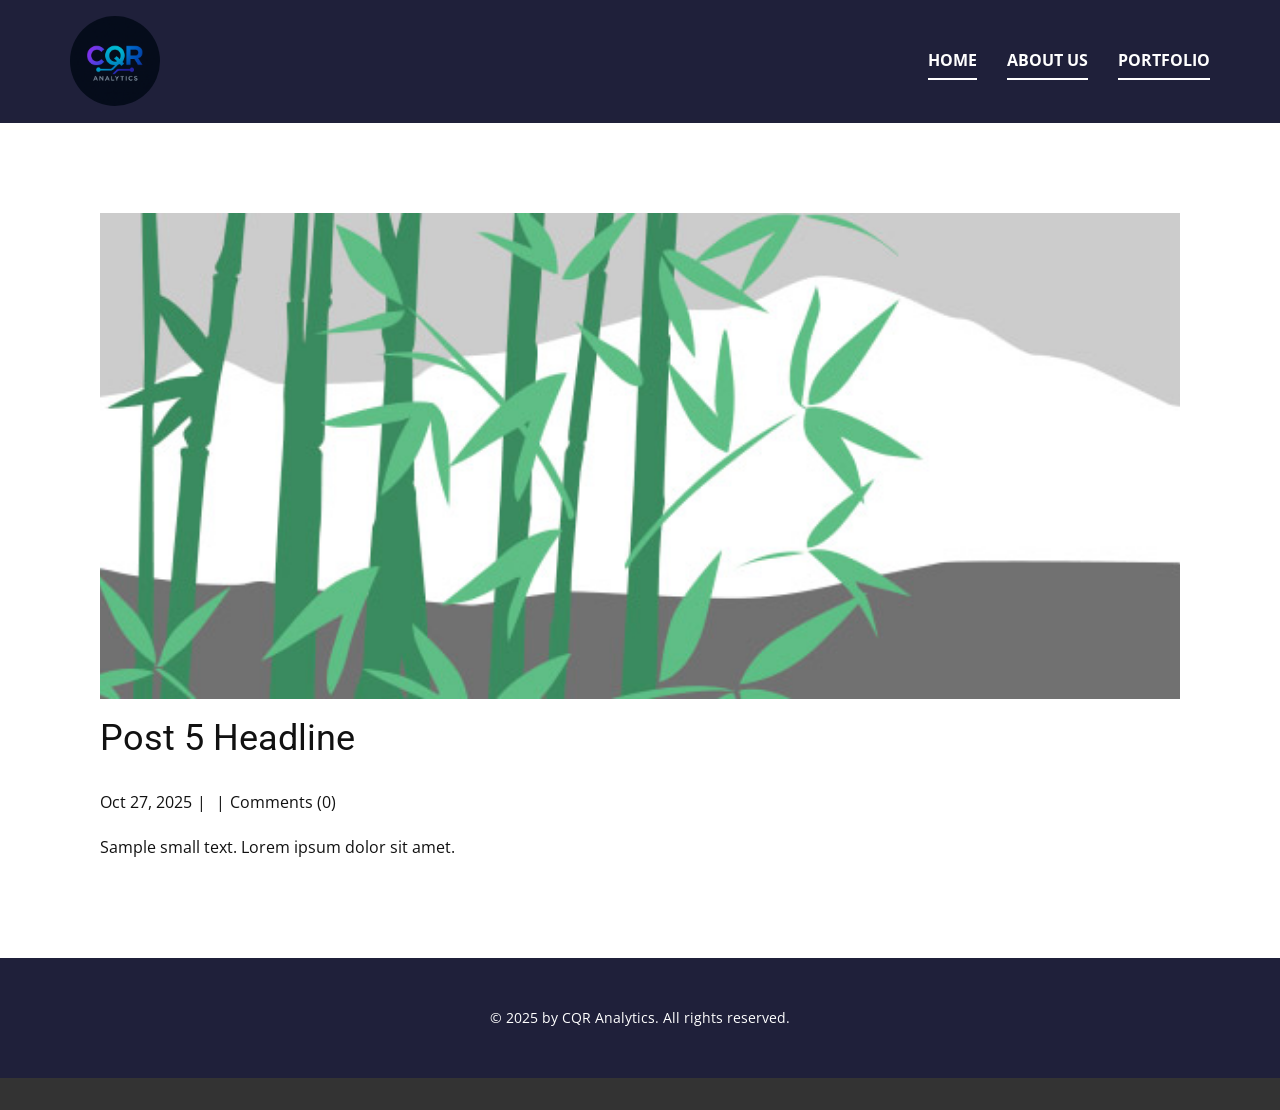
<file: blog/post-4.html>
<!DOCTYPE html>
<html style="font-size: 16px;" lang="en"><head>
    <meta name="viewport" content="width=device-width, initial-scale=1.0">
    <meta charset="utf-8">
    <meta name="keywords" content="Post 1 Headline">
    <meta name="description" content="">
    <title>Post 5 Headline</title>
    <link rel="stylesheet" href="../nicepage.css" media="screen">
<link rel="stylesheet" href="/Post-Template.css" media="screen">
    <script class="u-script" type="text/javascript" src="../jquery.js" defer=""></script>
    <script class="u-script" type="text/javascript" src="../nicepage.js" defer=""></script>
    <meta name="generator" content="Nicepage 7.15.4, nicepage.com">
    
    
    
    <link id="u-page-google-font" rel="stylesheet" href="https://fonts.googleapis.com/css2?display=swap&amp;family=Roboto:ital,wght@0,100;0,200;0,300;0,400;0,500;0,600;0,700;0,800;0,900;1,100;1,200;1,300;1,400;1,500;1,600;1,700;1,800;1,900&amp;family=Open+Sans:ital,wght@0,300;0,400;0,500;0,600;0,700;0,800;1,300;1,400;1,500;1,600;1,700;1,800">
    <script type="application/ld+json">{
		"@context": "http://schema.org",
		"@type": "Organization",
		"name": ""
}</script>
    <meta name="theme-color" content="#1f203a">
  <meta data-intl-tel-input-cdn-path="intlTelInput/"></head>
  <body data-path-to-root="/" data-include-products="true" class="u-body u-xl-mode" data-lang="en"><header class="cz-color-16777215 cz-color-3809311 u-clearfix u-header u-palette-1-base u-sticky u-header" id="sec-ab9d"><div class="cz-color-16777215 u-clearfix u-sheet u-valign-middle-lg u-valign-middle-md u-valign-middle-sm u-valign-middle-xs u-sheet-1">
        <nav class="cz-color-16777215 u-menu u-menu-one-level u-offcanvas u-menu-1" data-responsive-from="MD" role="navigation">
          <div class="cz-color-16777215 menu-collapse" style="font-size: 1rem; letter-spacing: 0px; font-weight: 700; text-transform: uppercase;">
            <a class="cz-color-16777215 u-button-style u-custom-active-border-color u-custom-active-color u-custom-border u-custom-border-color u-custom-borders u-custom-hover-border-color u-custom-hover-color u-custom-left-right-menu-spacing u-custom-padding-bottom u-custom-text-active-color u-custom-text-color u-custom-text-decoration u-custom-text-hover-color u-custom-top-bottom-menu-spacing u-hamburger-link u-nav-link u-text-active-palette-1-base u-text-hover-palette-2-base u-text-white" href="#" tabindex="-1" aria-label="Open menu" aria-controls="3b67">
              <svg class="u-svg-link cz-color-16777215" viewBox="0 0 24 24"><use xlink:href="#menu-hamburger" class="cz-color-16777215"></use></svg>
              <svg class="u-svg-content cz-color-16777215" version="1.1" id="menu-hamburger" viewBox="0 0 16 16" x="0px" y="0px" xmlns:xlink="http://www.w3.org/1999/xlink" xmlns="http://www.w3.org/2000/svg"><g class="cz-color-16777215"><rect y="1" width="16" height="2" class="cz-color-16777215"></rect><rect y="7" width="16" height="2" class="cz-color-16777215"></rect><rect y="13" width="16" height="2" class="cz-color-16777215"></rect>
</g></svg>
            </a>
          </div>
          <div class="cz-color-16777215 u-custom-menu u-nav-container">
            <ul role="menubar" class="u-nav u-spacing-30 u-unstyled u-nav-1"><li role="none" class="u-nav-item"><a role="menuitem" class="u-border-2 u-border-active-custom-color-2 u-border-hover-white u-border-no-left u-border-no-right u-border-no-top u-border-white u-button-style u-nav-link u-text-active-custom-color-2 u-text-hover-custom-color-4 u-text-white" href="/" style="padding: 10px 0px;">Home</a>
</li><li role="none" class="u-nav-item"><a role="menuitem" class="u-border-2 u-border-active-custom-color-2 u-border-hover-white u-border-no-left u-border-no-right u-border-no-top u-border-white u-button-style u-nav-link u-text-active-custom-color-2 u-text-hover-custom-color-4 u-text-white" href="/About-Us.html" style="padding: 10px 0px;">About Us</a>
</li><li role="none" class="u-nav-item"><a role="menuitem" class="u-border-2 u-border-active-custom-color-2 u-border-hover-white u-border-no-left u-border-no-right u-border-no-top u-border-white u-button-style u-nav-link u-text-active-custom-color-2 u-text-hover-custom-color-4 u-text-white" href="/Portfolio.html" style="padding: 10px 0px;">Portfolio</a>
</li></ul>
          </div>
          <div class="cz-color-16777215 u-custom-menu u-nav-container-collapse" id="3b67" role="region" aria-label="Menu panel">
            <div class="cz-color-16777215 u-black u-container-style u-inner-container-layout u-opacity u-opacity-95 u-sidenav">
              <div class="cz-color-16777215 u-inner-container-layout u-sidenav-overflow">
                <div class="cz-color-16777215 u-menu-close" tabindex="-1" aria-label="Close menu"></div>
                <ul class="cz-color-16777215 u-align-center u-nav u-popupmenu-items u-unstyled u-nav-2" role="menubar"><li role="none" class="u-nav-item"><a role="menuitem" class="u-button-style u-nav-link" href="/">Home</a>
</li><li role="none" class="u-nav-item"><a role="menuitem" class="u-button-style u-nav-link" href="/About-Us.html">About Us</a>
</li><li role="none" class="u-nav-item"><a role="menuitem" class="u-button-style u-nav-link" href="/Portfolio.html">Portfolio</a>
</li></ul>
              </div>
            </div>
            <div class="cz-color-0 cz-color-16777215 u-black u-menu-overlay u-opacity u-opacity-70"></div>
          </div>
          <style class="menu-style">@media (max-width: 939px) {
                    [data-responsive-from="MD"] .u-nav-container {
                        display: none;
                    }
                    [data-responsive-from="MD"] .menu-collapse {
                        display: block;
                    }
                }</style>
        </nav>
        <img class="u-image u-image-circle u-preserve-proportions u-image-1" src="/images/ChatGPTImageOct27202504_10_44PM.png" alt="" data-image-width="1024" data-image-height="1024">
      </div></header>
    <section class="u-align-center u-clearfix u-section-1" id="block-1">
      <div class="u-clearfix u-sheet u-valign-middle-md u-valign-middle-sm u-valign-middle-xs u-sheet-1"><!--post_details--><!--post_details_options_json--><!--{"source":""}--><!--/post_details_options_json--><!--blog_post-->
        <div class="u-container-style u-expanded-width u-post-details u-post-details-1">
          <div class="u-container-layout u-valign-middle u-container-layout-1"><!--blog_post_image-->
            <img alt="" class="u-blog-control u-expanded-width u-image u-image-default u-image-1" src="/images/68f64b9d.jpeg"><!--/blog_post_image--><!--blog_post_header-->
            <h2 class="u-blog-control u-text u-text-1">Post 5 Headline</h2><!--/blog_post_header--><!--blog_post_metadata-->
            <div class="u-blog-control u-metadata u-metadata-1"><!--blog_post_metadata_date--><span class="u-meta-date u-meta-icon">Oct 27, 2025</span><!--/blog_post_metadata_date--><!--blog_post_metadata_category--><span class="u-meta-category u-meta-icon"></span><!--/blog_post_metadata_category--><!--blog_post_metadata_comments--><span class="u-meta-comments u-meta-icon"><!--blog_post_metadata_comments_content-->Comments (0)<!--/blog_post_metadata_comments_content--></span><!--/blog_post_metadata_comments-->
            </div><!--/blog_post_metadata--><!--blog_post_content-->
            <div class="u-align-justify u-blog-control u-post-content u-text u-text-2 fr-view">
  <p>Sample small text. Lorem ipsum dolor sit amet.</p>
  </div><!--/blog_post_content-->
          </div>
        </div><!--/blog_post--><!--/post_details-->
      </div>
    </section>
    
    
    
    <footer class="cz-color-16777215 cz-color-3809311 u-align-center u-clearfix u-container-align-center u-footer u-palette-1-base u-footer" id="sec-0f65"><div class="cz-color-16777215 u-clearfix u-sheet u-sheet-1">
        <p class="cz-color-16777215 u-small-text u-text u-text-variant u-text-1"> © 2025 by CQR Analytics. All rights reserved.</p>
      </div></footer>
    <section class="u-backlink u-clearfix u-grey-80"></section>
  
</body></html>
</file>
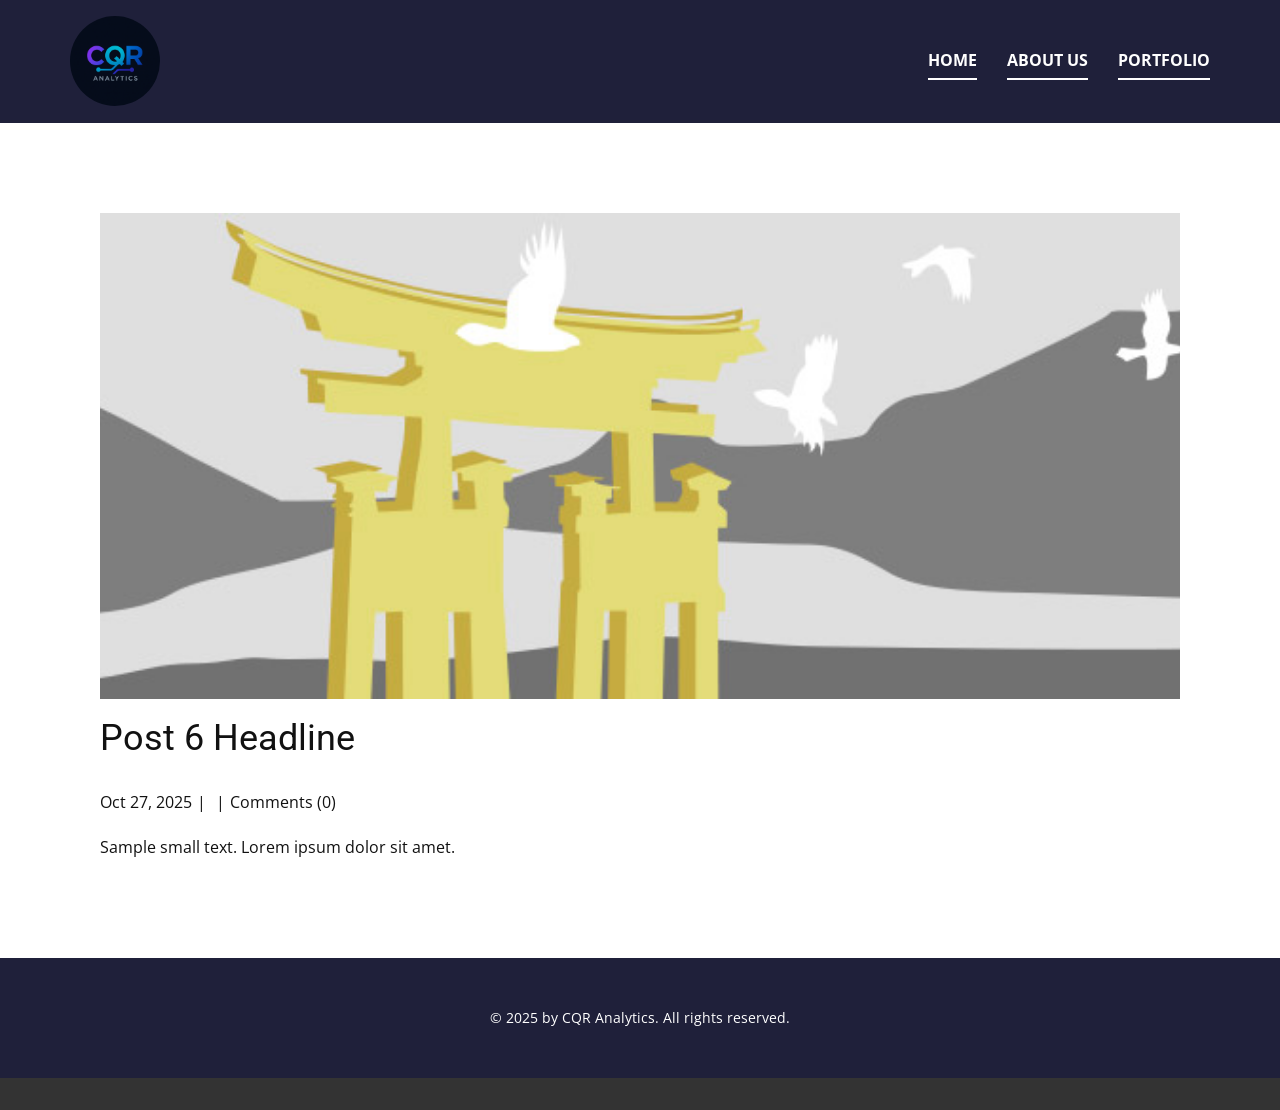
<file: blog/post-5.html>
<!DOCTYPE html>
<html style="font-size: 16px;" lang="en"><head>
    <meta name="viewport" content="width=device-width, initial-scale=1.0">
    <meta charset="utf-8">
    <meta name="keywords" content="Post 1 Headline">
    <meta name="description" content="">
    <title>Post 6 Headline</title>
    <link rel="stylesheet" href="../nicepage.css" media="screen">
<link rel="stylesheet" href="/Post-Template.css" media="screen">
    <script class="u-script" type="text/javascript" src="../jquery.js" defer=""></script>
    <script class="u-script" type="text/javascript" src="../nicepage.js" defer=""></script>
    <meta name="generator" content="Nicepage 7.15.4, nicepage.com">
    
    
    
    <link id="u-page-google-font" rel="stylesheet" href="https://fonts.googleapis.com/css2?display=swap&amp;family=Roboto:ital,wght@0,100;0,200;0,300;0,400;0,500;0,600;0,700;0,800;0,900;1,100;1,200;1,300;1,400;1,500;1,600;1,700;1,800;1,900&amp;family=Open+Sans:ital,wght@0,300;0,400;0,500;0,600;0,700;0,800;1,300;1,400;1,500;1,600;1,700;1,800">
    <script type="application/ld+json">{
		"@context": "http://schema.org",
		"@type": "Organization",
		"name": ""
}</script>
    <meta name="theme-color" content="#1f203a">
  <meta data-intl-tel-input-cdn-path="intlTelInput/"></head>
  <body data-path-to-root="/" data-include-products="true" class="u-body u-xl-mode" data-lang="en"><header class="cz-color-16777215 cz-color-3809311 u-clearfix u-header u-palette-1-base u-sticky u-header" id="sec-ab9d"><div class="cz-color-16777215 u-clearfix u-sheet u-valign-middle-lg u-valign-middle-md u-valign-middle-sm u-valign-middle-xs u-sheet-1">
        <nav class="cz-color-16777215 u-menu u-menu-one-level u-offcanvas u-menu-1" data-responsive-from="MD" role="navigation">
          <div class="cz-color-16777215 menu-collapse" style="font-size: 1rem; letter-spacing: 0px; font-weight: 700; text-transform: uppercase;">
            <a class="cz-color-16777215 u-button-style u-custom-active-border-color u-custom-active-color u-custom-border u-custom-border-color u-custom-borders u-custom-hover-border-color u-custom-hover-color u-custom-left-right-menu-spacing u-custom-padding-bottom u-custom-text-active-color u-custom-text-color u-custom-text-decoration u-custom-text-hover-color u-custom-top-bottom-menu-spacing u-hamburger-link u-nav-link u-text-active-palette-1-base u-text-hover-palette-2-base u-text-white" href="#" tabindex="-1" aria-label="Open menu" aria-controls="3b67">
              <svg class="u-svg-link cz-color-16777215" viewBox="0 0 24 24"><use xlink:href="#menu-hamburger" class="cz-color-16777215"></use></svg>
              <svg class="u-svg-content cz-color-16777215" version="1.1" id="menu-hamburger" viewBox="0 0 16 16" x="0px" y="0px" xmlns:xlink="http://www.w3.org/1999/xlink" xmlns="http://www.w3.org/2000/svg"><g class="cz-color-16777215"><rect y="1" width="16" height="2" class="cz-color-16777215"></rect><rect y="7" width="16" height="2" class="cz-color-16777215"></rect><rect y="13" width="16" height="2" class="cz-color-16777215"></rect>
</g></svg>
            </a>
          </div>
          <div class="cz-color-16777215 u-custom-menu u-nav-container">
            <ul role="menubar" class="u-nav u-spacing-30 u-unstyled u-nav-1"><li role="none" class="u-nav-item"><a role="menuitem" class="u-border-2 u-border-active-custom-color-2 u-border-hover-white u-border-no-left u-border-no-right u-border-no-top u-border-white u-button-style u-nav-link u-text-active-custom-color-2 u-text-hover-custom-color-4 u-text-white" href="/" style="padding: 10px 0px;">Home</a>
</li><li role="none" class="u-nav-item"><a role="menuitem" class="u-border-2 u-border-active-custom-color-2 u-border-hover-white u-border-no-left u-border-no-right u-border-no-top u-border-white u-button-style u-nav-link u-text-active-custom-color-2 u-text-hover-custom-color-4 u-text-white" href="/About-Us.html" style="padding: 10px 0px;">About Us</a>
</li><li role="none" class="u-nav-item"><a role="menuitem" class="u-border-2 u-border-active-custom-color-2 u-border-hover-white u-border-no-left u-border-no-right u-border-no-top u-border-white u-button-style u-nav-link u-text-active-custom-color-2 u-text-hover-custom-color-4 u-text-white" href="/Portfolio.html" style="padding: 10px 0px;">Portfolio</a>
</li></ul>
          </div>
          <div class="cz-color-16777215 u-custom-menu u-nav-container-collapse" id="3b67" role="region" aria-label="Menu panel">
            <div class="cz-color-16777215 u-black u-container-style u-inner-container-layout u-opacity u-opacity-95 u-sidenav">
              <div class="cz-color-16777215 u-inner-container-layout u-sidenav-overflow">
                <div class="cz-color-16777215 u-menu-close" tabindex="-1" aria-label="Close menu"></div>
                <ul class="cz-color-16777215 u-align-center u-nav u-popupmenu-items u-unstyled u-nav-2" role="menubar"><li role="none" class="u-nav-item"><a role="menuitem" class="u-button-style u-nav-link" href="/">Home</a>
</li><li role="none" class="u-nav-item"><a role="menuitem" class="u-button-style u-nav-link" href="/About-Us.html">About Us</a>
</li><li role="none" class="u-nav-item"><a role="menuitem" class="u-button-style u-nav-link" href="/Portfolio.html">Portfolio</a>
</li></ul>
              </div>
            </div>
            <div class="cz-color-0 cz-color-16777215 u-black u-menu-overlay u-opacity u-opacity-70"></div>
          </div>
          <style class="menu-style">@media (max-width: 939px) {
                    [data-responsive-from="MD"] .u-nav-container {
                        display: none;
                    }
                    [data-responsive-from="MD"] .menu-collapse {
                        display: block;
                    }
                }</style>
        </nav>
        <img class="u-image u-image-circle u-preserve-proportions u-image-1" src="/images/ChatGPTImageOct27202504_10_44PM.png" alt="" data-image-width="1024" data-image-height="1024">
      </div></header>
    <section class="u-align-center u-clearfix u-section-1" id="block-1">
      <div class="u-clearfix u-sheet u-valign-middle-md u-valign-middle-sm u-valign-middle-xs u-sheet-1"><!--post_details--><!--post_details_options_json--><!--{"source":""}--><!--/post_details_options_json--><!--blog_post-->
        <div class="u-container-style u-expanded-width u-post-details u-post-details-1">
          <div class="u-container-layout u-valign-middle u-container-layout-1"><!--blog_post_image-->
            <img alt="" class="u-blog-control u-expanded-width u-image u-image-default u-image-1" src="/images/8ad73f3c.jpeg"><!--/blog_post_image--><!--blog_post_header-->
            <h2 class="u-blog-control u-text u-text-1">Post 6 Headline</h2><!--/blog_post_header--><!--blog_post_metadata-->
            <div class="u-blog-control u-metadata u-metadata-1"><!--blog_post_metadata_date--><span class="u-meta-date u-meta-icon">Oct 27, 2025</span><!--/blog_post_metadata_date--><!--blog_post_metadata_category--><span class="u-meta-category u-meta-icon"></span><!--/blog_post_metadata_category--><!--blog_post_metadata_comments--><span class="u-meta-comments u-meta-icon"><!--blog_post_metadata_comments_content-->Comments (0)<!--/blog_post_metadata_comments_content--></span><!--/blog_post_metadata_comments-->
            </div><!--/blog_post_metadata--><!--blog_post_content-->
            <div class="u-align-justify u-blog-control u-post-content u-text u-text-2 fr-view">
  <p>Sample small text. Lorem ipsum dolor sit amet.</p>
  </div><!--/blog_post_content-->
          </div>
        </div><!--/blog_post--><!--/post_details-->
      </div>
    </section>
    
    
    
    <footer class="cz-color-16777215 cz-color-3809311 u-align-center u-clearfix u-container-align-center u-footer u-palette-1-base u-footer" id="sec-0f65"><div class="cz-color-16777215 u-clearfix u-sheet u-sheet-1">
        <p class="cz-color-16777215 u-small-text u-text u-text-variant u-text-1"> © 2025 by CQR Analytics. All rights reserved.</p>
      </div></footer>
    <section class="u-backlink u-clearfix u-grey-80"></section>
  
</body></html>
</file>
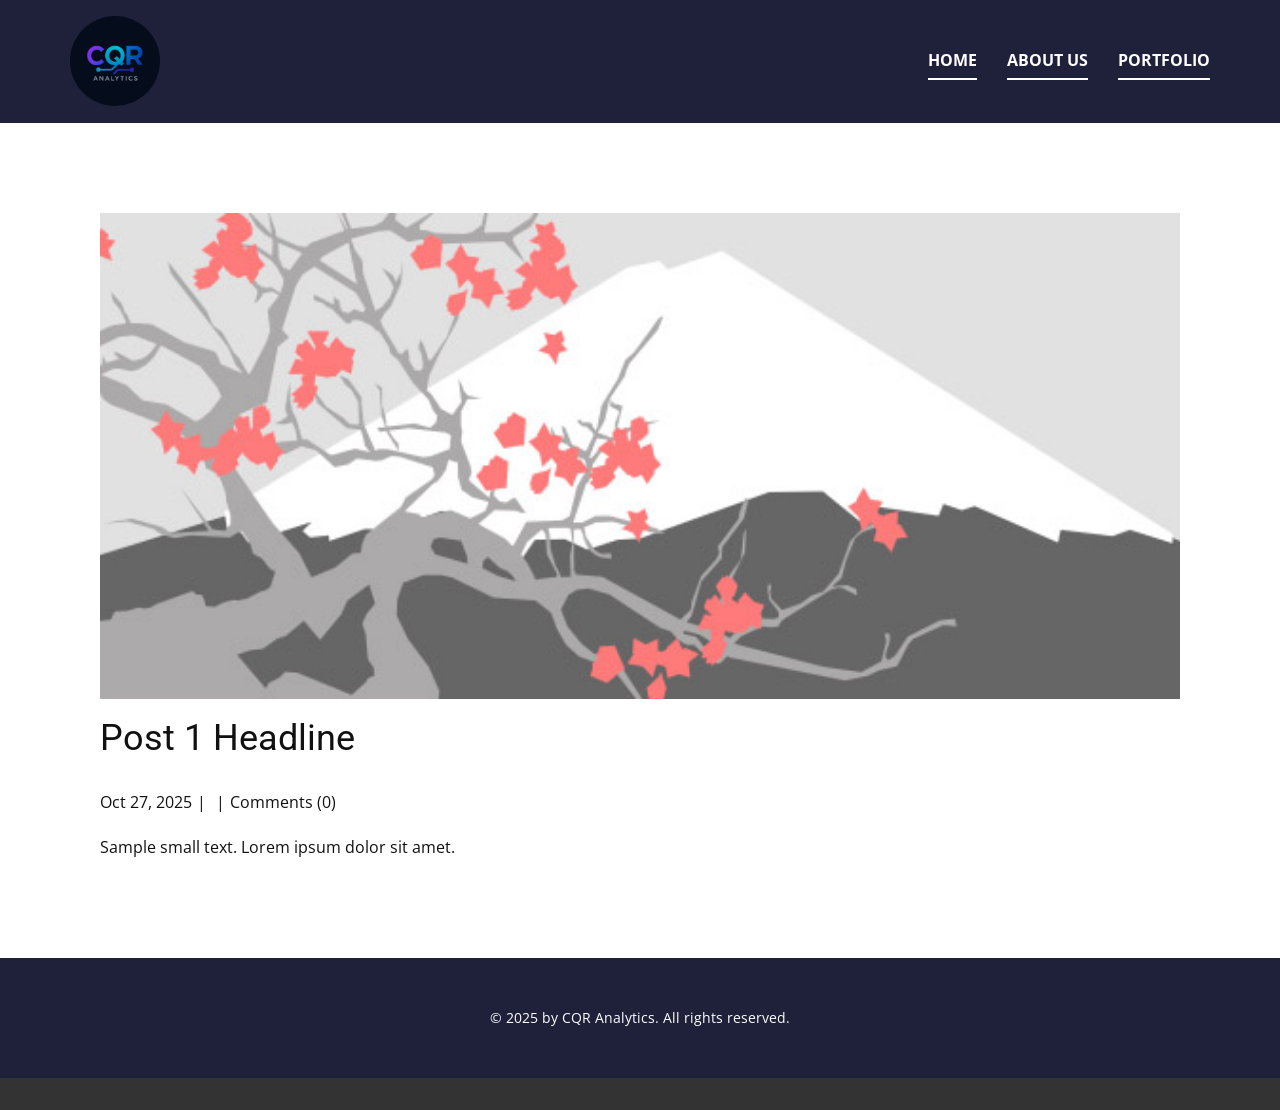
<file: blog/post.html>
<!DOCTYPE html>
<html style="font-size: 16px;" lang="en"><head>
    <meta name="viewport" content="width=device-width, initial-scale=1.0">
    <meta charset="utf-8">
    <meta name="keywords" content="Post 1 Headline">
    <meta name="description" content="">
    <title>Post 1 Headline</title>
    <link rel="stylesheet" href="../nicepage.css" media="screen">
<link rel="stylesheet" href="/Post-Template.css" media="screen">
    <script class="u-script" type="text/javascript" src="../jquery.js" defer=""></script>
    <script class="u-script" type="text/javascript" src="../nicepage.js" defer=""></script>
    <meta name="generator" content="Nicepage 7.15.4, nicepage.com">
    
    
    
    <link id="u-page-google-font" rel="stylesheet" href="https://fonts.googleapis.com/css2?display=swap&amp;family=Roboto:ital,wght@0,100;0,200;0,300;0,400;0,500;0,600;0,700;0,800;0,900;1,100;1,200;1,300;1,400;1,500;1,600;1,700;1,800;1,900&amp;family=Open+Sans:ital,wght@0,300;0,400;0,500;0,600;0,700;0,800;1,300;1,400;1,500;1,600;1,700;1,800">
    <script type="application/ld+json">{
		"@context": "http://schema.org",
		"@type": "Organization",
		"name": ""
}</script>
    <meta name="theme-color" content="#1f203a">
  <meta data-intl-tel-input-cdn-path="intlTelInput/"></head>
  <body data-path-to-root="/" data-include-products="true" class="u-body u-xl-mode" data-lang="en"><header class="cz-color-16777215 cz-color-3809311 u-clearfix u-header u-palette-1-base u-sticky u-header" id="sec-ab9d"><div class="cz-color-16777215 u-clearfix u-sheet u-valign-middle-lg u-valign-middle-md u-valign-middle-sm u-valign-middle-xs u-sheet-1">
        <nav class="cz-color-16777215 u-menu u-menu-one-level u-offcanvas u-menu-1" data-responsive-from="MD" role="navigation">
          <div class="cz-color-16777215 menu-collapse" style="font-size: 1rem; letter-spacing: 0px; font-weight: 700; text-transform: uppercase;">
            <a class="cz-color-16777215 u-button-style u-custom-active-border-color u-custom-active-color u-custom-border u-custom-border-color u-custom-borders u-custom-hover-border-color u-custom-hover-color u-custom-left-right-menu-spacing u-custom-padding-bottom u-custom-text-active-color u-custom-text-color u-custom-text-decoration u-custom-text-hover-color u-custom-top-bottom-menu-spacing u-hamburger-link u-nav-link u-text-active-palette-1-base u-text-hover-palette-2-base u-text-white" href="#" tabindex="-1" aria-label="Open menu" aria-controls="3b67">
              <svg class="u-svg-link cz-color-16777215" viewBox="0 0 24 24"><use xlink:href="#menu-hamburger" class="cz-color-16777215"></use></svg>
              <svg class="u-svg-content cz-color-16777215" version="1.1" id="menu-hamburger" viewBox="0 0 16 16" x="0px" y="0px" xmlns:xlink="http://www.w3.org/1999/xlink" xmlns="http://www.w3.org/2000/svg"><g class="cz-color-16777215"><rect y="1" width="16" height="2" class="cz-color-16777215"></rect><rect y="7" width="16" height="2" class="cz-color-16777215"></rect><rect y="13" width="16" height="2" class="cz-color-16777215"></rect>
</g></svg>
            </a>
          </div>
          <div class="cz-color-16777215 u-custom-menu u-nav-container">
            <ul role="menubar" class="u-nav u-spacing-30 u-unstyled u-nav-1"><li role="none" class="u-nav-item"><a role="menuitem" class="u-border-2 u-border-active-custom-color-2 u-border-hover-white u-border-no-left u-border-no-right u-border-no-top u-border-white u-button-style u-nav-link u-text-active-custom-color-2 u-text-hover-custom-color-4 u-text-white" href="/" style="padding: 10px 0px;">Home</a>
</li><li role="none" class="u-nav-item"><a role="menuitem" class="u-border-2 u-border-active-custom-color-2 u-border-hover-white u-border-no-left u-border-no-right u-border-no-top u-border-white u-button-style u-nav-link u-text-active-custom-color-2 u-text-hover-custom-color-4 u-text-white" href="/About-Us.html" style="padding: 10px 0px;">About Us</a>
</li><li role="none" class="u-nav-item"><a role="menuitem" class="u-border-2 u-border-active-custom-color-2 u-border-hover-white u-border-no-left u-border-no-right u-border-no-top u-border-white u-button-style u-nav-link u-text-active-custom-color-2 u-text-hover-custom-color-4 u-text-white" href="/Portfolio.html" style="padding: 10px 0px;">Portfolio</a>
</li></ul>
          </div>
          <div class="cz-color-16777215 u-custom-menu u-nav-container-collapse" id="3b67" role="region" aria-label="Menu panel">
            <div class="cz-color-16777215 u-black u-container-style u-inner-container-layout u-opacity u-opacity-95 u-sidenav">
              <div class="cz-color-16777215 u-inner-container-layout u-sidenav-overflow">
                <div class="cz-color-16777215 u-menu-close" tabindex="-1" aria-label="Close menu"></div>
                <ul class="cz-color-16777215 u-align-center u-nav u-popupmenu-items u-unstyled u-nav-2" role="menubar"><li role="none" class="u-nav-item"><a role="menuitem" class="u-button-style u-nav-link" href="/">Home</a>
</li><li role="none" class="u-nav-item"><a role="menuitem" class="u-button-style u-nav-link" href="/About-Us.html">About Us</a>
</li><li role="none" class="u-nav-item"><a role="menuitem" class="u-button-style u-nav-link" href="/Portfolio.html">Portfolio</a>
</li></ul>
              </div>
            </div>
            <div class="cz-color-0 cz-color-16777215 u-black u-menu-overlay u-opacity u-opacity-70"></div>
          </div>
          <style class="menu-style">@media (max-width: 939px) {
                    [data-responsive-from="MD"] .u-nav-container {
                        display: none;
                    }
                    [data-responsive-from="MD"] .menu-collapse {
                        display: block;
                    }
                }</style>
        </nav>
        <img class="u-image u-image-circle u-preserve-proportions u-image-1" src="/images/ChatGPTImageOct27202504_10_44PM.png" alt="" data-image-width="1024" data-image-height="1024">
      </div></header>
    <section class="u-align-center u-clearfix u-section-1" id="block-1">
      <div class="u-clearfix u-sheet u-valign-middle-md u-valign-middle-sm u-valign-middle-xs u-sheet-1"><!--post_details--><!--post_details_options_json--><!--{"source":""}--><!--/post_details_options_json--><!--blog_post-->
        <div class="u-container-style u-expanded-width u-post-details u-post-details-1">
          <div class="u-container-layout u-valign-middle u-container-layout-1"><!--blog_post_image-->
            <img alt="" class="u-blog-control u-expanded-width u-image u-image-default u-image-1" src="/images/0fd3416c.jpeg"><!--/blog_post_image--><!--blog_post_header-->
            <h2 class="u-blog-control u-text u-text-1">Post 1 Headline</h2><!--/blog_post_header--><!--blog_post_metadata-->
            <div class="u-blog-control u-metadata u-metadata-1"><!--blog_post_metadata_date--><span class="u-meta-date u-meta-icon">Oct 27, 2025</span><!--/blog_post_metadata_date--><!--blog_post_metadata_category--><span class="u-meta-category u-meta-icon"></span><!--/blog_post_metadata_category--><!--blog_post_metadata_comments--><span class="u-meta-comments u-meta-icon"><!--blog_post_metadata_comments_content-->Comments (0)<!--/blog_post_metadata_comments_content--></span><!--/blog_post_metadata_comments-->
            </div><!--/blog_post_metadata--><!--blog_post_content-->
            <div class="u-align-justify u-blog-control u-post-content u-text u-text-2 fr-view">
  <p>Sample small text. Lorem ipsum dolor sit amet.</p>
  </div><!--/blog_post_content-->
          </div>
        </div><!--/blog_post--><!--/post_details-->
      </div>
    </section>
    
    
    
    <footer class="cz-color-16777215 cz-color-3809311 u-align-center u-clearfix u-container-align-center u-footer u-palette-1-base u-footer" id="sec-0f65"><div class="cz-color-16777215 u-clearfix u-sheet u-sheet-1">
        <p class="cz-color-16777215 u-small-text u-text u-text-variant u-text-1"> © 2025 by CQR Analytics. All rights reserved.</p>
      </div></footer>
    <section class="u-backlink u-clearfix u-grey-80"></section>
  
</body></html>
</file>
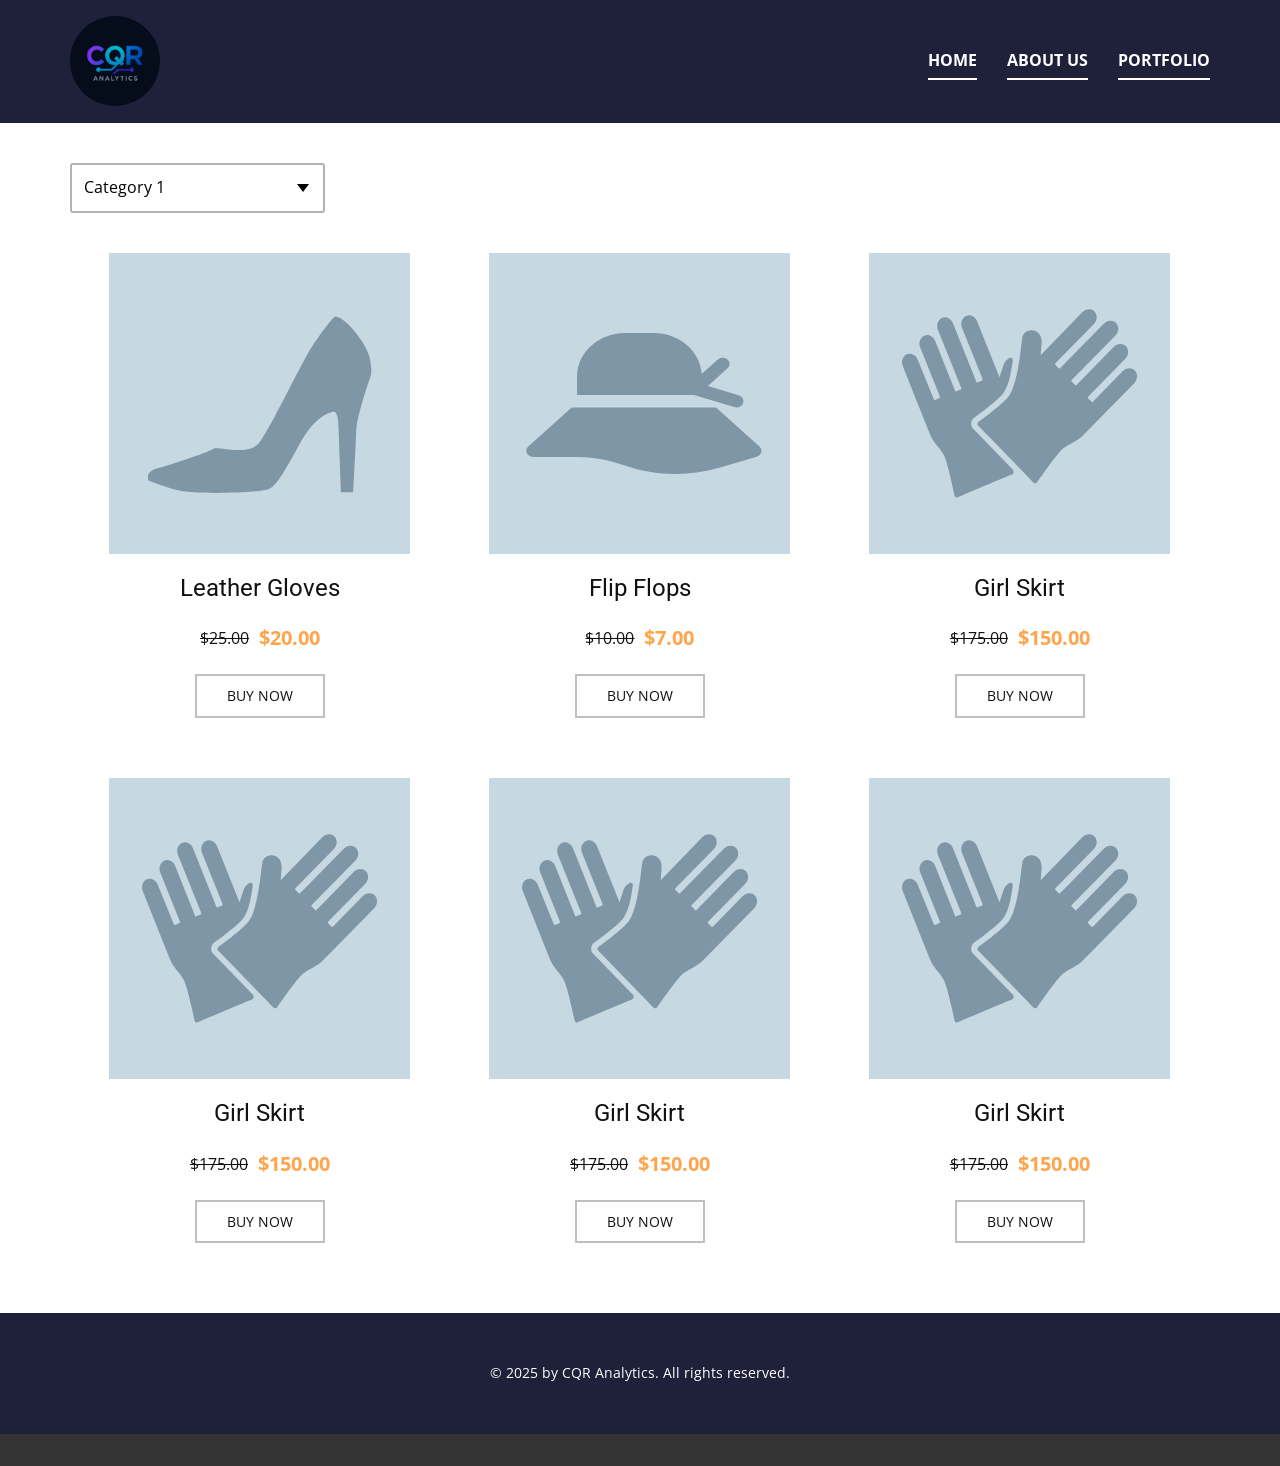
<file: products/products.html>
<!DOCTYPE html>
<html style="font-size: 16px;" lang="en"><head>
    <meta name="viewport" content="width=device-width, initial-scale=1.0">
    <meta charset="utf-8">
    <meta name="keywords" content="">
    <meta name="description" content="">
    <title>Shop</title>
    <link rel="stylesheet" href="../nicepage.css" media="screen">
<link rel="stylesheet" href="../Product-List-Template.css" media="screen">
    <script class="u-script" type="text/javascript" src="../jquery.js" defer=""></script>
    <script class="u-script" type="text/javascript" src="../nicepage.js" defer=""></script>
    <meta name="generator" content="Nicepage 7.15.4, nicepage.com">
    
    
    
    <link id="u-page-google-font" rel="stylesheet" href="https://fonts.googleapis.com/css2?display=swap&amp;family=Roboto:ital,wght@0,100;0,200;0,300;0,400;0,500;0,600;0,700;0,800;0,900;1,100;1,200;1,300;1,400;1,500;1,600;1,700;1,800;1,900&amp;family=Open+Sans:ital,wght@0,300;0,400;0,500;0,600;0,700;0,800;1,300;1,400;1,500;1,600;1,700;1,800">
    <script type="application/ld+json">{
		"@context": "http://schema.org",
		"@type": "Organization",
		"name": ""
}</script>
    <meta name="theme-color" content="#1f203a">
    <meta property="og:title" content="Product List Template">
    <meta property="og:type" content="website">
  <meta data-intl-tel-input-cdn-path="intlTelInput/"></head>
  <body data-path-to-root="/" data-include-products="true" class="u-body u-xl-mode" data-lang="en"><header class="cz-color-16777215 cz-color-3809311 u-clearfix u-header u-palette-1-base u-sticky u-header" id="sec-ab9d"><div class="cz-color-16777215 u-clearfix u-sheet u-valign-middle-lg u-valign-middle-md u-valign-middle-sm u-valign-middle-xs u-sheet-1">
        <nav class="cz-color-16777215 u-menu u-menu-one-level u-offcanvas u-menu-1" data-responsive-from="MD" role="navigation">
          <div class="cz-color-16777215 menu-collapse" style="font-size: 1rem; letter-spacing: 0px; font-weight: 700; text-transform: uppercase;">
            <a class="cz-color-16777215 u-button-style u-custom-active-border-color u-custom-active-color u-custom-border u-custom-border-color u-custom-borders u-custom-hover-border-color u-custom-hover-color u-custom-left-right-menu-spacing u-custom-padding-bottom u-custom-text-active-color u-custom-text-color u-custom-text-decoration u-custom-text-hover-color u-custom-top-bottom-menu-spacing u-hamburger-link u-nav-link u-text-active-palette-1-base u-text-hover-palette-2-base u-text-white" href="#" tabindex="-1" aria-label="Open menu" aria-controls="3b67">
              <svg class="u-svg-link cz-color-16777215" viewBox="0 0 24 24"><use xlink:href="#menu-hamburger" class="cz-color-16777215"></use></svg>
              <svg class="u-svg-content cz-color-16777215" version="1.1" id="menu-hamburger" viewBox="0 0 16 16" x="0px" y="0px" xmlns:xlink="http://www.w3.org/1999/xlink" xmlns="http://www.w3.org/2000/svg"><g class="cz-color-16777215"><rect y="1" width="16" height="2" class="cz-color-16777215"></rect><rect y="7" width="16" height="2" class="cz-color-16777215"></rect><rect y="13" width="16" height="2" class="cz-color-16777215"></rect>
</g></svg>
            </a>
          </div>
          <div class="cz-color-16777215 u-custom-menu u-nav-container">
            <ul role="menubar" class="u-nav u-spacing-30 u-unstyled u-nav-1"><li role="none" class="u-nav-item"><a role="menuitem" class="u-border-2 u-border-active-custom-color-2 u-border-hover-white u-border-no-left u-border-no-right u-border-no-top u-border-white u-button-style u-nav-link u-text-active-custom-color-2 u-text-hover-custom-color-4 u-text-white" href="/" style="padding: 10px 0px;">Home</a>
</li><li role="none" class="u-nav-item"><a role="menuitem" class="u-border-2 u-border-active-custom-color-2 u-border-hover-white u-border-no-left u-border-no-right u-border-no-top u-border-white u-button-style u-nav-link u-text-active-custom-color-2 u-text-hover-custom-color-4 u-text-white" href="/About-Us.html" style="padding: 10px 0px;">About Us</a>
</li><li role="none" class="u-nav-item"><a role="menuitem" class="u-border-2 u-border-active-custom-color-2 u-border-hover-white u-border-no-left u-border-no-right u-border-no-top u-border-white u-button-style u-nav-link u-text-active-custom-color-2 u-text-hover-custom-color-4 u-text-white" href="/Portfolio.html" style="padding: 10px 0px;">Portfolio</a>
</li></ul>
          </div>
          <div class="cz-color-16777215 u-custom-menu u-nav-container-collapse" id="3b67" role="region" aria-label="Menu panel">
            <div class="cz-color-16777215 u-black u-container-style u-inner-container-layout u-opacity u-opacity-95 u-sidenav">
              <div class="cz-color-16777215 u-inner-container-layout u-sidenav-overflow">
                <div class="cz-color-16777215 u-menu-close" tabindex="-1" aria-label="Close menu"></div>
                <ul class="cz-color-16777215 u-align-center u-nav u-popupmenu-items u-unstyled u-nav-2" role="menubar"><li role="none" class="u-nav-item"><a role="menuitem" class="u-button-style u-nav-link" href="/">Home</a>
</li><li role="none" class="u-nav-item"><a role="menuitem" class="u-button-style u-nav-link" href="/About-Us.html">About Us</a>
</li><li role="none" class="u-nav-item"><a role="menuitem" class="u-button-style u-nav-link" href="/Portfolio.html">Portfolio</a>
</li></ul>
              </div>
            </div>
            <div class="cz-color-0 cz-color-16777215 u-black u-menu-overlay u-opacity u-opacity-70"></div>
          </div>
          <style class="menu-style">@media (max-width: 939px) {
                    [data-responsive-from="MD"] .u-nav-container {
                        display: none;
                    }
                    [data-responsive-from="MD"] .menu-collapse {
                        display: block;
                    }
                }</style>
        </nav>
        <img class="u-image u-image-circle u-preserve-proportions u-image-1" src="/images/ChatGPTImageOct27202504_10_44PM.png" alt="" data-image-width="1024" data-image-height="1024">
      </div></header>
    <section class="u-align-center u-clearfix u-container-align-center u-section-1" id="block-1">
      <div class="u-clearfix u-sheet u-valign-middle u-sheet-1"><!--products--><!--products_options_json--><!--{"type":"Recent","source":"","tags":"","count":""}--><!--/products_options_json-->
        <div class="u-expanded-width u-products u-products-1" data-site-sorting-prop="created" data-site-sorting-order="desc" data-items-per-page="6" data-products-datasource="site">
          <div class="has-categories-listbox u-list-control"><!--products_categories_filter-->
            <div class="u-categories-listbox"><!--products_categories_filter_select-->
              <select class="u-border-2 u-border-grey-30 u-input u-select-categories">
                <option value="Category 1"> Category 1</option>
                <option value="Item 1">-- Item 1</option>
                <option value="SubItem 1">---- SubItem 1</option>
                <option value="Item 2">-- Item 2</option>
                <option value="Item 3">-- Item 3</option>
                <option value="Category 2"> Category 2</option>
                <option value="Category 3"> Category 3</option>
              </select><!--/products_categories_filter_select-->
              <svg class="u-caret u-caret-svg" version="1.1" id="Layer_1" xmlns="http://www.w3.org/2000/svg" xmlns:xlink="http://www.w3.org/1999/xlink" x="0px" y="0px" width="16px" height="16px" viewBox="0 0 16 16" style="fill:currentColor;" xml:space="preserve"><polygon class="st0" points="8,12 2,4 14,4 "></polygon></svg>
            </div><!--/products_categories_filter-->
          </div>
          <div class="u-repeater u-repeater-1">
            <!--product_item--><div class="u-align-center u-container-align-center u-container-style u-products-item u-repeater-item u-white u-repeater-item-1" data-product-id="4">
              <div class="u-container-layout u-similar-container u-valign-top u-container-layout-1"><!--product_image-->
                <img alt="" class="u-expanded-width u-image u-image-contain u-image-default u-product-control u-image-1" src="/images/d754debf.svg"><!--/product_image--><!--product_title-->
                <h4 class="u-align-center u-product-control u-text u-text-default u-text-1">
                  <a class="u-product-title-link" href="#"><!--product_title_content-->Leather Gloves<!--/product_title_content--></a>
                </h4><!--/product_title--><!--product_price-->
                <div class="u-align-center u-product-control u-product-price u-product-price-1" data-add-zero-cents="true">
                  <div class="u-price-wrapper u-spacing-10"><!--product_old_price-->
                    <div class="u-old-price" style="text-decoration: line-through !important;"><!--product_old_price_content-->$25.00<!--/product_old_price_content--></div><!--/product_old_price--><!--product_regular_price-->
                    <div class="u-price u-text-palette-2-base" style="font-size: 1.25rem; font-weight: 700;"><!--product_regular_price_content-->$20.00<!--/product_regular_price_content--></div><!--/product_regular_price-->
                  </div>
                </div><!--/product_price--><!--product_button--><!--options_json--><!--{"clickType":"buy-now","content":"Buy Now"}--><!--/options_json-->
                <a href="#popup-e184" class="u-align-center u-border-2 u-border-grey-25 u-btn u-btn-rectangle u-button-style u-none u-product-control u-text-body-color u-btn-1 u-dialog-link u-payment-button" data-product-button-click-type="buy-now" data-product-id=""><!--product_button_content-->Buy Now<!--/product_button_content--></a><!--/product_button-->
              </div>
            </div><!--/product_item-->
            <!--product_item--><div class="u-align-center u-container-align-center u-container-style u-products-item u-repeater-item u-white u-repeater-item-2" data-product-id="5">
              <div class="u-container-layout u-similar-container u-valign-top u-container-layout-2"><!--product_image-->
                <img alt="" class="u-expanded-width u-image u-image-contain u-image-default u-product-control u-image-2" src="/images/6537f30a.svg"><!--/product_image--><!--product_title-->
                <h4 class="u-align-center u-product-control u-text u-text-default u-text-2">
                  <a class="u-product-title-link" href="#"><!--product_title_content-->Flip Flops<!--/product_title_content--></a>
                </h4><!--/product_title--><!--product_price-->
                <div class="u-align-center u-product-control u-product-price u-product-price-2" data-add-zero-cents="true">
                  <div class="u-price-wrapper u-spacing-10"><!--product_old_price-->
                    <div class="u-old-price" style="text-decoration: line-through !important;"><!--product_old_price_content-->$10.00<!--/product_old_price_content--></div><!--/product_old_price--><!--product_regular_price-->
                    <div class="u-price u-text-palette-2-base" style="font-size: 1.25rem; font-weight: 700;"><!--product_regular_price_content-->$7.00<!--/product_regular_price_content--></div><!--/product_regular_price-->
                  </div>
                </div><!--/product_price--><!--product_button--><!--options_json--><!--{"clickType":"buy-now","content":"Buy Now"}--><!--/options_json-->
                <a href="#popup-e184" class="u-align-center u-border-2 u-border-grey-25 u-btn u-btn-rectangle u-button-style u-none u-product-control u-text-body-color u-btn-2 u-dialog-link u-payment-button" data-product-button-click-type="buy-now" data-product-id=""><!--product_button_content-->Buy Now<!--/product_button_content--></a><!--/product_button-->
              </div>
            </div><!--/product_item-->
            <!--product_item--><div class="u-align-center u-container-align-center u-container-style u-products-item u-repeater-item u-white u-repeater-item-3" data-product-id="6">
              <div class="u-container-layout u-similar-container u-valign-top u-container-layout-3"><!--product_image-->
                <img alt="" class="u-expanded-width u-image u-image-contain u-image-default u-product-control u-image-3" src="/images/776587db.svg"><!--/product_image--><!--product_title-->
                <h4 class="u-align-center u-product-control u-text u-text-default u-text-3">
                  <a class="u-product-title-link" href="#"><!--product_title_content-->Girl Skirt<!--/product_title_content--></a>
                </h4><!--/product_title--><!--product_price-->
                <div class="u-align-center u-product-control u-product-price u-product-price-3" data-add-zero-cents="true">
                  <div class="u-price-wrapper u-spacing-10"><!--product_old_price-->
                    <div class="u-old-price" style="text-decoration: line-through !important;"><!--product_old_price_content-->$175.00<!--/product_old_price_content--></div><!--/product_old_price--><!--product_regular_price-->
                    <div class="u-price u-text-palette-2-base" style="font-size: 1.25rem; font-weight: 700;"><!--product_regular_price_content-->$150.00<!--/product_regular_price_content--></div><!--/product_regular_price-->
                  </div>
                </div><!--/product_price--><!--product_button--><!--options_json--><!--{"clickType":"buy-now","content":"Buy Now"}--><!--/options_json-->
                <a href="#popup-e184" class="u-align-center u-border-2 u-border-grey-25 u-btn u-btn-rectangle u-button-style u-none u-product-control u-text-body-color u-btn-3 u-dialog-link u-payment-button" data-product-button-click-type="buy-now" data-product-id=""><!--product_button_content-->Buy Now<!--/product_button_content--></a><!--/product_button-->
              </div>
            </div><!--/product_item-->
            <!--product_item--><div class="u-align-center u-container-align-center u-container-style u-products-item u-repeater-item u-white u-repeater-item-4" data-product-id="6">
              <div class="u-container-layout u-similar-container u-valign-top u-container-layout-4"><!--product_image-->
                <img alt="" class="u-expanded-width u-image u-image-contain u-image-default u-product-control u-image-4" src="/images/776587db.svg"><!--/product_image--><!--product_title-->
                <h4 class="u-align-center u-product-control u-text u-text-default u-text-4">
                  <a class="u-product-title-link" href="#"><!--product_title_content-->Girl Skirt<!--/product_title_content--></a>
                </h4><!--/product_title--><!--product_price-->
                <div class="u-align-center u-product-control u-product-price u-product-price-4" data-add-zero-cents="true">
                  <div class="u-price-wrapper u-spacing-10"><!--product_old_price-->
                    <div class="u-old-price" style="text-decoration: line-through !important;"><!--product_old_price_content-->$175.00<!--/product_old_price_content--></div><!--/product_old_price--><!--product_regular_price-->
                    <div class="u-price u-text-palette-2-base" style="font-size: 1.25rem; font-weight: 700;"><!--product_regular_price_content-->$150.00<!--/product_regular_price_content--></div><!--/product_regular_price-->
                  </div>
                </div><!--/product_price--><!--product_button--><!--options_json--><!--{"clickType":"buy-now","content":"Buy Now"}--><!--/options_json-->
                <a href="#popup-e184" class="u-align-center u-border-2 u-border-grey-25 u-btn u-btn-rectangle u-button-style u-none u-product-control u-text-body-color u-btn-4 u-dialog-link u-payment-button" data-product-button-click-type="buy-now" data-product-id=""><!--product_button_content-->Buy Now<!--/product_button_content--></a><!--/product_button-->
              </div>
            </div><!--/product_item-->
            <!--product_item--><div class="u-align-center u-container-align-center u-container-style u-products-item u-repeater-item u-white u-repeater-item-5" data-product-id="6">
              <div class="u-container-layout u-similar-container u-valign-top u-container-layout-5"><!--product_image-->
                <img alt="" class="u-expanded-width u-image u-image-contain u-image-default u-product-control u-image-5" src="/images/776587db.svg"><!--/product_image--><!--product_title-->
                <h4 class="u-align-center u-product-control u-text u-text-default u-text-5">
                  <a class="u-product-title-link" href="#"><!--product_title_content-->Girl Skirt<!--/product_title_content--></a>
                </h4><!--/product_title--><!--product_price-->
                <div class="u-align-center u-product-control u-product-price u-product-price-5" data-add-zero-cents="true">
                  <div class="u-price-wrapper u-spacing-10"><!--product_old_price-->
                    <div class="u-old-price" style="text-decoration: line-through !important;"><!--product_old_price_content-->$175.00<!--/product_old_price_content--></div><!--/product_old_price--><!--product_regular_price-->
                    <div class="u-price u-text-palette-2-base" style="font-size: 1.25rem; font-weight: 700;"><!--product_regular_price_content-->$150.00<!--/product_regular_price_content--></div><!--/product_regular_price-->
                  </div>
                </div><!--/product_price--><!--product_button--><!--options_json--><!--{"clickType":"buy-now","content":"Buy Now"}--><!--/options_json-->
                <a href="#popup-e184" class="u-align-center u-border-2 u-border-grey-25 u-btn u-btn-rectangle u-button-style u-none u-product-control u-text-body-color u-btn-5 u-dialog-link u-payment-button" data-product-button-click-type="buy-now" data-product-id=""><!--product_button_content-->Buy Now<!--/product_button_content--></a><!--/product_button-->
              </div>
            </div><!--/product_item-->
            <!--product_item--><div class="u-align-center u-container-align-center u-container-style u-products-item u-repeater-item u-white u-repeater-item-6" data-product-id="6">
              <div class="u-container-layout u-similar-container u-valign-top u-container-layout-6"><!--product_image-->
                <img alt="" class="u-expanded-width u-image u-image-contain u-image-default u-product-control u-image-6" src="/images/776587db.svg"><!--/product_image--><!--product_title-->
                <h4 class="u-align-center u-product-control u-text u-text-default u-text-6">
                  <a class="u-product-title-link" href="#"><!--product_title_content-->Girl Skirt<!--/product_title_content--></a>
                </h4><!--/product_title--><!--product_price-->
                <div class="u-align-center u-product-control u-product-price u-product-price-6" data-add-zero-cents="true">
                  <div class="u-price-wrapper u-spacing-10"><!--product_old_price-->
                    <div class="u-old-price" style="text-decoration: line-through !important;"><!--product_old_price_content-->$175.00<!--/product_old_price_content--></div><!--/product_old_price--><!--product_regular_price-->
                    <div class="u-price u-text-palette-2-base" style="font-size: 1.25rem; font-weight: 700;"><!--product_regular_price_content-->$150.00<!--/product_regular_price_content--></div><!--/product_regular_price-->
                  </div>
                </div><!--/product_price--><!--product_button--><!--options_json--><!--{"clickType":"buy-now","content":"Buy Now"}--><!--/options_json-->
                <a href="#popup-e184" class="u-align-center u-border-2 u-border-grey-25 u-btn u-btn-rectangle u-button-style u-none u-product-control u-text-body-color u-btn-6 u-dialog-link u-payment-button" data-product-button-click-type="buy-now" data-product-id=""><!--product_button_content-->Buy Now<!--/product_button_content--></a><!--/product_button-->
              </div>
            </div><!--/product_item-->
          </div>
          <div class="u-list-control"></div>
        </div><!--/products-->
      </div>
    </section>
    
    
    
    <footer class="cz-color-16777215 cz-color-3809311 u-align-center u-clearfix u-container-align-center u-footer u-palette-1-base u-footer" id="sec-0f65"><div class="cz-color-16777215 u-clearfix u-sheet u-sheet-1">
        <p class="cz-color-16777215 u-small-text u-text u-text-variant u-text-1"> © 2025 by CQR Analytics. All rights reserved.</p>
      </div></footer>
    <section class="u-backlink u-clearfix u-grey-80"></section>
  <section class="u-black u-clearfix u-container-style u-dialog-block u-opacity u-opacity-70 u-payment-dialog u-valign-middle u-dialog-section-4" id="popup-e184">
      <div class="u-align-center u-container-style u-dialog u-radius-25 u-shape-round u-white u-dialog-1">
        <div class="u-container-layout u-valign-top u-container-layout-1">
          <h5 class="u-align-left u-text u-text-1">Buy Now</h5>
          <div class="u-expanded-width u-products u-products-1" data-site-sorting-prop="created" data-site-sorting-order="desc" data-items-per-page="1">
            <div class="u-list-control"></div>
            <div class="u-repeater u-repeater-1">
              <!--product_item--><div class="u-container-style u-products-item u-repeater-item">
                <div class="u-container-layout u-similar-container u-container-layout-2">
                  <h5 class="u-align-left u-product-control u-text u-text-2">
                    <a class="u-product-title-link" href="#">Product 1 Title</a>
                  </h5>
                  <div class="u-align-left u-product-control u-product-desc u-text u-text-3">
                    <p>Sample text. Lorem ipsum dolor sit amet, consectetur adipiscing elit nullam nunc justo sagittis suscipit ultrices.</p>
                  </div>
                  <div class="u-align-left u-product-control u-product-quantity u-product-quantity-1">
                    <div class="u-hidden u-quantity-label">Quantity</div>
                    <div class="u-border-1 u-border-grey-30 u-quantity-input u-radius-50">
                      <a class="disabled minus u-button-style u-quantity-button u-text-body-color">
                        <svg xmlns="http://www.w3.org/2000/svg" viewBox="0 0 16 16"><path d="m 4 8 h 8" fill="none" stroke="currentColor" stroke-width="1" fill-rule="evenodd"></path></svg>
                      </a>
                      <input class="u-input" type="text" value="1" pattern="[0-9]+">
                      <a class="plus u-button-style u-quantity-button u-text-body-color">
                        <svg xmlns="http://www.w3.org/2000/svg" viewBox="0 0 16 16"><path d="m 4 8 h 8 M 8 4 v 8" fill="none" stroke="currentColor" stroke-width="1" fill-rule="evenodd"></path></svg>
                      </a>
                    </div>
                  </div>
                  <div data-add-zero-cents="true" class="u-align-left u-product-control u-product-price u-product-price-1">
                    <div class="u-price-wrapper u-spacing-10">
                      <div class="u-old-price" style="text-decoration: line-through !important;">$20.00</div>
                      <div class="u-price" style="font-size: 1.25rem; font-weight: 700;">$17.00</div>
                    </div>
                  </div>
                </div>
              </div><!--/product_item-->
            </div>
            <div class="u-list-control"></div>
          </div>
          <div class="u-expanded-width u-payment-services u-tab-links-align-justify u-tab-payment u-tab-vertical u-tabs u-payment-services-1" data-payment-order-approved-message="Your order has been approved. Thank you!" data-payment-order-cancelled-message="Unable to process your order. Please try again later.">
            <ul class="u-tab-list u-unstyled" role="tablist"><li class="u-tab-item" role="presentation"><a class="active u-active-grey-10 u-button-style u-payment-paypal u-tab-link u-text-body-color" id="link-tab-9cb3" href="#tab-9cb3" role="tab" aria-controls="tab-9cb3" aria-selected="true"><input type="radio" class="u-field-input u-grey-15 u-radius-15" name="payment-group" checked="checked"><span>Paypal</span><svg class="u-svg-content" xmlns="http://www.w3.org/2000/svg" x="0px" y="0px"><path fill="#009EE3" d="M11,5.9H18c3.8,0,5.2,1.9,4.9,4.7c-0.3,4.7-3.2,7.2-6.9,7.2h-1.9c-0.5,0-0.8,0.3-0.9,1.3l-0.8,4.3
  c-0.1,0.3-0.2,0.5-0.5,0.6H7.6c-0.4,0-0.5-0.3-0.4-1l2.6-16C9.9,6.3,10.2,5.9,11,5.9z"></path><path fill="#113984" d="M6.7,0h7.1c2,0,4.3,0.1,5.9,1.5c1.1,0.9,1.6,2.4,1.5,4c-0.4,5.4-3.7,8.5-8,8.5H9.6c-0.6,0-0.9,0.4-1.2,1.5
  l-0.9,5.1C7.4,21,7.3,21.3,7,21.3H2.6C2,21.3,1.9,21,2,20.1L5.2,1.3C5.3,0.4,5.7,0,6.7,0z"></path><path fill="#172C70" d="M8.6,14.8l1.3-7.9c0.1-0.7,0.5-1,1.3-1h7.1c1.2,0,2.1,0.2,2.8,0.5c-0.7,4.8-3.8,7.5-7.9,7.5H9.6
  C9.1,13.9,8.8,14.1,8.6,14.8z"></path></svg>
</a>
</li><li class="u-tab-item" role="presentation"><a class="u-active-grey-10 u-button-style u-payment-stripe u-tab-link u-text-body-color" id="link-tab-ab80" href="#tab-ab80" role="tab" aria-controls="tab-ab80" aria-selected="false"><input type="radio" class="u-field-input u-grey-15 u-radius-15" name="payment-group"><span>Stripe</span><svg class="u-svg-content" xmlns="http://www.w3.org/2000/svg" x="0px" y="0px" viewBox="0 0 24 24"><path fill="#635BFF" d="M14,9.2c-2.3-0.8-3.4-1.5-3.4-2.4c0-0.8,0.8-1.3,2-1.3c2.3,0,4.7,0.8,6.4,1.6l0.9-5.5
  c-1.3-0.5-4-1.6-7.7-1.6C9.6,0,7.5,0.7,5.8,1.9C4.1,3.2,3.4,4.9,3.4,7.2c0,4,2.6,5.7,6.8,7.2c2.7,0.9,3.6,1.6,3.6,2.5
  c0,0.9-0.9,1.6-2.4,1.6c-1.9,0-5.2-0.9-7.3-2.1L3,22c1.8,0.9,5.1,2,8.7,2c2.8,0,5.1-0.7,6.6-1.9c1.8-1.3,2.7-3.2,2.7-5.7
  C20.9,12.3,18.2,10.7,14,9.2L14,9.2z"></path></svg>
</a>
</li></ul>
            <div class="u-tab-content">
              <div class="u-container-style u-payment-paypal u-tab-active u-tab-pane" id="tab-9cb3" role="tabpanel" aria-labelledby="link-tab-9cb3">
                <div class="u-container-layout u-payment-services-inner u-container-layout-3">Loading...</div>
              </div>
              <div class="u-container-style u-payment-stripe u-tab-pane" id="tab-ab80" role="tabpanel" aria-labelledby="link-tab-ab80">
                <div class="u-container-layout u-container-layout-4">
                  <a href="#" class="u-btn u-button-style u-stripe-button u-btn-1">Pay with Stripe</a>
                </div>
              </div>
            </div>
          </div>
        </div>
        <button class="u-dialog-close-button u-icon u-text-grey-40 u-icon-1"><svg class="u-svg-link" preserveAspectRatio="xMidYMin slice" viewBox="0 0 16 16" style=""><use xmlns:xlink="http://www.w3.org/1999/xlink" xlink:href="#svg-efe9"></use></svg><svg xmlns="http://www.w3.org/2000/svg" xmlns:xlink="http://www.w3.org/1999/xlink" version="1.1" xml:space="preserve" class="u-svg-content" viewBox="0 0 16 16" x="0px" y="0px" id="svg-efe9"><rect x="7" y="0" transform="matrix(0.7071 -0.7071 0.7071 0.7071 -3.3138 8.0002)" width="2" height="16"></rect><rect x="0" y="7" transform="matrix(0.7071 -0.7071 0.7071 0.7071 -3.3138 8.0002)" width="16" height="2"></rect></svg></button>
      </div>
    </section><style>.u-dialog-section-4 .u-dialog-1 {
  width: 570px;
  min-height: 578px;
  height: auto;
  box-shadow: 0px 0px 8px 0px rgba(0,0,0,0.2);
  margin: 60px auto;
}

.u-dialog-section-4 .u-container-layout-1 {
  padding: 34px 35px;
}

.u-dialog-section-4 .u-text-1 {
  font-weight: 700;
  margin: 0 165px 0 0;
}

.u-dialog-section-4 .u-products-1 {
  margin-top: 30px;
  margin-bottom: 0;
}

.u-dialog-section-4 .u-repeater-1 {
  grid-template-columns: 100%;
  min-height: 206px;
  grid-gap: 10px;
}

.u-dialog-section-4 .u-container-layout-2 {
  padding: 0 0 30px;
}

.u-dialog-section-4 .u-text-2 {
  background-image: none;
  margin: 0;
}

.u-dialog-section-4 .u-text-3 {
  font-size: 0.875rem;
  margin: 20px 0 0;
}

.u-dialog-section-4 .u-product-quantity-1 {
  width: 125px;
  margin: 30px auto 0 0;
}

.u-dialog-section-4 .u-product-price-1 {
  margin: -34px 0 0 auto;
}

.u-dialog-section-4 .u-payment-services-1 {
  min-height: 250px;
  min-width: 50px;
  margin: 0;
}

.u-dialog-section-4 .u-container-layout-3 {
  padding: 20px 0 0;
}

.u-dialog-section-4 .u-container-layout-4 {
  padding: 20px 0 0;
}

.u-dialog-section-4 .u-btn-1 {
  width: 100%;
  margin: 0 auto;
}

.u-dialog-section-4 .u-icon-1 {
  width: 20px;
  height: 20px;
  left: auto;
  top: 36px;
  position: absolute;
  right: 35px;
  padding: 0;
}

@media (max-width: 1199px) {
  .u-dialog-section-4 .u-text-1 {
    margin-right: 165px;
  }

  .u-dialog-section-4 .u-payment-services-1 {
    margin-right: initial;
    margin-left: initial;
  }
}

@media (max-width: 991px) {
  .u-dialog-section-4 .u-container-layout-1 {
    padding: 30px;
  }

  .u-dialog-section-4 .u-container-layout-3 {
    padding-bottom: 0;
    padding-left: 0;
    padding-right: 0;
  }

  .u-dialog-section-4 .u-container-layout-4 {
    padding-bottom: 0;
    padding-left: 0;
    padding-right: 0;
  }

  .u-dialog-section-4 .u-icon-1 {
    top: 32px;
    right: 30px;
  }
}

@media (max-width: 767px) {
  .u-dialog-section-4 .u-dialog-1 {
    width: 540px;
  }
}

@media (max-width: 575px) {
  .u-dialog-section-4 .u-dialog-1 {
    width: 340px;
  }

  .u-dialog-section-4 .u-container-layout-1 {
    padding-left: 20px;
    padding-right: 20px;
  }

  .u-dialog-section-4 .u-text-1 {
    margin-right: 5px;
  }

  .u-dialog-section-4 .u-icon-1 {
    right: 20px;
  }
}</style>
</body></html>
</file>
